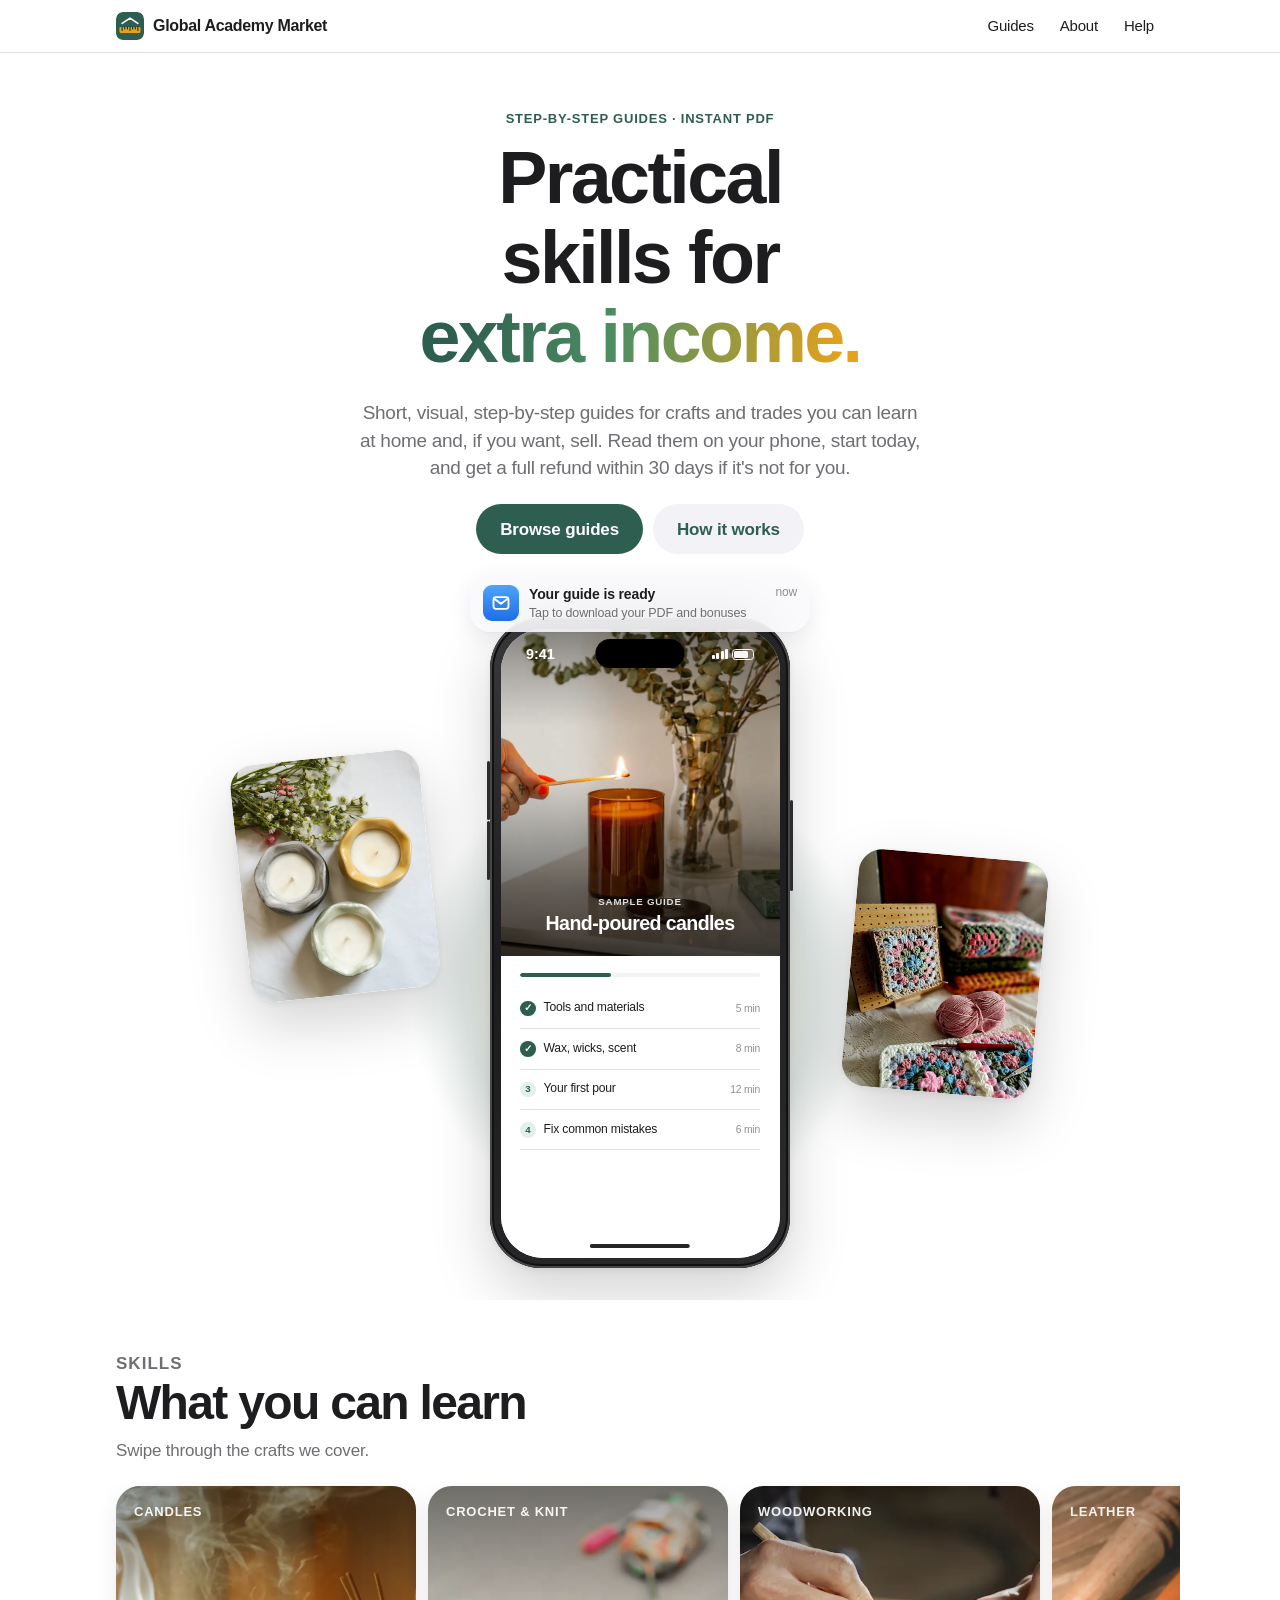
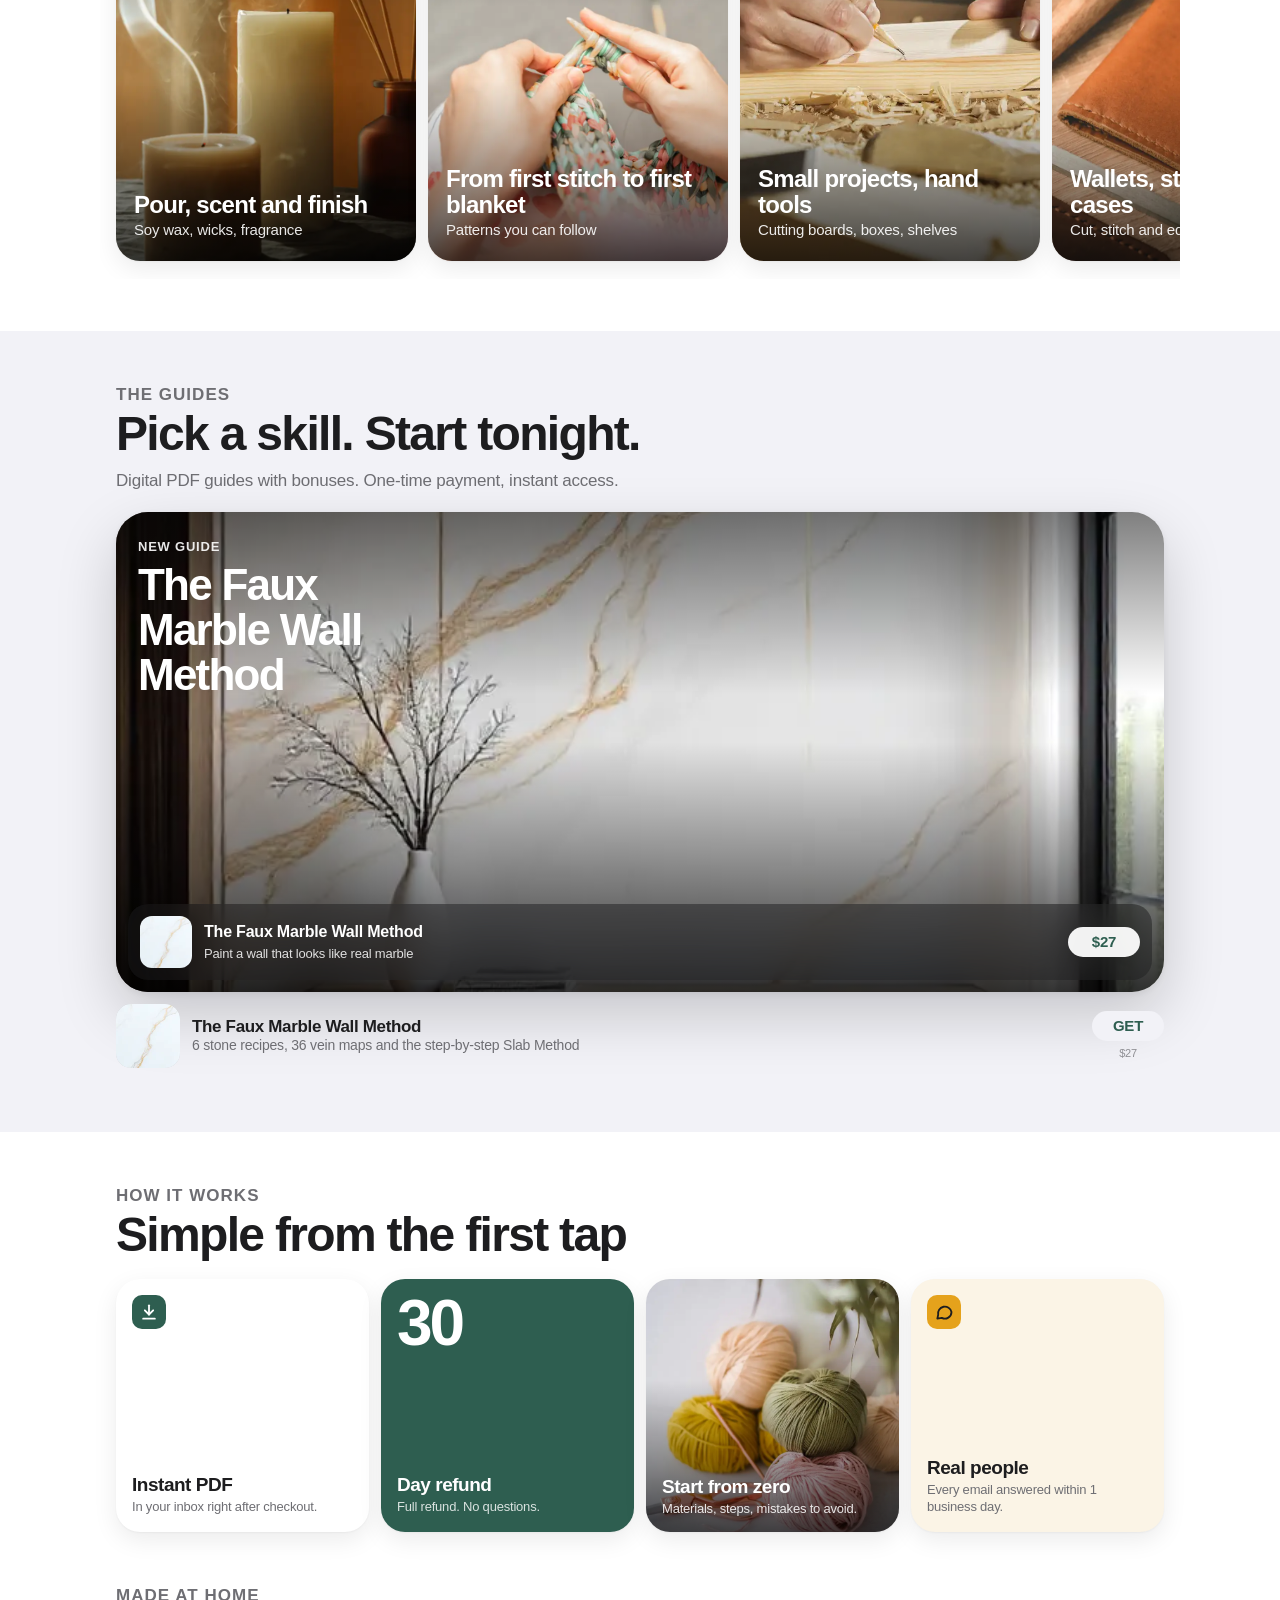
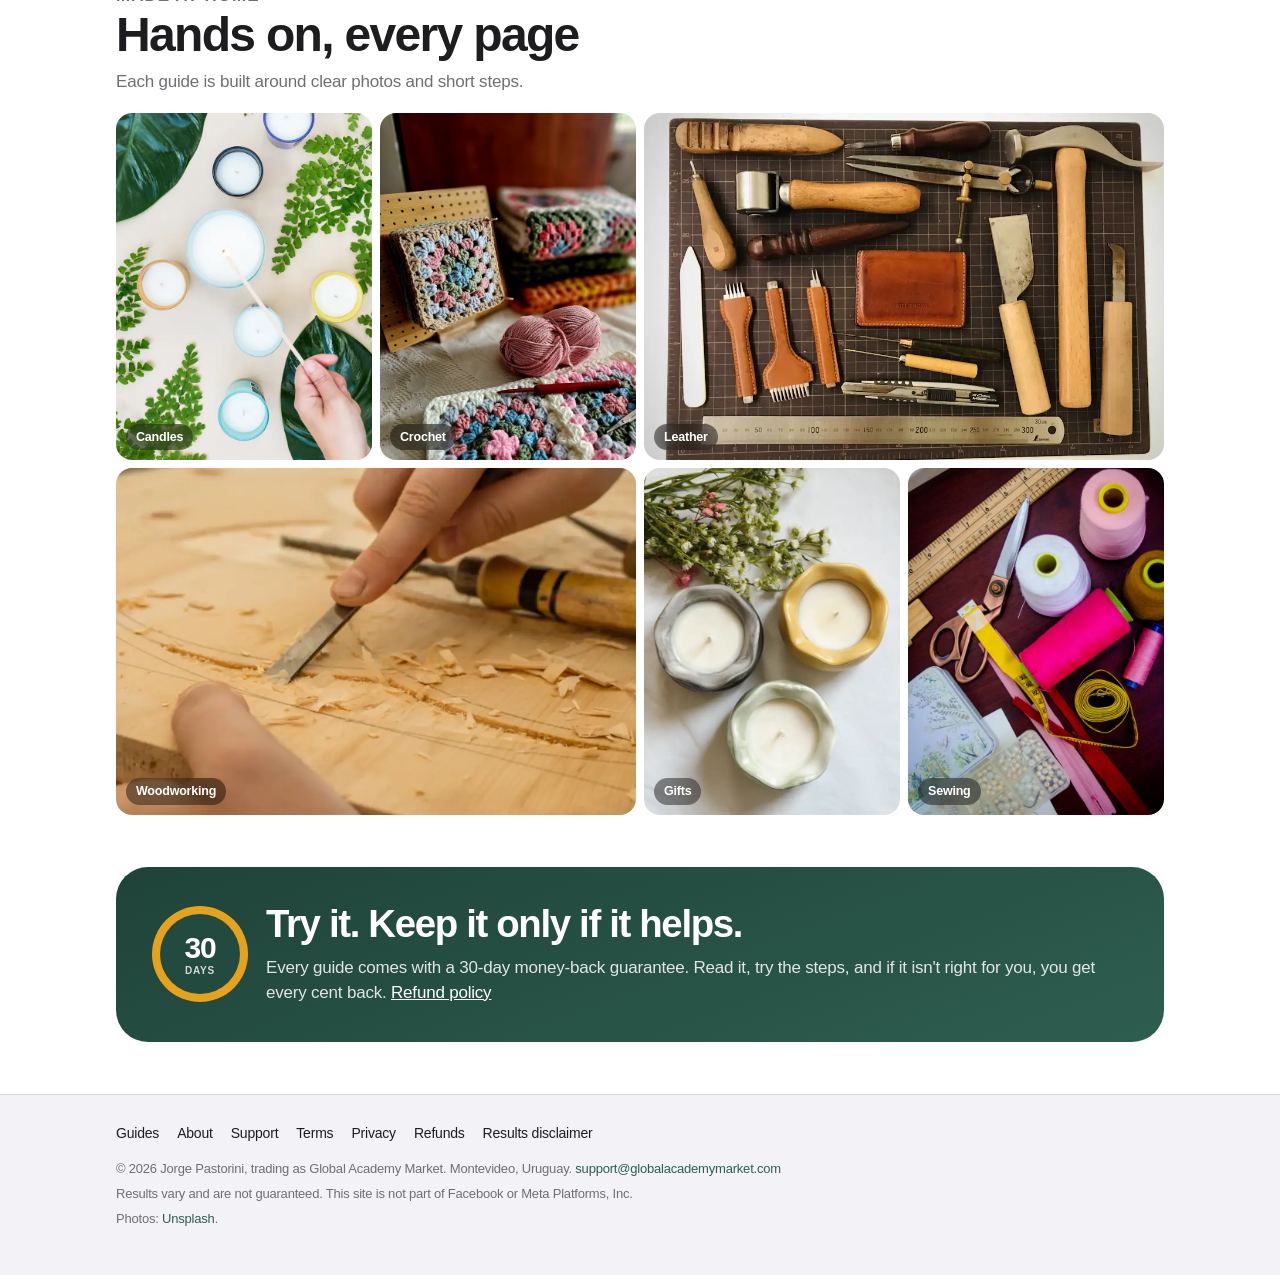
<file: index.html>
<!doctype html>
<html lang="en">
<head>
  <meta charset="utf-8">
  <meta name="viewport" content="width=device-width, initial-scale=1, viewport-fit=cover">
  <title>Global Academy Market — practical skills for extra income</title>
  <meta name="description" content="Short, visual, step-by-step PDF guides for crafts you can learn at home. Instant access and a 30-day money-back guarantee.">
  <link rel="canonical" href="https://globalacademymarket.com/">
  <meta property="og:title" content="Global Academy Market — practical skills for extra income">
  <meta property="og:description" content="Short, visual, step-by-step PDF guides for crafts you can learn at home. Instant access and a 30-day money-back guarantee.">
  <meta property="og:type" content="website">
  <meta property="og:url" content="https://globalacademymarket.com/">
  <meta property="og:image" content="https://globalacademymarket.com/assets/img/craft-table.webp">
  <meta name="theme-color" content="#FFFFFF">
  <link rel="icon" href="/assets/mark.svg" type="image/svg+xml">
  <link rel="apple-touch-icon" href="/assets/mark.svg">
  <link rel="stylesheet" href="/assets/site.css">
  <!-- Meta Pixel (GAM Pixel 2196998741214080): PageView on every page. Hotmart fires InitiateCheckout and Purchase. -->
  <script>
  !function(f,b,e,v,n,t,s){if(f.fbq)return;n=f.fbq=function(){n.callMethod?
  n.callMethod.apply(n,arguments):n.queue.push(arguments)};if(!f._fbq)f._fbq=n;
  n.push=n;n.loaded=!0;n.version='2.0';n.queue=[];t=b.createElement(e);t.async=!0;
  t.src=v;s=b.getElementsByTagName(e)[0];s.parentNode.insertBefore(t,s)}(window,
  document,'script','https://connect.facebook.net/en_US/fbevents.js');
  fbq('init', '2196998741214080');
  fbq('track', 'PageView');
  </script>
  <noscript><img height="1" width="1" style="display:none" alt=""
  src="https://www.facebook.com/tr?id=2196998741214080&ev=PageView&noscript=1"></noscript>
  <!-- End Meta Pixel -->
</head>
<body>
  <a class="skip" href="#main">Skip to content</a>
  <header class="nav">
    <div class="wrap">
      <a class="brand" href="/"><img src="/assets/mark.svg" alt="" width="28" height="28">Global Academy Market</a>
      <nav class="nav-links" aria-label="Main">
        <a class="hide-sm" href="/#guides">Guides</a>
        <a href="/about/">About</a>
        <a href="/support/">Help</a>
      </nav>
    </div>
  </header>

  <main id="main">
    <section class="hero">
      <div class="wrap">
        <p class="eyebrow">Step-by-step guides · Instant PDF</p>
        <h1>Practical skills for <span class="grad">extra income.</span></h1>
        <p class="lede">Short, visual, step-by-step guides for crafts and trades you can learn at home and, if you want, sell. Read them on your phone, start today, and get a full refund within 30 days if it's not for you.</p>
        <div class="ctas">
          <a class="btn btn-tint" href="#guides">Browse guides</a>
          <a class="btn btn-soft" href="#how">How it works</a>
        </div>
        <div class="hero-stage">
          <div class="notif" aria-hidden="true">
            <span class="ico"><svg viewBox="0 0 24 24" fill="none" stroke="currentColor" stroke-width="2.2" stroke-linecap="round" stroke-linejoin="round"><rect x="3" y="5" width="18" height="14" rx="3"/><path d="m4 7 8 6 8-6"/></svg></span>
            <span><strong>Your guide is ready</strong><small>Tap to download your PDF and bonuses</small></span>
            <span class="when">now</span>
          </div>
          <div class="side-photo l"><img src="/assets/img/candle-trio.webp" alt="" width="720" height="900"></div>
          <div class="side-photo r"><img src="/assets/img/crochet-squares.webp" alt="" width="720" height="900"></div>
          <div class="iphone" role="img" aria-label="Example of a guide open on an iPhone">
            <div class="screen">
              <span class="island"></span>
              <div class="status"><span>9:41</span><span class="icons"><span class="bars"><i></i><i></i><i></i><i></i></span><span class="batt"></span></span></div>
              <div class="reader">
                <div class="reader-cover">
                  <img src="/assets/img/candle-light.webp" alt="" width="720" height="900" fetchpriority="high">
                  <div class="meta"><span>Sample guide</span><strong>Hand-poured candles</strong></div>
                </div>
                <div class="reader-body">
                  <div class="reader-progress"><i></i></div>
                  <div class="reader-row done"><b>✓</b>Tools and materials<em>5 min</em></div>
                  <div class="reader-row done"><b>✓</b>Wax, wicks, scent<em>8 min</em></div>
                  <div class="reader-row"><b>3</b>Your first pour<em>12 min</em></div>
                  <div class="reader-row"><b>4</b>Fix common mistakes<em>6 min</em></div>
                </div>
              </div>
              <span class="home-indicator"></span>
            </div>
          </div>
        </div>
      </div>
    </section>

    <section class="section" id="skills">
      <div class="wrap">
        <div class="section-head">
          <p class="eyebrow">Skills</p>
          <h2>What you can learn</h2>
          <p>Swipe through the crafts we cover.</p>
        </div>
        <div class="rail">
          <a class="story" href="#guides"><img src="/assets/img/candle-pillar.webp" alt="" loading="lazy" width="720" height="900"><span class="top">Candles</span><span class="bottom"><strong>Pour, scent and finish</strong><span>Soy wax, wicks, fragrance</span></span></a>
          <a class="story" href="#guides"><img src="/assets/img/crochet-hands.webp" alt="" loading="lazy" width="720" height="900"><span class="top">Crochet & knit</span><span class="bottom"><strong>From first stitch to first blanket</strong><span>Patterns you can follow</span></span></a>
          <a class="story" href="#guides"><img src="/assets/img/wood-plane.webp" alt="" loading="lazy" width="720" height="900"><span class="top">Woodworking</span><span class="bottom"><strong>Small projects, hand tools</strong><span>Cutting boards, boxes, shelves</span></span></a>
          <a class="story" href="#guides"><img src="/assets/img/leather-wallet.webp" alt="" loading="lazy" width="720" height="900"><span class="top">Leather</span><span class="bottom"><strong>Wallets, straps and cases</strong><span>Cut, stitch and edge</span></span></a>
          <a class="story" href="#guides"><img src="/assets/img/sew-threads.webp" alt="" loading="lazy" width="720" height="900"><span class="top">Sewing</span><span class="bottom"><strong>Mend, alter and make</strong><span>Machine and hand sewing</span></span></a>
          <a class="story" href="#guides"><img src="/assets/img/soap-bars.webp" alt="" loading="lazy" width="720" height="900"><span class="top">Soap</span><span class="bottom"><strong>Bars you can gift or sell</strong><span>Melt-and-pour to cold process</span></span></a>
        </div>
      </div>
    </section>

    <section class="section section-gray" id="guides">
      <div class="wrap">
        <div class="section-head">
          <p class="eyebrow">The guides</p>
          <h2>Pick a skill. Start tonight.</h2>
          <p>Digital PDF guides with bonuses. One-time payment, instant access.</p>
        </div>

        <!--
        FEATURED GUIDE (newest). Copy, fill and delete the "coming soon" card below:
        <a class="today" href="/guides/[slug]/">
          <img src="/guides/[slug]/hero.webp" alt="" width="720" height="900">
          <div class="top"><span>New guide</span><strong>[Guide title]</strong></div>
          <div class="glass-bar">
            <img src="/guides/[slug]/icon.webp" alt="">
            <div><b>[Guide title]</b><small>[One line: the result]</small></div>
            <span class="pill-get">$27</span>
          </div>
        </a>

        CATALOG LIST (one row per guide):
        <ul class="app-list">
          <li class="app-row">
            <img class="icon" src="/guides/[slug]/icon.webp" alt="" width="64" height="64">
            <div><h3><a href="/guides/[slug]/">[Guide title]</a></h3><p>[One line: the result]</p></div>
            <div><a class="pill-get" href="/guides/[slug]/">GET</a><span class="price-tag">$27</span></div>
          </li>
        </ul>
        -->

        <a class="today" href="/guides/faux-marble-walls/">
          <img src="/guides/faux-marble-walls/hero.webp" alt="Illustration of a marble-look accent wall" loading="lazy" width="720" height="900">
          <div class="top"><span>New guide</span><strong>The Faux Marble Wall Method</strong></div>
          <div class="glass-bar">
            <img src="/guides/faux-marble-walls/icon.webp" alt="">
            <div><b>The Faux Marble Wall Method</b><small>Paint a wall that looks like real marble</small></div>
            <span class="pill-get">$27</span>
          </div>
        </a>

        <ul class="app-list">
          <li class="app-row">
            <img class="icon" src="/guides/faux-marble-walls/icon.webp" alt="" width="64" height="64">
            <div><h3><a href="/guides/faux-marble-walls/">The Faux Marble Wall Method</a></h3><p>6 stone recipes, 36 vein maps and the step-by-step Slab Method</p></div>
            <div><a class="pill-get" href="/guides/faux-marble-walls/">GET</a><span class="price-tag">$27</span></div>
          </li>
        </ul>
      </div>
    </section>

    <section class="section" id="how">
      <div class="wrap">
        <div class="section-head">
          <p class="eyebrow">How it works</p>
          <h2>Simple from the first tap</h2>
        </div>
        <div class="widgets">
          <div class="widget">
            <span class="w-icon"><svg viewBox="0 0 24 24" fill="none" stroke="currentColor" stroke-width="2.2" stroke-linecap="round" stroke-linejoin="round"><path d="M12 4v11"/><path d="m7 10 5 5 5-5"/><path d="M5 20h14"/></svg></span>
            <div><strong>Instant PDF</strong><small>In your inbox right after checkout.</small></div>
          </div>
          <div class="widget big-num">
            <span class="num">30</span>
            <div><strong>Day refund</strong><small>Full refund. No questions.</small></div>
          </div>
          <div class="widget photo">
            <img src="/assets/img/crochet-yarn.webp" alt="" loading="lazy" width="720" height="900">
            <div class="cap"><strong>Start from zero</strong><small>Materials, steps, mistakes to avoid.</small></div>
          </div>
          <div class="widget cream">
            <span class="w-icon"><svg viewBox="0 0 24 24" fill="none" stroke="currentColor" stroke-width="2.2" stroke-linecap="round" stroke-linejoin="round"><path d="M21 12a8 8 0 0 1-11.6 7.1L4 20l1-4.6A8 8 0 1 1 21 12Z"/></svg></span>
            <div><strong>Real people</strong><small>Every email answered within 1 business day.</small></div>
          </div>
        </div>
      </div>
    </section>

    <section class="section" style="padding-top:0">
      <div class="wrap">
        <div class="section-head">
          <p class="eyebrow">Made at home</p>
          <h2>Hands on, every page</h2>
          <p>Each guide is built around clear photos and short steps.</p>
        </div>
        <div class="mosaic">
          <figure><img src="/assets/img/candle-flatlay.webp" alt="Candles in jars on a table" loading="lazy" width="720" height="900"><figcaption>Candles</figcaption></figure>
          <figure><img src="/assets/img/crochet-squares.webp" alt="Crochet squares and yarn" loading="lazy" width="720" height="900"><figcaption>Crochet</figcaption></figure>
          <figure class="wide"><img src="/assets/img/leather-tools.webp" alt="Leather working tools laid out" loading="lazy" width="900" height="600"><figcaption>Leather</figcaption></figure>
          <figure class="wide"><img src="/assets/img/wood-chisel.webp" alt="Carving wood with a chisel" loading="lazy" width="900" height="600"><figcaption>Woodworking</figcaption></figure>
          <figure><img src="/assets/img/candle-trio.webp" alt="Three candles in ceramic holders" loading="lazy" width="720" height="900"><figcaption>Gifts</figcaption></figure>
          <figure><img src="/assets/img/sew-threads.webp" alt="Sewing threads, scissors and tape" loading="lazy" width="720" height="900"><figcaption>Sewing</figcaption></figure>
        </div>
      </div>
    </section>

    <section class="section" style="padding-top:0">
      <div class="wrap">
        <div class="promise">
          <div class="ring"><div><span><b>30</b><small>days</small></span></div></div>
          <div>
            <h2>Try it. Keep it only if it helps.</h2>
            <p>Every guide comes with a 30-day money-back guarantee. Read it, try the steps, and if it isn't right for you, you get every cent back. <a href="/refunds/">Refund policy</a></p>
          </div>
        </div>
      </div>
    </section>
  </main>

  <footer class="footer">
    <div class="wrap">
      <ul class="links">
        <li><a href="/#guides">Guides</a></li>
        <li><a href="/about/">About</a></li>
        <li><a href="/support/">Support</a></li>
        <li><a href="/terms/">Terms</a></li>
        <li><a href="/privacy/">Privacy</a></li>
        <li><a href="/refunds/">Refunds</a></li>
        <li><a href="/disclaimer/">Results disclaimer</a></li>
      </ul>
      <p>© 2026 Jorge Pastorini, trading as Global Academy Market. Montevideo, Uruguay. <a href="mailto:support@globalacademymarket.com">support@globalacademymarket.com</a></p>
      <p>Results vary and are not guaranteed. This site is not part of Facebook or Meta Platforms, Inc.</p>
      <p>Photos: <a href="https://unsplash.com/license">Unsplash</a>.</p>
    </div>
  </footer>
</body>
</html>
</file>
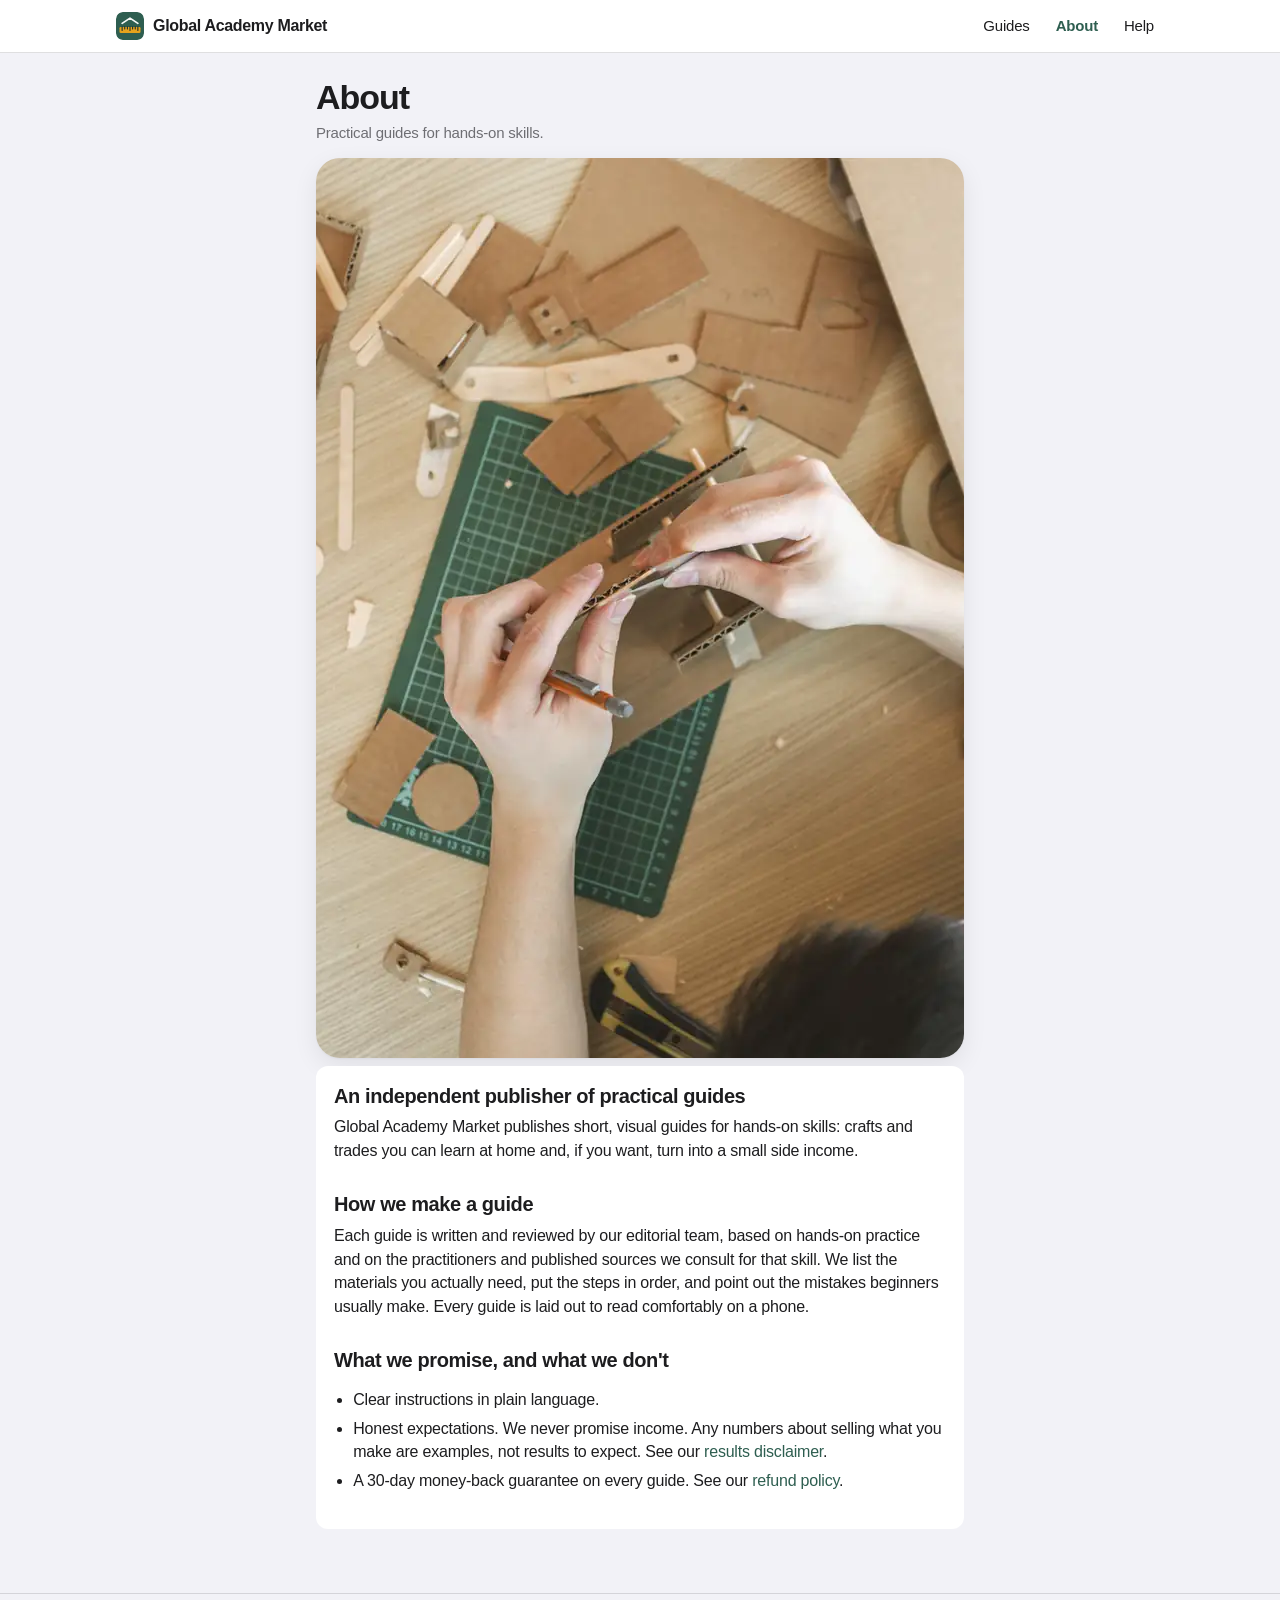
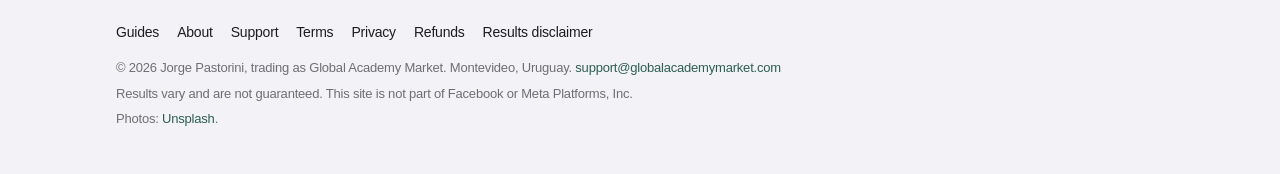
<file: about/index.html>
<!doctype html>
<html lang="en">
<head>
  <meta charset="utf-8">
  <meta name="viewport" content="width=device-width, initial-scale=1, viewport-fit=cover">
  <title>About — Global Academy Market</title>
  <meta name="description" content="Global Academy Market is an independent publisher of practical guides for hands-on skills.">
  <link rel="canonical" href="https://globalacademymarket.com/about/">
  <meta property="og:title" content="About — Global Academy Market">
  <meta property="og:description" content="Global Academy Market is an independent publisher of practical guides for hands-on skills.">
  <meta property="og:type" content="website">
  <meta property="og:url" content="https://globalacademymarket.com/about/">
  <meta property="og:image" content="https://globalacademymarket.com/assets/img/craft-table.webp">
  <meta name="theme-color" content="#FFFFFF">
  <link rel="icon" href="/assets/mark.svg" type="image/svg+xml">
  <link rel="apple-touch-icon" href="/assets/mark.svg">
  <link rel="stylesheet" href="/assets/site.css">
  <!-- Meta Pixel (GAM Pixel 2196998741214080): PageView on every page. Hotmart fires InitiateCheckout and Purchase. -->
  <script>
  !function(f,b,e,v,n,t,s){if(f.fbq)return;n=f.fbq=function(){n.callMethod?
  n.callMethod.apply(n,arguments):n.queue.push(arguments)};if(!f._fbq)f._fbq=n;
  n.push=n;n.loaded=!0;n.version='2.0';n.queue=[];t=b.createElement(e);t.async=!0;
  t.src=v;s=b.getElementsByTagName(e)[0];s.parentNode.insertBefore(t,s)}(window,
  document,'script','https://connect.facebook.net/en_US/fbevents.js');
  fbq('init', '2196998741214080');
  fbq('track', 'PageView');
  </script>
  <noscript><img height="1" width="1" style="display:none" alt=""
  src="https://www.facebook.com/tr?id=2196998741214080&ev=PageView&noscript=1"></noscript>
  <!-- End Meta Pixel -->
</head>
<body>
  <a class="skip" href="#main">Skip to content</a>
  <header class="nav">
    <div class="wrap">
      <a class="brand" href="/"><img src="/assets/mark.svg" alt="" width="28" height="28">Global Academy Market</a>
      <nav class="nav-links" aria-label="Main">
        <a class="hide-sm" href="/#guides">Guides</a>
        <a href="/about/" aria-current="page">About</a>
        <a href="/support/">Help</a>
      </nav>
    </div>
  </header>

  <main class="page" id="main">
    <div class="narrow">
      <div class="large-title"><h1>About</h1><p>Practical guides for hands-on skills.</p></div>

      <div class="page-hero-img"><img src="/assets/img/craft-table.webp" alt="" width="720" height="900" style="aspect-ratio:4/3"></div>
      <article class="doc">
        <h2>An independent publisher of practical guides</h2>
        <p>Global Academy Market publishes short, visual guides for hands-on skills: crafts and trades you can learn at home and, if you want, turn into a small side income.</p>
        <h2>How we make a guide</h2>
        <p>Each guide is written and reviewed by our editorial team, based on hands-on practice and on the practitioners and published sources we consult for that skill. We list the materials you actually need, put the steps in order, and point out the mistakes beginners usually make. Every guide is laid out to read comfortably on a phone.</p>
        <h2>What we promise, and what we don't</h2>
        <ul>
          <li>Clear instructions in plain language.</li>
          <li>Honest expectations. We never promise income. Any numbers about selling what you make are examples, not results to expect. See our <a href="/disclaimer/">results disclaimer</a>.</li>
          <li>A 30-day money-back guarantee on every guide. See our <a href="/refunds/">refund policy</a>.</li>
        </ul>
      </article>

    </div>
  </main>

  <footer class="footer">
    <div class="wrap">
      <ul class="links">
        <li><a href="/#guides">Guides</a></li>
        <li><a href="/about/">About</a></li>
        <li><a href="/support/">Support</a></li>
        <li><a href="/terms/">Terms</a></li>
        <li><a href="/privacy/">Privacy</a></li>
        <li><a href="/refunds/">Refunds</a></li>
        <li><a href="/disclaimer/">Results disclaimer</a></li>
      </ul>
      <p>© 2026 Jorge Pastorini, trading as Global Academy Market. Montevideo, Uruguay. <a href="mailto:support@globalacademymarket.com">support@globalacademymarket.com</a></p>
      <p>Results vary and are not guaranteed. This site is not part of Facebook or Meta Platforms, Inc.</p>
      <p>Photos: <a href="https://unsplash.com/license">Unsplash</a>.</p>
    </div>
  </footer>
</body>
</html>
</file>
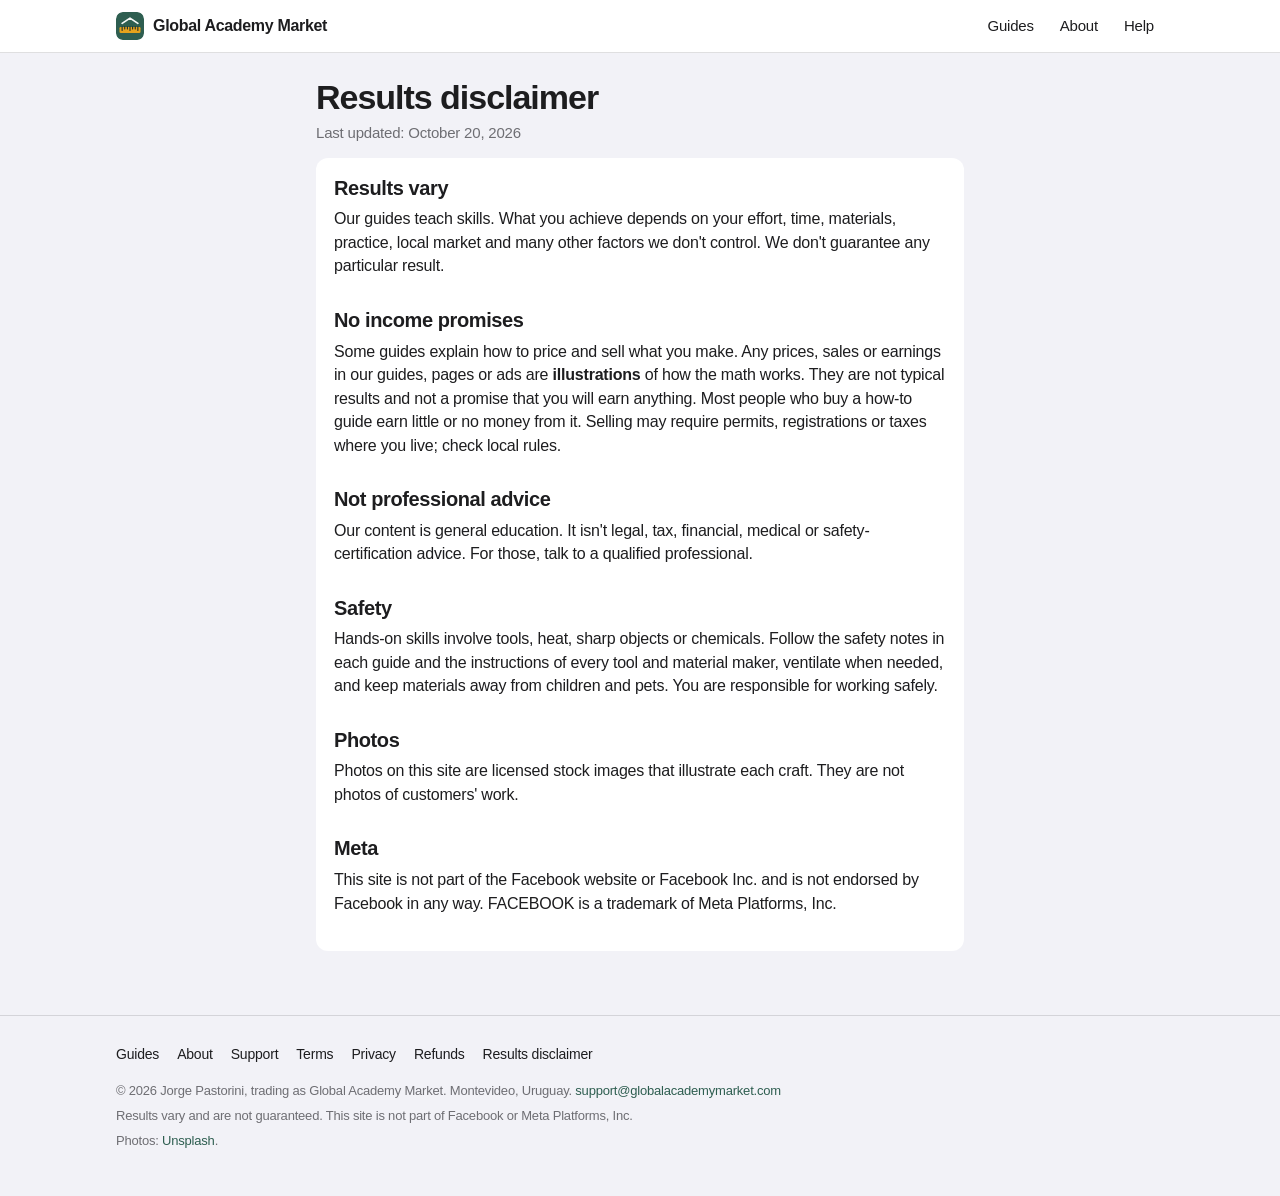
<file: disclaimer/index.html>
<!doctype html>
<html lang="en">
<head>
  <meta charset="utf-8">
  <meta name="viewport" content="width=device-width, initial-scale=1, viewport-fit=cover">
  <title>Results disclaimer — Global Academy Market</title>
  <meta name="description" content="Results vary. Income examples are illustrations, not promises.">
  <link rel="canonical" href="https://globalacademymarket.com/disclaimer/">
  <meta property="og:title" content="Results disclaimer — Global Academy Market">
  <meta property="og:description" content="Results vary. Income examples are illustrations, not promises.">
  <meta property="og:type" content="website">
  <meta property="og:url" content="https://globalacademymarket.com/disclaimer/">
  <meta property="og:image" content="https://globalacademymarket.com/assets/img/craft-table.webp">
  <meta name="theme-color" content="#FFFFFF">
  <link rel="icon" href="/assets/mark.svg" type="image/svg+xml">
  <link rel="apple-touch-icon" href="/assets/mark.svg">
  <link rel="stylesheet" href="/assets/site.css">
  <!-- Meta Pixel (GAM Pixel 2196998741214080): PageView on every page. Hotmart fires InitiateCheckout and Purchase. -->
  <script>
  !function(f,b,e,v,n,t,s){if(f.fbq)return;n=f.fbq=function(){n.callMethod?
  n.callMethod.apply(n,arguments):n.queue.push(arguments)};if(!f._fbq)f._fbq=n;
  n.push=n;n.loaded=!0;n.version='2.0';n.queue=[];t=b.createElement(e);t.async=!0;
  t.src=v;s=b.getElementsByTagName(e)[0];s.parentNode.insertBefore(t,s)}(window,
  document,'script','https://connect.facebook.net/en_US/fbevents.js');
  fbq('init', '2196998741214080');
  fbq('track', 'PageView');
  </script>
  <noscript><img height="1" width="1" style="display:none" alt=""
  src="https://www.facebook.com/tr?id=2196998741214080&ev=PageView&noscript=1"></noscript>
  <!-- End Meta Pixel -->
</head>
<body>
  <a class="skip" href="#main">Skip to content</a>
  <header class="nav">
    <div class="wrap">
      <a class="brand" href="/"><img src="/assets/mark.svg" alt="" width="28" height="28">Global Academy Market</a>
      <nav class="nav-links" aria-label="Main">
        <a class="hide-sm" href="/#guides">Guides</a>
        <a href="/about/">About</a>
        <a href="/support/">Help</a>
      </nav>
    </div>
  </header>

  <main class="page" id="main">
    <div class="narrow">
      <div class="large-title"><h1>Results disclaimer</h1><p>Last updated: October 20, 2026</p></div>
      
      <article class="doc">

        <h2>Results vary</h2>
        <p>Our guides teach skills. What you achieve depends on your effort, time, materials, practice, local market and many other factors we don't control. We don't guarantee any particular result.</p>
        <h2>No income promises</h2>
        <p>Some guides explain how to price and sell what you make. Any prices, sales or earnings in our guides, pages or ads are <strong>illustrations</strong> of how the math works. They are not typical results and not a promise that you will earn anything. Most people who buy a how-to guide earn little or no money from it. Selling may require permits, registrations or taxes where you live; check local rules.</p>
        <h2>Not professional advice</h2>
        <p>Our content is general education. It isn't legal, tax, financial, medical or safety-certification advice. For those, talk to a qualified professional.</p>
        <h2>Safety</h2>
        <p>Hands-on skills involve tools, heat, sharp objects or chemicals. Follow the safety notes in each guide and the instructions of every tool and material maker, ventilate when needed, and keep materials away from children and pets. You are responsible for working safely.</p>
        <h2>Photos</h2>
        <p>Photos on this site are licensed stock images that illustrate each craft. They are not photos of customers' work.</p>
        <h2>Meta</h2>
        <p>This site is not part of the Facebook website or Facebook Inc. and is not endorsed by Facebook in any way. FACEBOOK is a trademark of Meta Platforms, Inc.</p>
      </article>
    </div>
  </main>

  <footer class="footer">
    <div class="wrap">
      <ul class="links">
        <li><a href="/#guides">Guides</a></li>
        <li><a href="/about/">About</a></li>
        <li><a href="/support/">Support</a></li>
        <li><a href="/terms/">Terms</a></li>
        <li><a href="/privacy/">Privacy</a></li>
        <li><a href="/refunds/">Refunds</a></li>
        <li><a href="/disclaimer/">Results disclaimer</a></li>
      </ul>
      <p>© 2026 Jorge Pastorini, trading as Global Academy Market. Montevideo, Uruguay. <a href="mailto:support@globalacademymarket.com">support@globalacademymarket.com</a></p>
      <p>Results vary and are not guaranteed. This site is not part of Facebook or Meta Platforms, Inc.</p>
      <p>Photos: <a href="https://unsplash.com/license">Unsplash</a>.</p>
    </div>
  </footer>
</body>
</html>
</file>
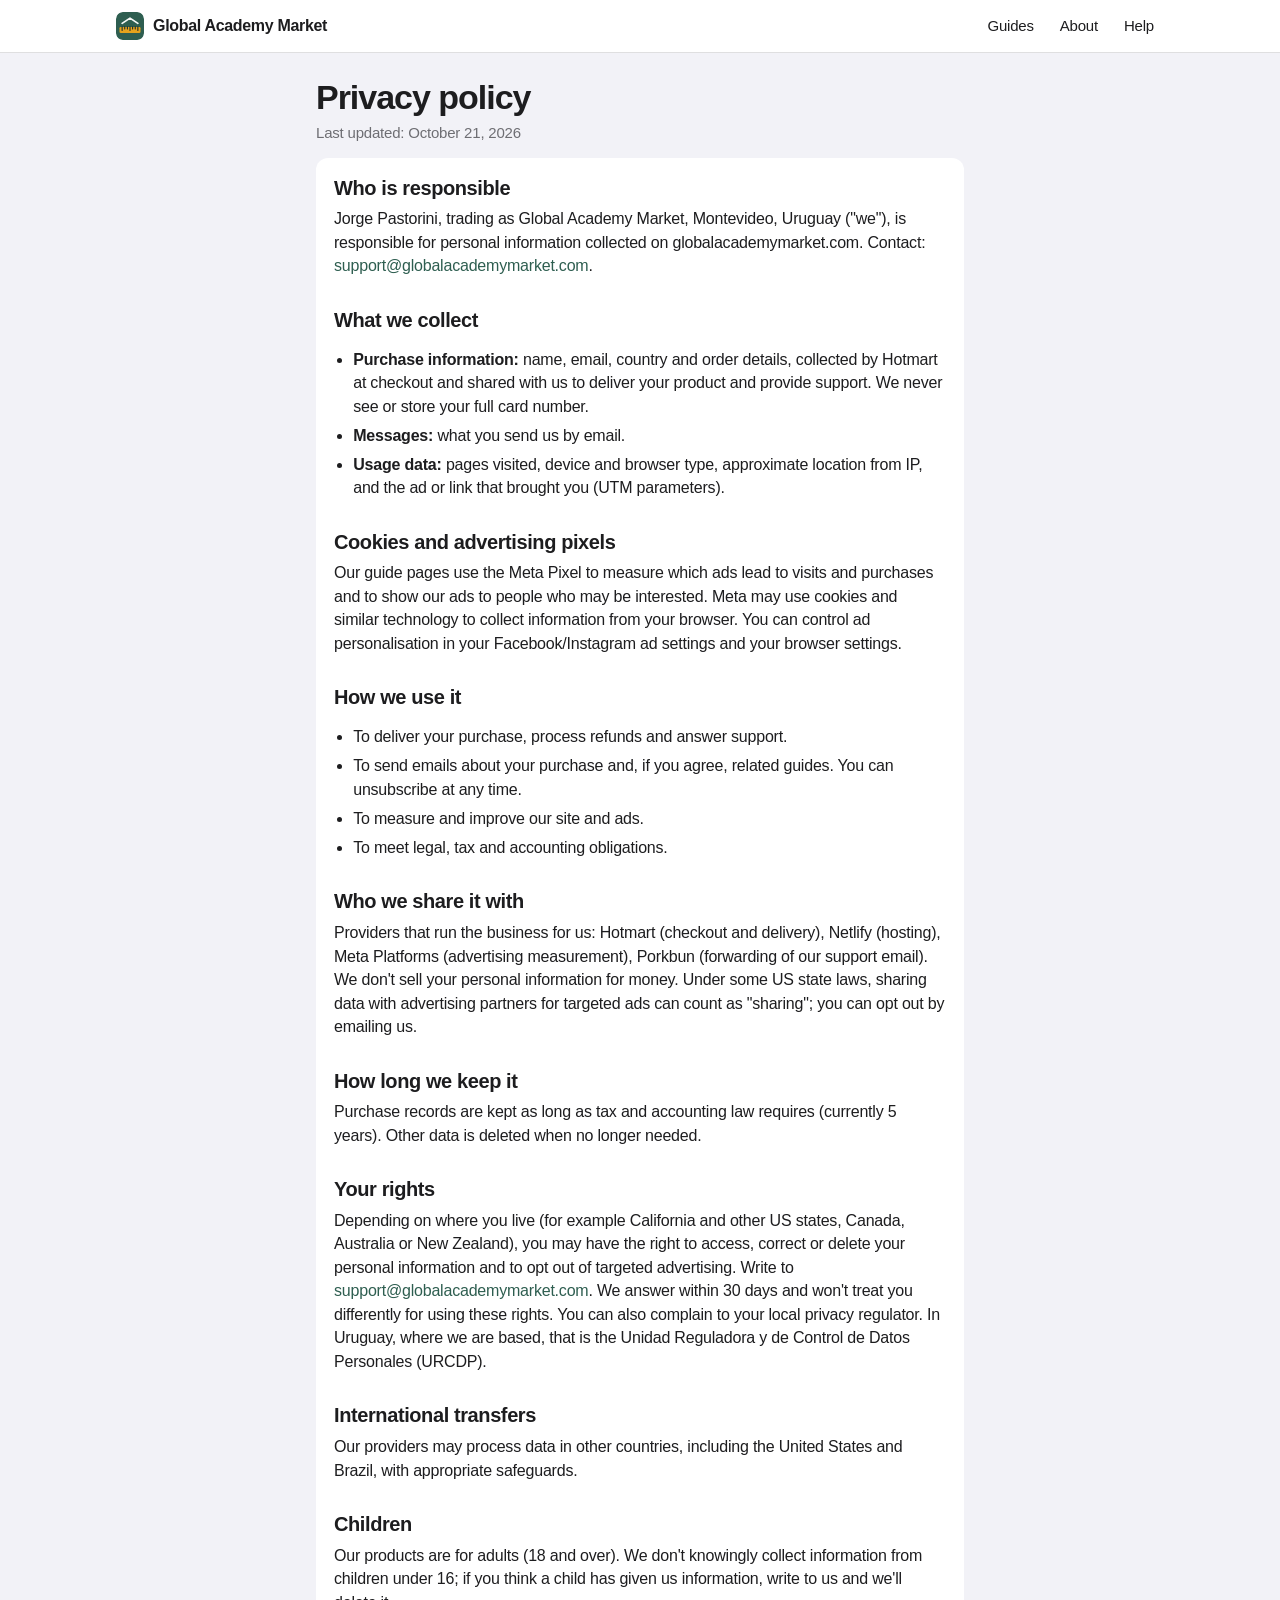
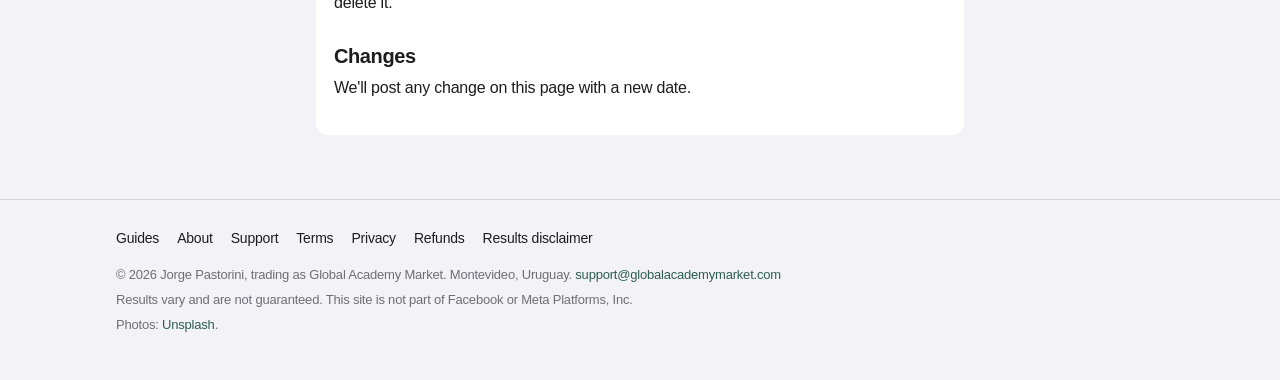
<file: privacy/index.html>
<!doctype html>
<html lang="en">
<head>
  <meta charset="utf-8">
  <meta name="viewport" content="width=device-width, initial-scale=1, viewport-fit=cover">
  <title>Privacy policy — Global Academy Market</title>
  <meta name="description" content="How Global Academy Market collects and uses personal information.">
  <link rel="canonical" href="https://globalacademymarket.com/privacy/">
  <meta property="og:title" content="Privacy policy — Global Academy Market">
  <meta property="og:description" content="How Global Academy Market collects and uses personal information.">
  <meta property="og:type" content="website">
  <meta property="og:url" content="https://globalacademymarket.com/privacy/">
  <meta property="og:image" content="https://globalacademymarket.com/assets/img/craft-table.webp">
  <meta name="theme-color" content="#FFFFFF">
  <link rel="icon" href="/assets/mark.svg" type="image/svg+xml">
  <link rel="apple-touch-icon" href="/assets/mark.svg">
  <link rel="stylesheet" href="/assets/site.css">
  <!-- Meta Pixel (GAM Pixel 2196998741214080): PageView on every page. Hotmart fires InitiateCheckout and Purchase. -->
  <script>
  !function(f,b,e,v,n,t,s){if(f.fbq)return;n=f.fbq=function(){n.callMethod?
  n.callMethod.apply(n,arguments):n.queue.push(arguments)};if(!f._fbq)f._fbq=n;
  n.push=n;n.loaded=!0;n.version='2.0';n.queue=[];t=b.createElement(e);t.async=!0;
  t.src=v;s=b.getElementsByTagName(e)[0];s.parentNode.insertBefore(t,s)}(window,
  document,'script','https://connect.facebook.net/en_US/fbevents.js');
  fbq('init', '2196998741214080');
  fbq('track', 'PageView');
  </script>
  <noscript><img height="1" width="1" style="display:none" alt=""
  src="https://www.facebook.com/tr?id=2196998741214080&ev=PageView&noscript=1"></noscript>
  <!-- End Meta Pixel -->
</head>
<body>
  <a class="skip" href="#main">Skip to content</a>
  <header class="nav">
    <div class="wrap">
      <a class="brand" href="/"><img src="/assets/mark.svg" alt="" width="28" height="28">Global Academy Market</a>
      <nav class="nav-links" aria-label="Main">
        <a class="hide-sm" href="/#guides">Guides</a>
        <a href="/about/">About</a>
        <a href="/support/">Help</a>
      </nav>
    </div>
  </header>

  <main class="page" id="main">
    <div class="narrow">
      <div class="large-title"><h1>Privacy policy</h1><p>Last updated: October 21, 2026</p></div>
      <article class="doc">

        <h2>Who is responsible</h2>
        <p>Jorge Pastorini, trading as Global Academy Market, Montevideo, Uruguay ("we"), is responsible for personal information collected on globalacademymarket.com. Contact: <a href="mailto:support@globalacademymarket.com">support@globalacademymarket.com</a>.</p>
        <h2>What we collect</h2>
        <ul>
          <li><strong>Purchase information:</strong> name, email, country and order details, collected by Hotmart at checkout and shared with us to deliver your product and provide support. We never see or store your full card number.</li>
          <li><strong>Messages:</strong> what you send us by email.</li>
          <li><strong>Usage data:</strong> pages visited, device and browser type, approximate location from IP, and the ad or link that brought you (UTM parameters).</li>
        </ul>
        <h2>Cookies and advertising pixels</h2>
        <p>Our guide pages use the Meta Pixel to measure which ads lead to visits and purchases and to show our ads to people who may be interested. Meta may use cookies and similar technology to collect information from your browser. You can control ad personalisation in your Facebook/Instagram ad settings and your browser settings.</p>
        <h2>How we use it</h2>
        <ul>
          <li>To deliver your purchase, process refunds and answer support.</li>
          <li>To send emails about your purchase and, if you agree, related guides. You can unsubscribe at any time.</li>
          <li>To measure and improve our site and ads.</li>
          <li>To meet legal, tax and accounting obligations.</li>
        </ul>
        <h2>Who we share it with</h2>
        <p>Providers that run the business for us: Hotmart (checkout and delivery), Netlify (hosting), Meta Platforms (advertising measurement), Porkbun (forwarding of our support email). We don't sell your personal information for money. Under some US state laws, sharing data with advertising partners for targeted ads can count as "sharing"; you can opt out by emailing us.</p>
        <h2>How long we keep it</h2>
        <p>Purchase records are kept as long as tax and accounting law requires (currently 5 years). Other data is deleted when no longer needed.</p>
        <h2>Your rights</h2>
        <p>Depending on where you live (for example California and other US states, Canada, Australia or New Zealand), you may have the right to access, correct or delete your personal information and to opt out of targeted advertising. Write to <a href="mailto:support@globalacademymarket.com">support@globalacademymarket.com</a>. We answer within 30 days and won't treat you differently for using these rights. You can also complain to your local privacy regulator. In Uruguay, where we are based, that is the Unidad Reguladora y de Control de Datos Personales (URCDP).</p>
        <h2>International transfers</h2>
        <p>Our providers may process data in other countries, including the United States and Brazil, with appropriate safeguards.</p>
        <h2>Children</h2>
        <p>Our products are for adults (18 and over). We don't knowingly collect information from children under 16; if you think a child has given us information, write to us and we'll delete it.</p>
        <h2>Changes</h2>
        <p>We'll post any change on this page with a new date.</p>
      </article>
    </div>
  </main>

  <footer class="footer">
    <div class="wrap">
      <ul class="links">
        <li><a href="/#guides">Guides</a></li>
        <li><a href="/about/">About</a></li>
        <li><a href="/support/">Support</a></li>
        <li><a href="/terms/">Terms</a></li>
        <li><a href="/privacy/">Privacy</a></li>
        <li><a href="/refunds/">Refunds</a></li>
        <li><a href="/disclaimer/">Results disclaimer</a></li>
      </ul>
      <p>© 2026 Jorge Pastorini, trading as Global Academy Market. Montevideo, Uruguay. <a href="mailto:support@globalacademymarket.com">support@globalacademymarket.com</a></p>
      <p>Results vary and are not guaranteed. This site is not part of Facebook or Meta Platforms, Inc.</p>
      <p>Photos: <a href="https://unsplash.com/license">Unsplash</a>.</p>
    </div>
  </footer>
</body>
</html>
</file>
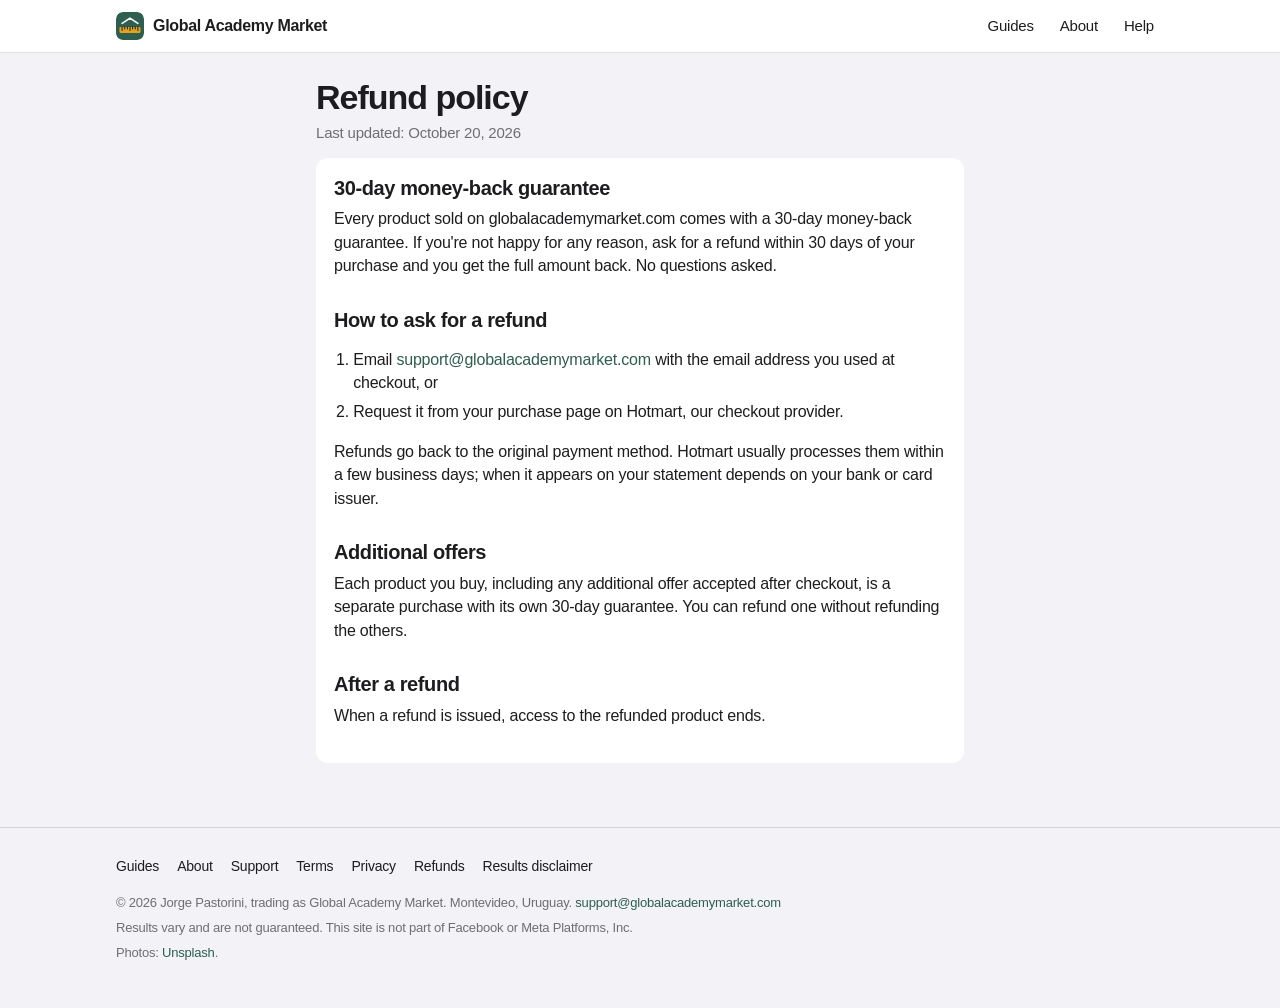
<file: refunds/index.html>
<!doctype html>
<html lang="en">
<head>
  <meta charset="utf-8">
  <meta name="viewport" content="width=device-width, initial-scale=1, viewport-fit=cover">
  <title>Refund policy — Global Academy Market</title>
  <meta name="description" content="30-day money-back guarantee on every guide.">
  <link rel="canonical" href="https://globalacademymarket.com/refunds/">
  <meta property="og:title" content="Refund policy — Global Academy Market">
  <meta property="og:description" content="30-day money-back guarantee on every guide.">
  <meta property="og:type" content="website">
  <meta property="og:url" content="https://globalacademymarket.com/refunds/">
  <meta property="og:image" content="https://globalacademymarket.com/assets/img/craft-table.webp">
  <meta name="theme-color" content="#FFFFFF">
  <link rel="icon" href="/assets/mark.svg" type="image/svg+xml">
  <link rel="apple-touch-icon" href="/assets/mark.svg">
  <link rel="stylesheet" href="/assets/site.css">
  <!-- Meta Pixel (GAM Pixel 2196998741214080): PageView on every page. Hotmart fires InitiateCheckout and Purchase. -->
  <script>
  !function(f,b,e,v,n,t,s){if(f.fbq)return;n=f.fbq=function(){n.callMethod?
  n.callMethod.apply(n,arguments):n.queue.push(arguments)};if(!f._fbq)f._fbq=n;
  n.push=n;n.loaded=!0;n.version='2.0';n.queue=[];t=b.createElement(e);t.async=!0;
  t.src=v;s=b.getElementsByTagName(e)[0];s.parentNode.insertBefore(t,s)}(window,
  document,'script','https://connect.facebook.net/en_US/fbevents.js');
  fbq('init', '2196998741214080');
  fbq('track', 'PageView');
  </script>
  <noscript><img height="1" width="1" style="display:none" alt=""
  src="https://www.facebook.com/tr?id=2196998741214080&ev=PageView&noscript=1"></noscript>
  <!-- End Meta Pixel -->
</head>
<body>
  <a class="skip" href="#main">Skip to content</a>
  <header class="nav">
    <div class="wrap">
      <a class="brand" href="/"><img src="/assets/mark.svg" alt="" width="28" height="28">Global Academy Market</a>
      <nav class="nav-links" aria-label="Main">
        <a class="hide-sm" href="/#guides">Guides</a>
        <a href="/about/">About</a>
        <a href="/support/">Help</a>
      </nav>
    </div>
  </header>

  <main class="page" id="main">
    <div class="narrow">
      <div class="large-title"><h1>Refund policy</h1><p>Last updated: October 20, 2026</p></div>
      
      <article class="doc">

        <h2>30-day money-back guarantee</h2>
        <p>Every product sold on globalacademymarket.com comes with a 30-day money-back guarantee. If you're not happy for any reason, ask for a refund within 30 days of your purchase and you get the full amount back. No questions asked.</p>
        <h2>How to ask for a refund</h2>
        <ol>
          <li>Email <a href="mailto:support@globalacademymarket.com">support@globalacademymarket.com</a> with the email address you used at checkout, or</li>
          <li>Request it from your purchase page on Hotmart, our checkout provider.</li>
        </ol>
        <p>Refunds go back to the original payment method. Hotmart usually processes them within a few business days; when it appears on your statement depends on your bank or card issuer.</p>
        <h2>Additional offers</h2>
        <p>Each product you buy, including any additional offer accepted after checkout, is a separate purchase with its own 30-day guarantee. You can refund one without refunding the others.</p>
        <h2>After a refund</h2>
        <p>When a refund is issued, access to the refunded product ends.</p>
      </article>
    </div>
  </main>

  <footer class="footer">
    <div class="wrap">
      <ul class="links">
        <li><a href="/#guides">Guides</a></li>
        <li><a href="/about/">About</a></li>
        <li><a href="/support/">Support</a></li>
        <li><a href="/terms/">Terms</a></li>
        <li><a href="/privacy/">Privacy</a></li>
        <li><a href="/refunds/">Refunds</a></li>
        <li><a href="/disclaimer/">Results disclaimer</a></li>
      </ul>
      <p>© 2026 Jorge Pastorini, trading as Global Academy Market. Montevideo, Uruguay. <a href="mailto:support@globalacademymarket.com">support@globalacademymarket.com</a></p>
      <p>Results vary and are not guaranteed. This site is not part of Facebook or Meta Platforms, Inc.</p>
      <p>Photos: <a href="https://unsplash.com/license">Unsplash</a>.</p>
    </div>
  </footer>
</body>
</html>
</file>
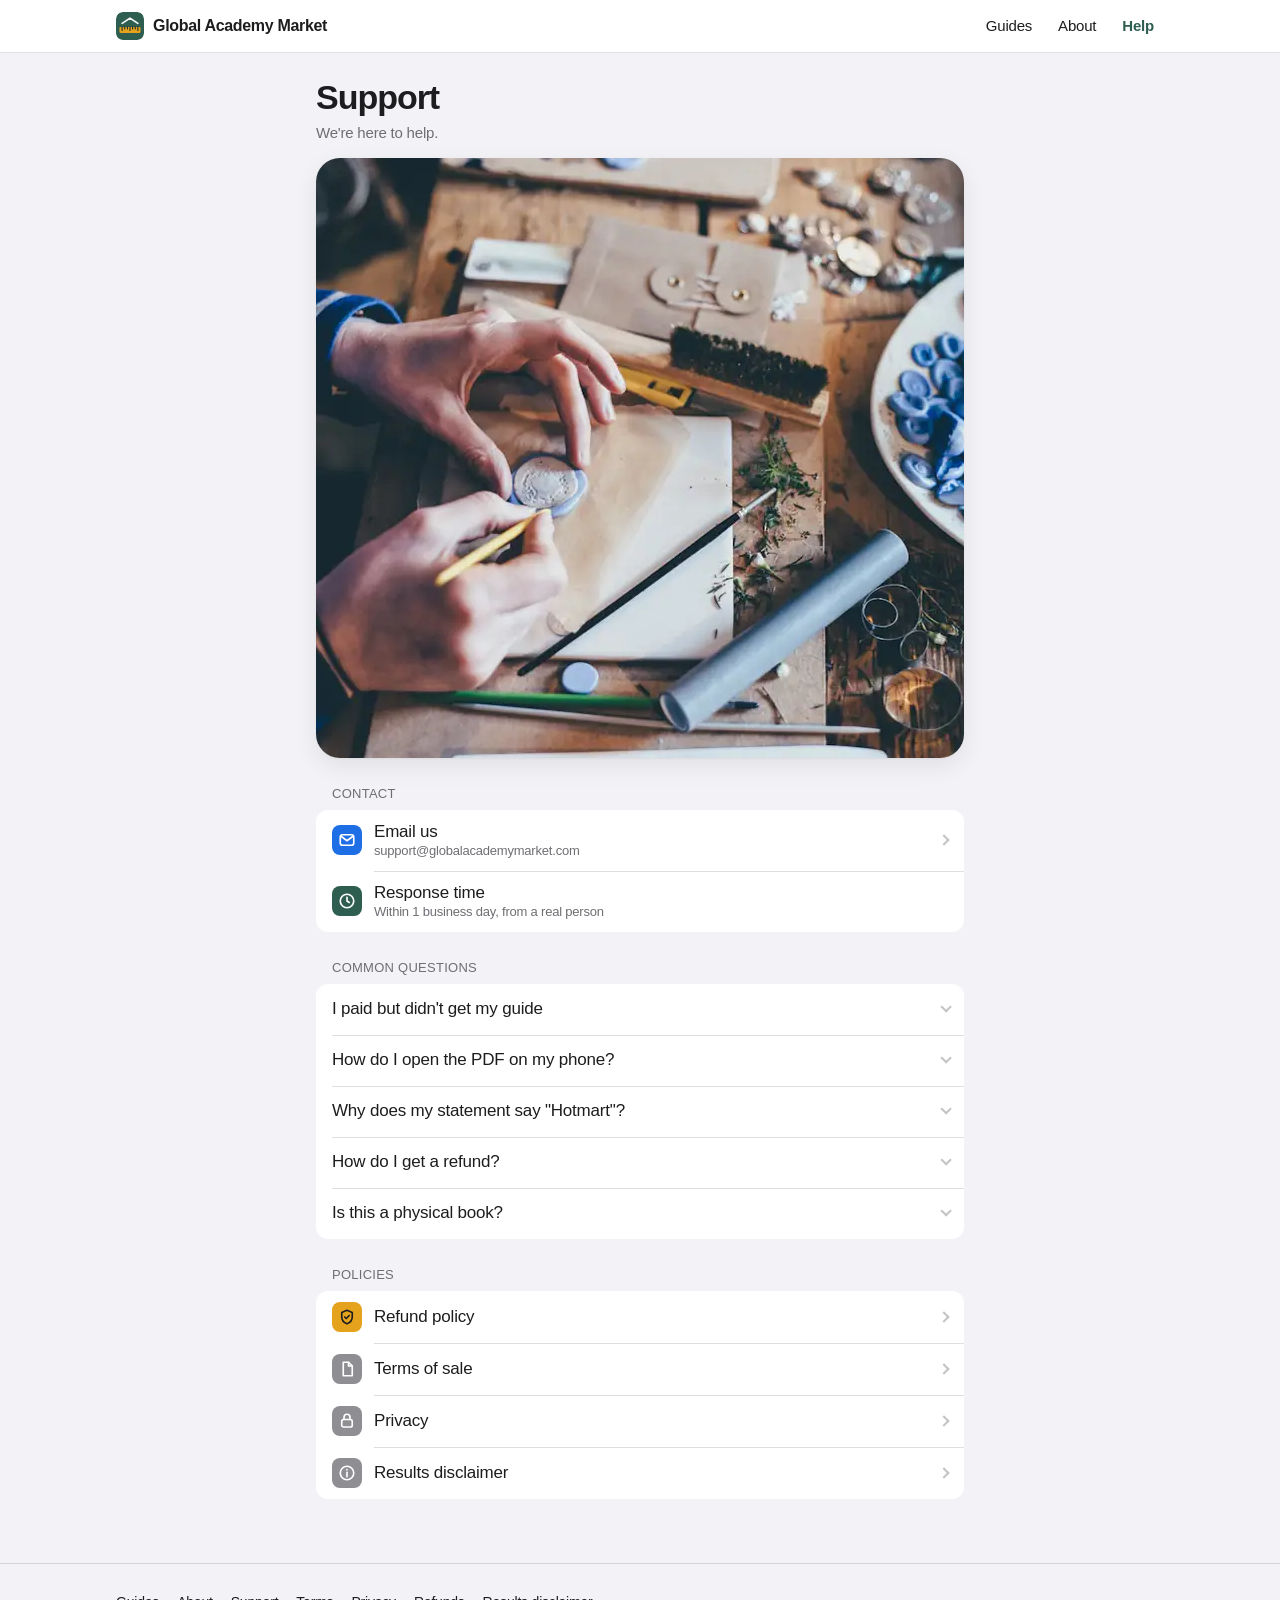
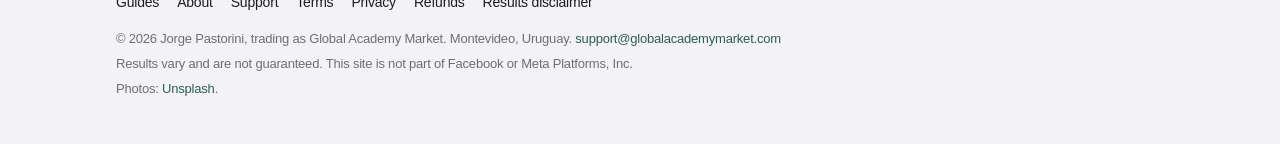
<file: support/index.html>
<!doctype html>
<html lang="en">
<head>
  <meta charset="utf-8">
  <meta name="viewport" content="width=device-width, initial-scale=1, viewport-fit=cover">
  <title>Support — Global Academy Market</title>
  <meta name="description" content="Help with your guide: access, downloads, refunds and contact.">
  <link rel="canonical" href="https://globalacademymarket.com/support/">
  <meta property="og:title" content="Support — Global Academy Market">
  <meta property="og:description" content="Help with your guide: access, downloads, refunds and contact.">
  <meta property="og:type" content="website">
  <meta property="og:url" content="https://globalacademymarket.com/support/">
  <meta property="og:image" content="https://globalacademymarket.com/assets/img/craft-table.webp">
  <meta name="theme-color" content="#FFFFFF">
  <link rel="icon" href="/assets/mark.svg" type="image/svg+xml">
  <link rel="apple-touch-icon" href="/assets/mark.svg">
  <link rel="stylesheet" href="/assets/site.css">
  <!-- Meta Pixel (GAM Pixel 2196998741214080): PageView on every page. Hotmart fires InitiateCheckout and Purchase. -->
  <script>
  !function(f,b,e,v,n,t,s){if(f.fbq)return;n=f.fbq=function(){n.callMethod?
  n.callMethod.apply(n,arguments):n.queue.push(arguments)};if(!f._fbq)f._fbq=n;
  n.push=n;n.loaded=!0;n.version='2.0';n.queue=[];t=b.createElement(e);t.async=!0;
  t.src=v;s=b.getElementsByTagName(e)[0];s.parentNode.insertBefore(t,s)}(window,
  document,'script','https://connect.facebook.net/en_US/fbevents.js');
  fbq('init', '2196998741214080');
  fbq('track', 'PageView');
  </script>
  <noscript><img height="1" width="1" style="display:none" alt=""
  src="https://www.facebook.com/tr?id=2196998741214080&ev=PageView&noscript=1"></noscript>
  <!-- End Meta Pixel -->
</head>
<body>
  <a class="skip" href="#main">Skip to content</a>
  <header class="nav">
    <div class="wrap">
      <a class="brand" href="/"><img src="/assets/mark.svg" alt="" width="28" height="28">Global Academy Market</a>
      <nav class="nav-links" aria-label="Main">
        <a class="hide-sm" href="/#guides">Guides</a>
        <a href="/about/">About</a>
        <a href="/support/" aria-current="page">Help</a>
      </nav>
    </div>
  </header>

  <main class="page" id="main">
    <div class="narrow">
      <div class="large-title"><h1>Support</h1><p>We're here to help.</p></div>

      <div class="page-hero-img"><img src="/assets/img/craft-studio.webp" alt="" width="900" height="600"></div>
      <p class="group-label">Contact</p>
      <div class="group">
        <a class="cell" href="mailto:support@globalacademymarket.com"><span class="ico blue"><svg viewBox="0 0 24 24" fill="none" stroke="currentColor" stroke-width="2.2" stroke-linecap="round" stroke-linejoin="round"><rect x="3" y="5" width="18" height="14" rx="3"/><path d="m4 7 8 6 8-6"/></svg></span><span class="txt">Email us<small>support@globalacademymarket.com</small></span></a>
        <div class="cell"><span class="ico"><svg viewBox="0 0 24 24" fill="none" stroke="currentColor" stroke-width="2.2" stroke-linecap="round"><circle cx="12" cy="12" r="9"/><path d="M12 7v5l3 2"/></svg></span><span class="txt">Response time<small>Within 1 business day, from a real person</small></span></div>
      </div>
      <p class="group-label">Common questions</p>
      <div class="group plain">
        <details><summary>I paid but didn't get my guide</summary><div><p>Your access email is sent by Hotmart, our checkout provider, right after payment. Check spam or promotions and search for "Hotmart". Not there after 15 minutes? Email us with the address you used at checkout and we'll send your access.</p></div></details>
        <details><summary>How do I open the PDF on my phone?</summary><div><p>Tap the download link in the email. On iPhone it opens in Safari; tap Share → Save to Files or Books to keep it. On Android it opens in your PDF viewer. You can also print it.</p></div></details>
        <details><summary>Why does my statement say "Hotmart"?</summary><div><p>Payments are processed by Hotmart, so your card statement may show "Hotmart" instead of our name.</p></div></details>
        <details><summary>How do I get a refund?</summary><div><p>Ask within 30 days of purchase, by email or from your Hotmart purchase page. You get the full amount back. See the <a href="/refunds/">refund policy</a>.</p></div></details>
        <details><summary>Is this a physical book?</summary><div><p>No. Our guides are digital PDFs with digital bonuses. Nothing is shipped.</p></div></details>
      </div>
      <p class="group-label">Policies</p>
      <div class="group">
        <a class="cell" href="/refunds/"><span class="ico orange"><svg viewBox="0 0 24 24" fill="none" stroke="currentColor" stroke-width="2.2" stroke-linecap="round" stroke-linejoin="round"><path d="M12 3 5 6v6c0 4.5 3 7.5 7 9 4-1.5 7-4.5 7-9V6z"/><path d="m9 12 2 2 4-4"/></svg></span><span class="txt">Refund policy</span></a>
        <a class="cell" href="/terms/"><span class="ico gray"><svg viewBox="0 0 24 24" fill="none" stroke="currentColor" stroke-width="2.2" stroke-linecap="round" stroke-linejoin="round"><path d="M7 3h7l5 5v13H7z"/><path d="M14 3v5h5"/></svg></span><span class="txt">Terms of sale</span></a>
        <a class="cell" href="/privacy/"><span class="ico gray"><svg viewBox="0 0 24 24" fill="none" stroke="currentColor" stroke-width="2.2" stroke-linecap="round"><rect x="5" y="10" width="14" height="10" rx="2.5"/><path d="M8 10V7a4 4 0 0 1 8 0v3"/></svg></span><span class="txt">Privacy</span></a>
        <a class="cell" href="/disclaimer/"><span class="ico gray"><svg viewBox="0 0 24 24" fill="none" stroke="currentColor" stroke-width="2.2" stroke-linecap="round"><circle cx="12" cy="12" r="9"/><path d="M12 11v6M12 7.5v.5"/></svg></span><span class="txt">Results disclaimer</span></a>
      </div>

    </div>
  </main>

  <footer class="footer">
    <div class="wrap">
      <ul class="links">
        <li><a href="/#guides">Guides</a></li>
        <li><a href="/about/">About</a></li>
        <li><a href="/support/">Support</a></li>
        <li><a href="/terms/">Terms</a></li>
        <li><a href="/privacy/">Privacy</a></li>
        <li><a href="/refunds/">Refunds</a></li>
        <li><a href="/disclaimer/">Results disclaimer</a></li>
      </ul>
      <p>© 2026 Jorge Pastorini, trading as Global Academy Market. Montevideo, Uruguay. <a href="mailto:support@globalacademymarket.com">support@globalacademymarket.com</a></p>
      <p>Results vary and are not guaranteed. This site is not part of Facebook or Meta Platforms, Inc.</p>
      <p>Photos: <a href="https://unsplash.com/license">Unsplash</a>.</p>
    </div>
  </footer>
</body>
</html>
</file>
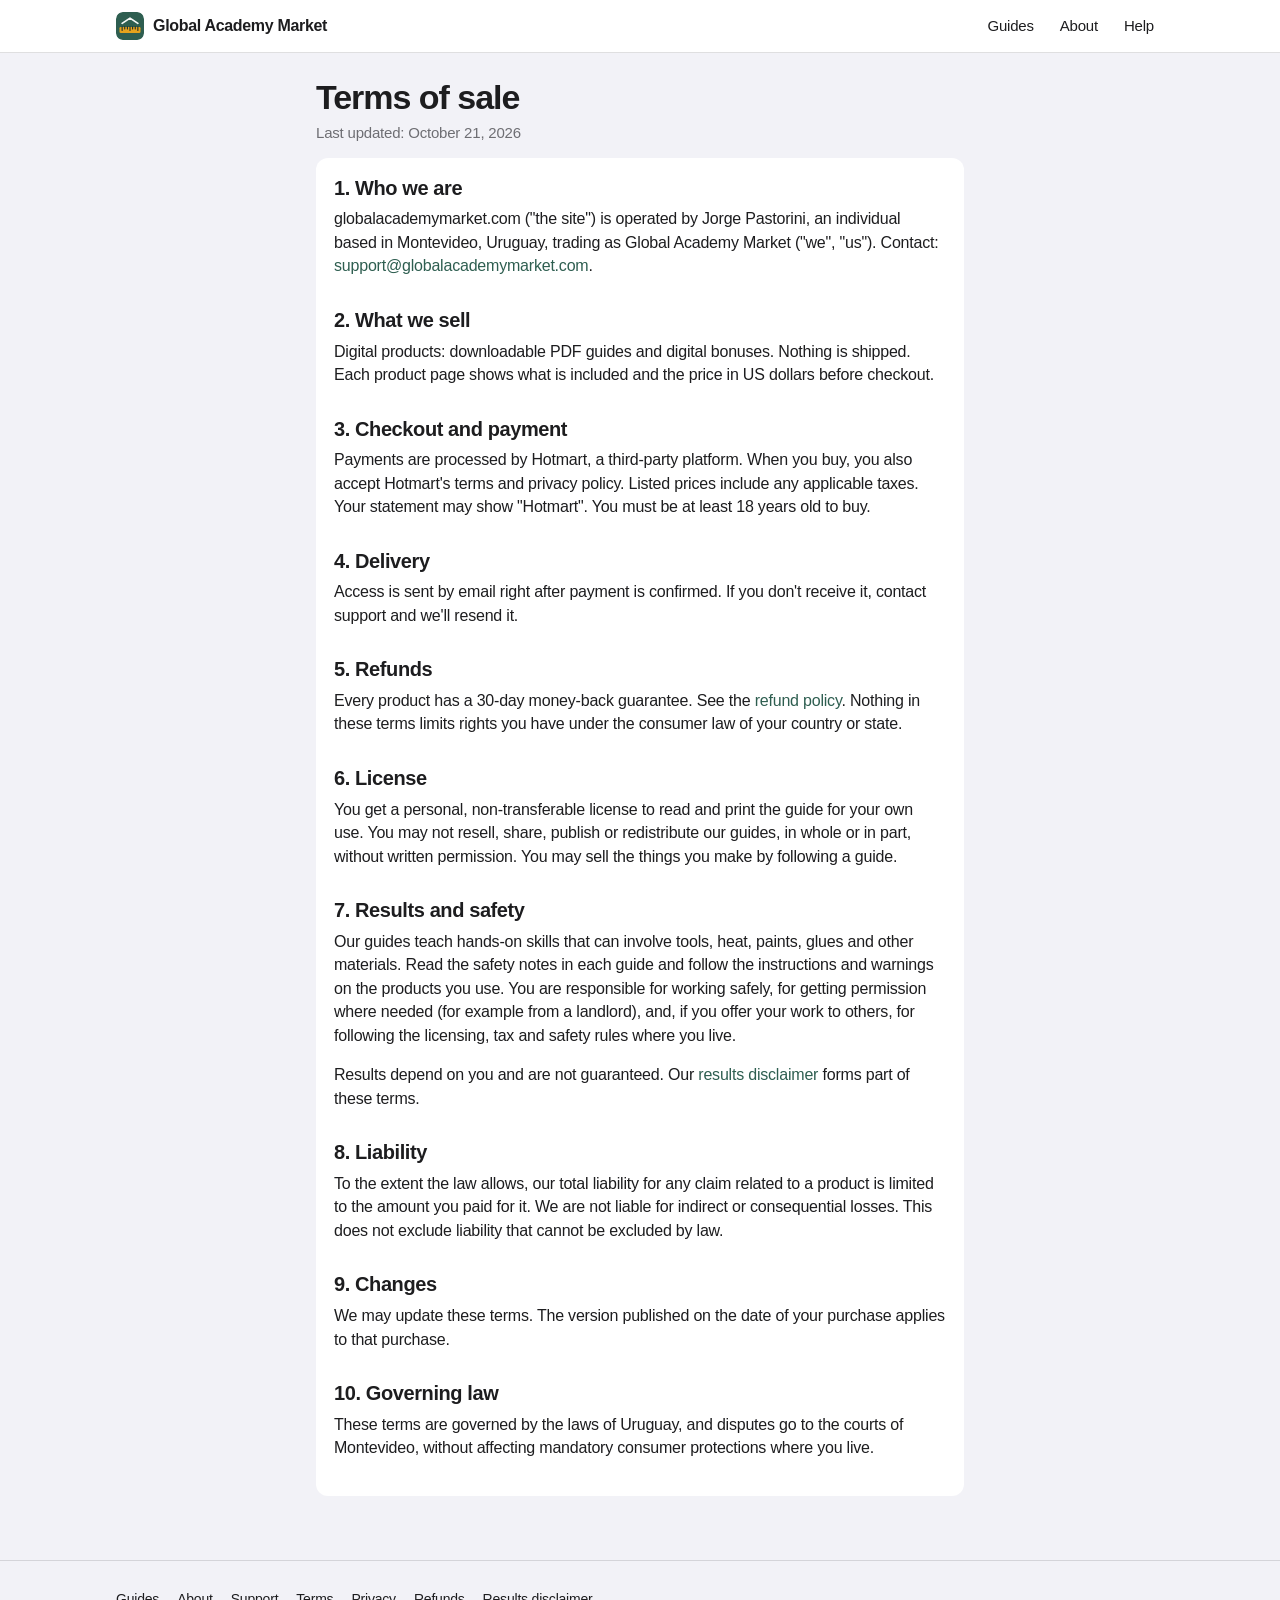
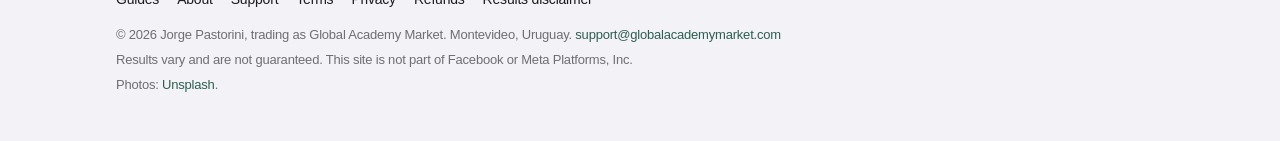
<file: terms/index.html>
<!doctype html>
<html lang="en">
<head>
  <meta charset="utf-8">
  <meta name="viewport" content="width=device-width, initial-scale=1, viewport-fit=cover">
  <title>Terms of sale — Global Academy Market</title>
  <meta name="description" content="Terms for using globalacademymarket.com and buying our digital guides.">
  <link rel="canonical" href="https://globalacademymarket.com/terms/">
  <meta property="og:title" content="Terms of sale — Global Academy Market">
  <meta property="og:description" content="Terms for using globalacademymarket.com and buying our digital guides.">
  <meta property="og:type" content="website">
  <meta property="og:url" content="https://globalacademymarket.com/terms/">
  <meta property="og:image" content="https://globalacademymarket.com/assets/img/craft-table.webp">
  <meta name="theme-color" content="#FFFFFF">
  <link rel="icon" href="/assets/mark.svg" type="image/svg+xml">
  <link rel="apple-touch-icon" href="/assets/mark.svg">
  <link rel="stylesheet" href="/assets/site.css">
  <!-- Meta Pixel (GAM Pixel 2196998741214080): PageView on every page. Hotmart fires InitiateCheckout and Purchase. -->
  <script>
  !function(f,b,e,v,n,t,s){if(f.fbq)return;n=f.fbq=function(){n.callMethod?
  n.callMethod.apply(n,arguments):n.queue.push(arguments)};if(!f._fbq)f._fbq=n;
  n.push=n;n.loaded=!0;n.version='2.0';n.queue=[];t=b.createElement(e);t.async=!0;
  t.src=v;s=b.getElementsByTagName(e)[0];s.parentNode.insertBefore(t,s)}(window,
  document,'script','https://connect.facebook.net/en_US/fbevents.js');
  fbq('init', '2196998741214080');
  fbq('track', 'PageView');
  </script>
  <noscript><img height="1" width="1" style="display:none" alt=""
  src="https://www.facebook.com/tr?id=2196998741214080&ev=PageView&noscript=1"></noscript>
  <!-- End Meta Pixel -->
</head>
<body>
  <a class="skip" href="#main">Skip to content</a>
  <header class="nav">
    <div class="wrap">
      <a class="brand" href="/"><img src="/assets/mark.svg" alt="" width="28" height="28">Global Academy Market</a>
      <nav class="nav-links" aria-label="Main">
        <a class="hide-sm" href="/#guides">Guides</a>
        <a href="/about/">About</a>
        <a href="/support/">Help</a>
      </nav>
    </div>
  </header>

  <main class="page" id="main">
    <div class="narrow">
      <div class="large-title"><h1>Terms of sale</h1><p>Last updated: October 21, 2026</p></div>
      <article class="doc">

        <h2>1. Who we are</h2>
        <p>globalacademymarket.com ("the site") is operated by Jorge Pastorini, an individual based in Montevideo, Uruguay, trading as Global Academy Market ("we", "us"). Contact: <a href="mailto:support@globalacademymarket.com">support@globalacademymarket.com</a>.</p>
        <h2>2. What we sell</h2>
        <p>Digital products: downloadable PDF guides and digital bonuses. Nothing is shipped. Each product page shows what is included and the price in US dollars before checkout.</p>
        <h2>3. Checkout and payment</h2>
        <p>Payments are processed by Hotmart, a third-party platform. When you buy, you also accept Hotmart's terms and privacy policy. Listed prices include any applicable taxes. Your statement may show "Hotmart". You must be at least 18 years old to buy.</p>
        <h2>4. Delivery</h2>
        <p>Access is sent by email right after payment is confirmed. If you don't receive it, contact support and we'll resend it.</p>
        <h2>5. Refunds</h2>
        <p>Every product has a 30-day money-back guarantee. See the <a href="/refunds/">refund policy</a>. Nothing in these terms limits rights you have under the consumer law of your country or state.</p>
        <h2>6. License</h2>
        <p>You get a personal, non-transferable license to read and print the guide for your own use. You may not resell, share, publish or redistribute our guides, in whole or in part, without written permission. You may sell the things you make by following a guide.</p>
        <h2>7. Results and safety</h2>
        <p>Our guides teach hands-on skills that can involve tools, heat, paints, glues and other materials. Read the safety notes in each guide and follow the instructions and warnings on the products you use. You are responsible for working safely, for getting permission where needed (for example from a landlord), and, if you offer your work to others, for following the licensing, tax and safety rules where you live.</p>
        <p>Results depend on you and are not guaranteed. Our <a href="/disclaimer/">results disclaimer</a> forms part of these terms.</p>
        <h2>8. Liability</h2>
        <p>To the extent the law allows, our total liability for any claim related to a product is limited to the amount you paid for it. We are not liable for indirect or consequential losses. This does not exclude liability that cannot be excluded by law.</p>
        <h2>9. Changes</h2>
        <p>We may update these terms. The version published on the date of your purchase applies to that purchase.</p>
        <h2>10. Governing law</h2>
        <p>These terms are governed by the laws of Uruguay, and disputes go to the courts of Montevideo, without affecting mandatory consumer protections where you live.</p>
      </article>
    </div>
  </main>

  <footer class="footer">
    <div class="wrap">
      <ul class="links">
        <li><a href="/#guides">Guides</a></li>
        <li><a href="/about/">About</a></li>
        <li><a href="/support/">Support</a></li>
        <li><a href="/terms/">Terms</a></li>
        <li><a href="/privacy/">Privacy</a></li>
        <li><a href="/refunds/">Refunds</a></li>
        <li><a href="/disclaimer/">Results disclaimer</a></li>
      </ul>
      <p>© 2026 Jorge Pastorini, trading as Global Academy Market. Montevideo, Uruguay. <a href="mailto:support@globalacademymarket.com">support@globalacademymarket.com</a></p>
      <p>Results vary and are not guaranteed. This site is not part of Facebook or Meta Platforms, Inc.</p>
      <p>Photos: <a href="https://unsplash.com/license">Unsplash</a>.</p>
    </div>
  </footer>
</body>
</html>
</file>
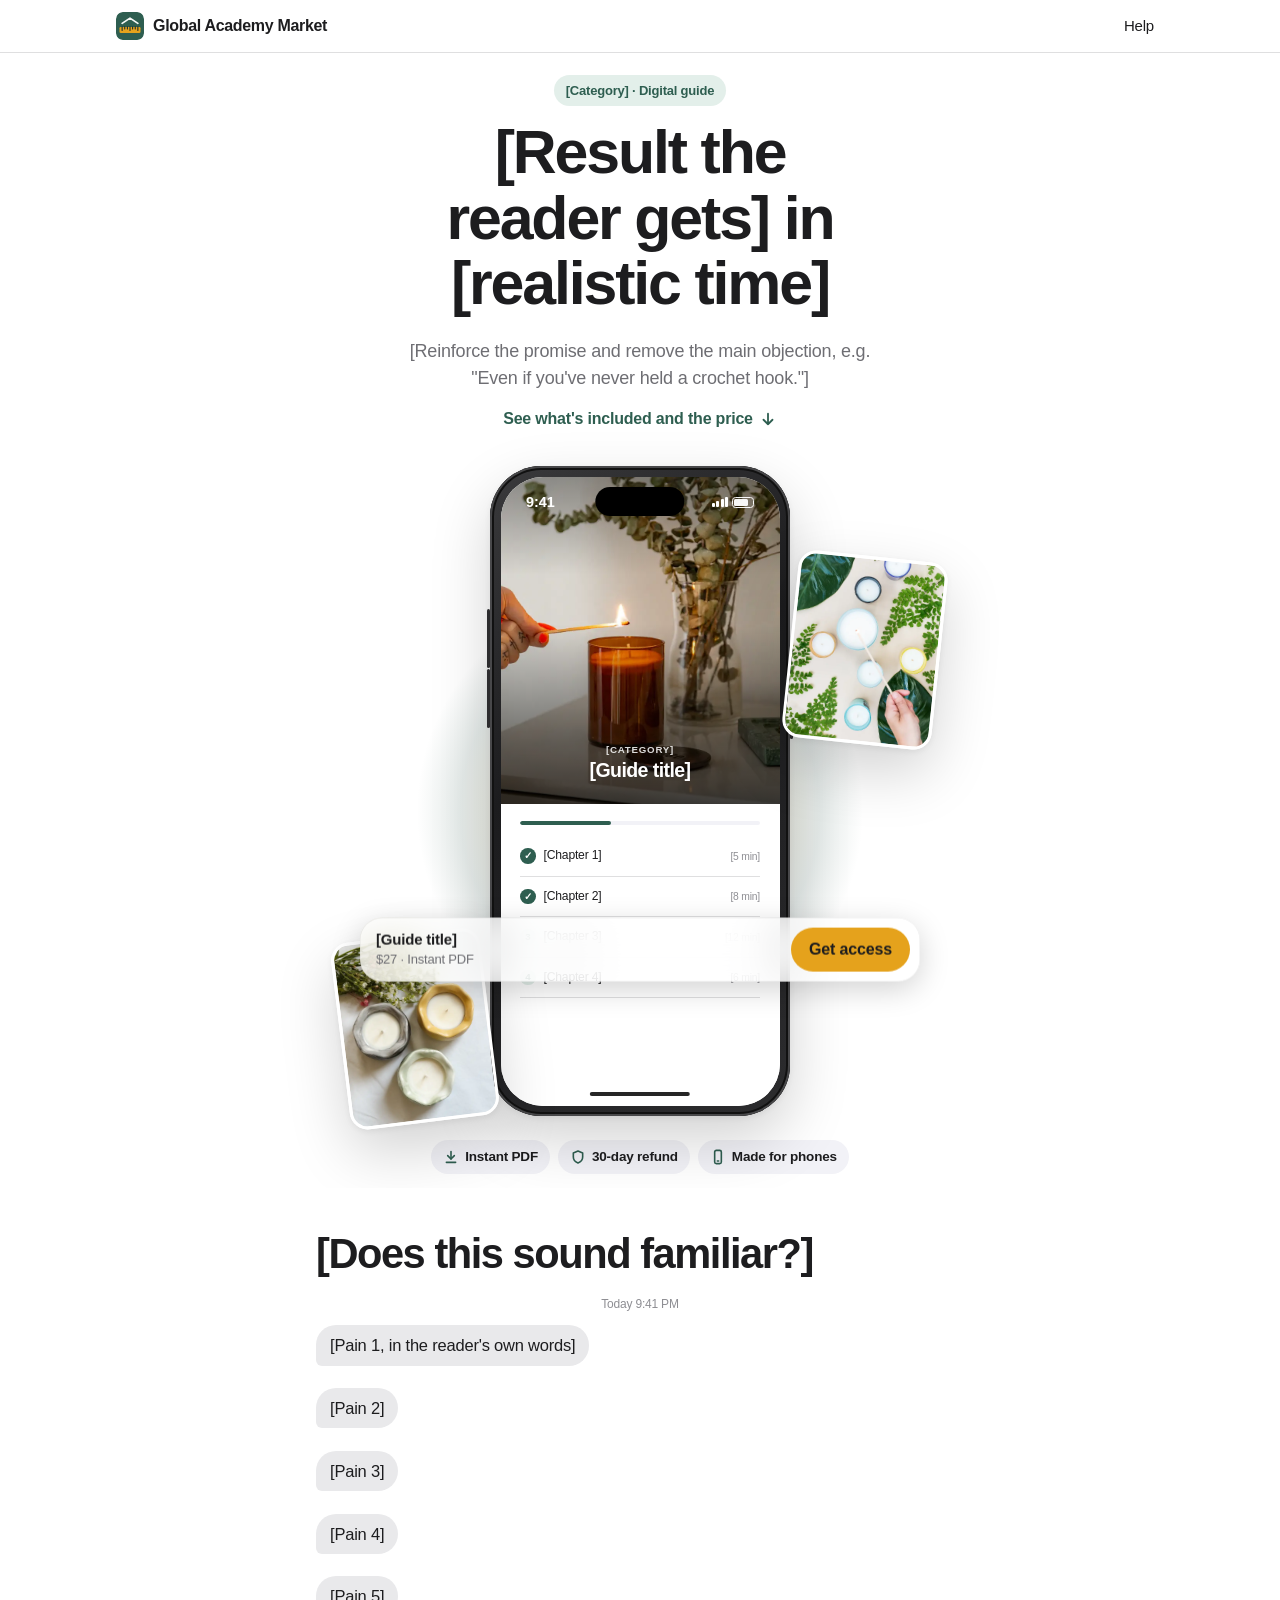
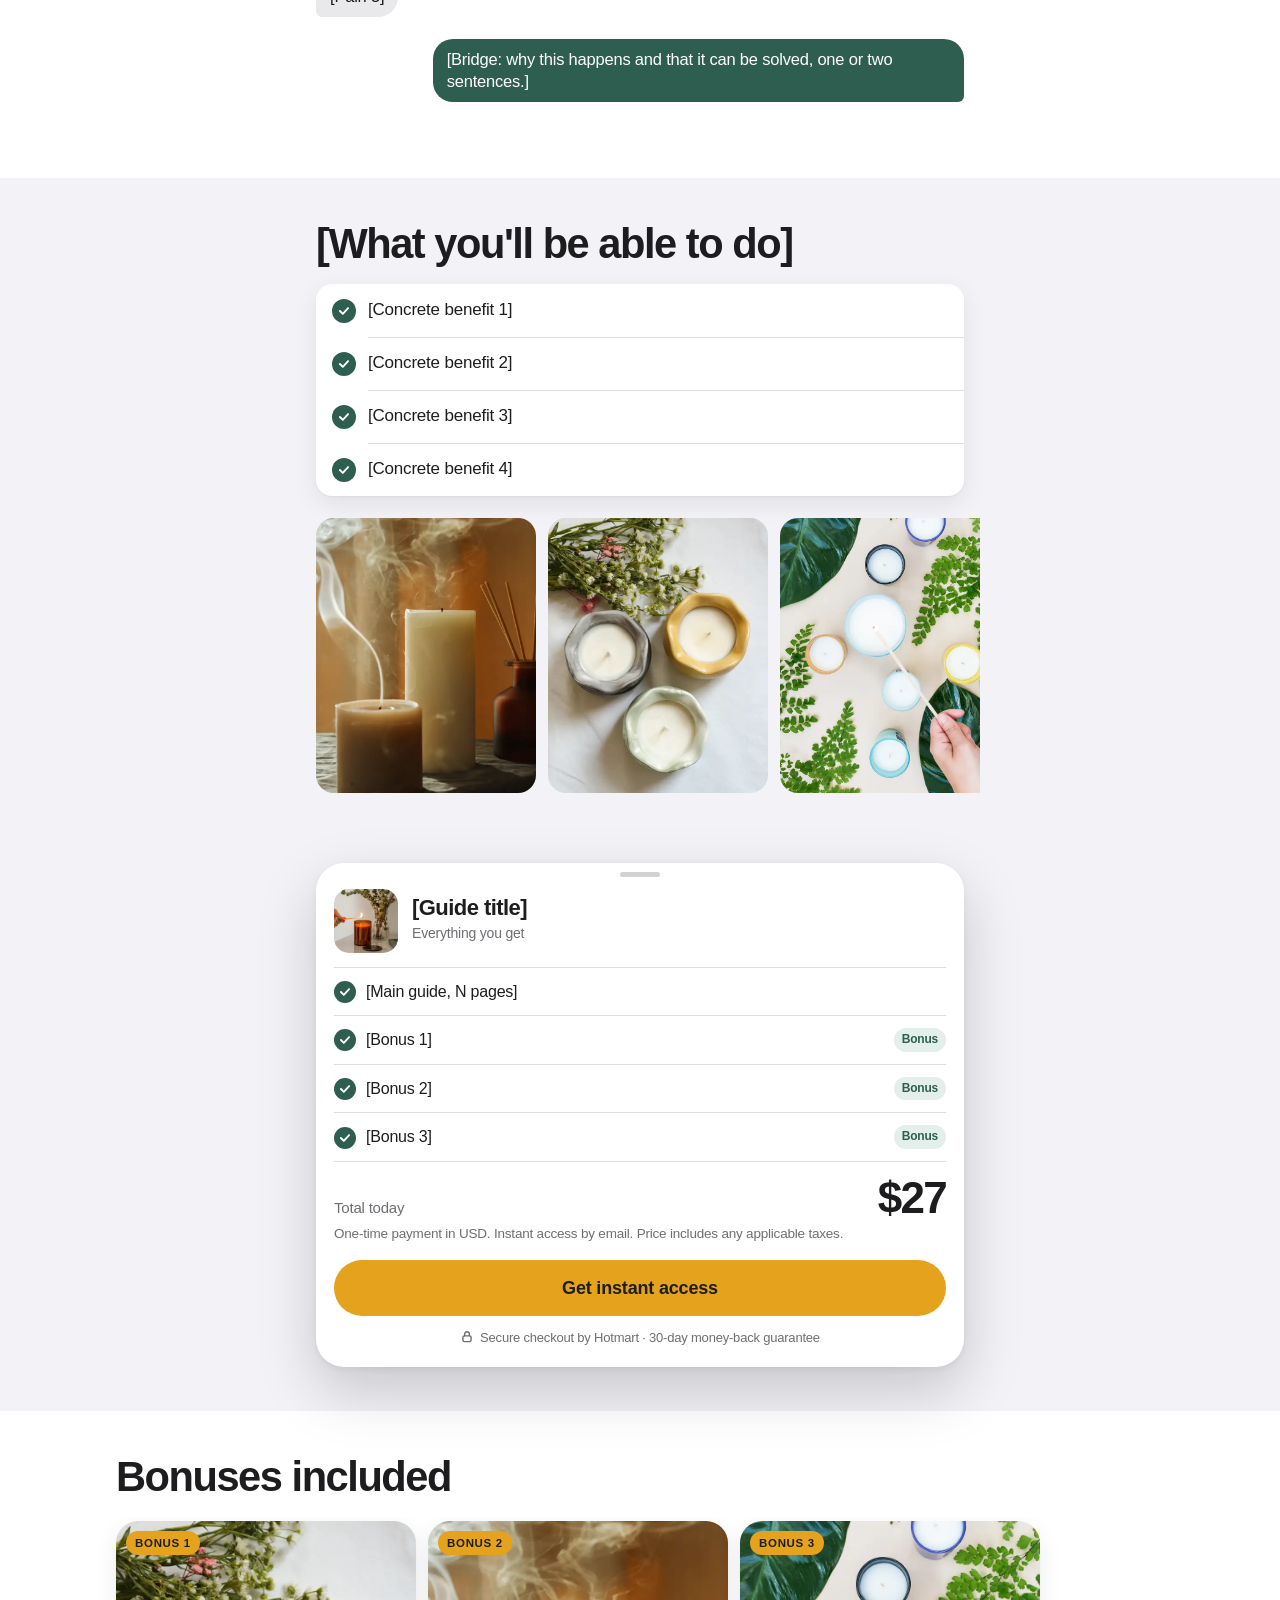
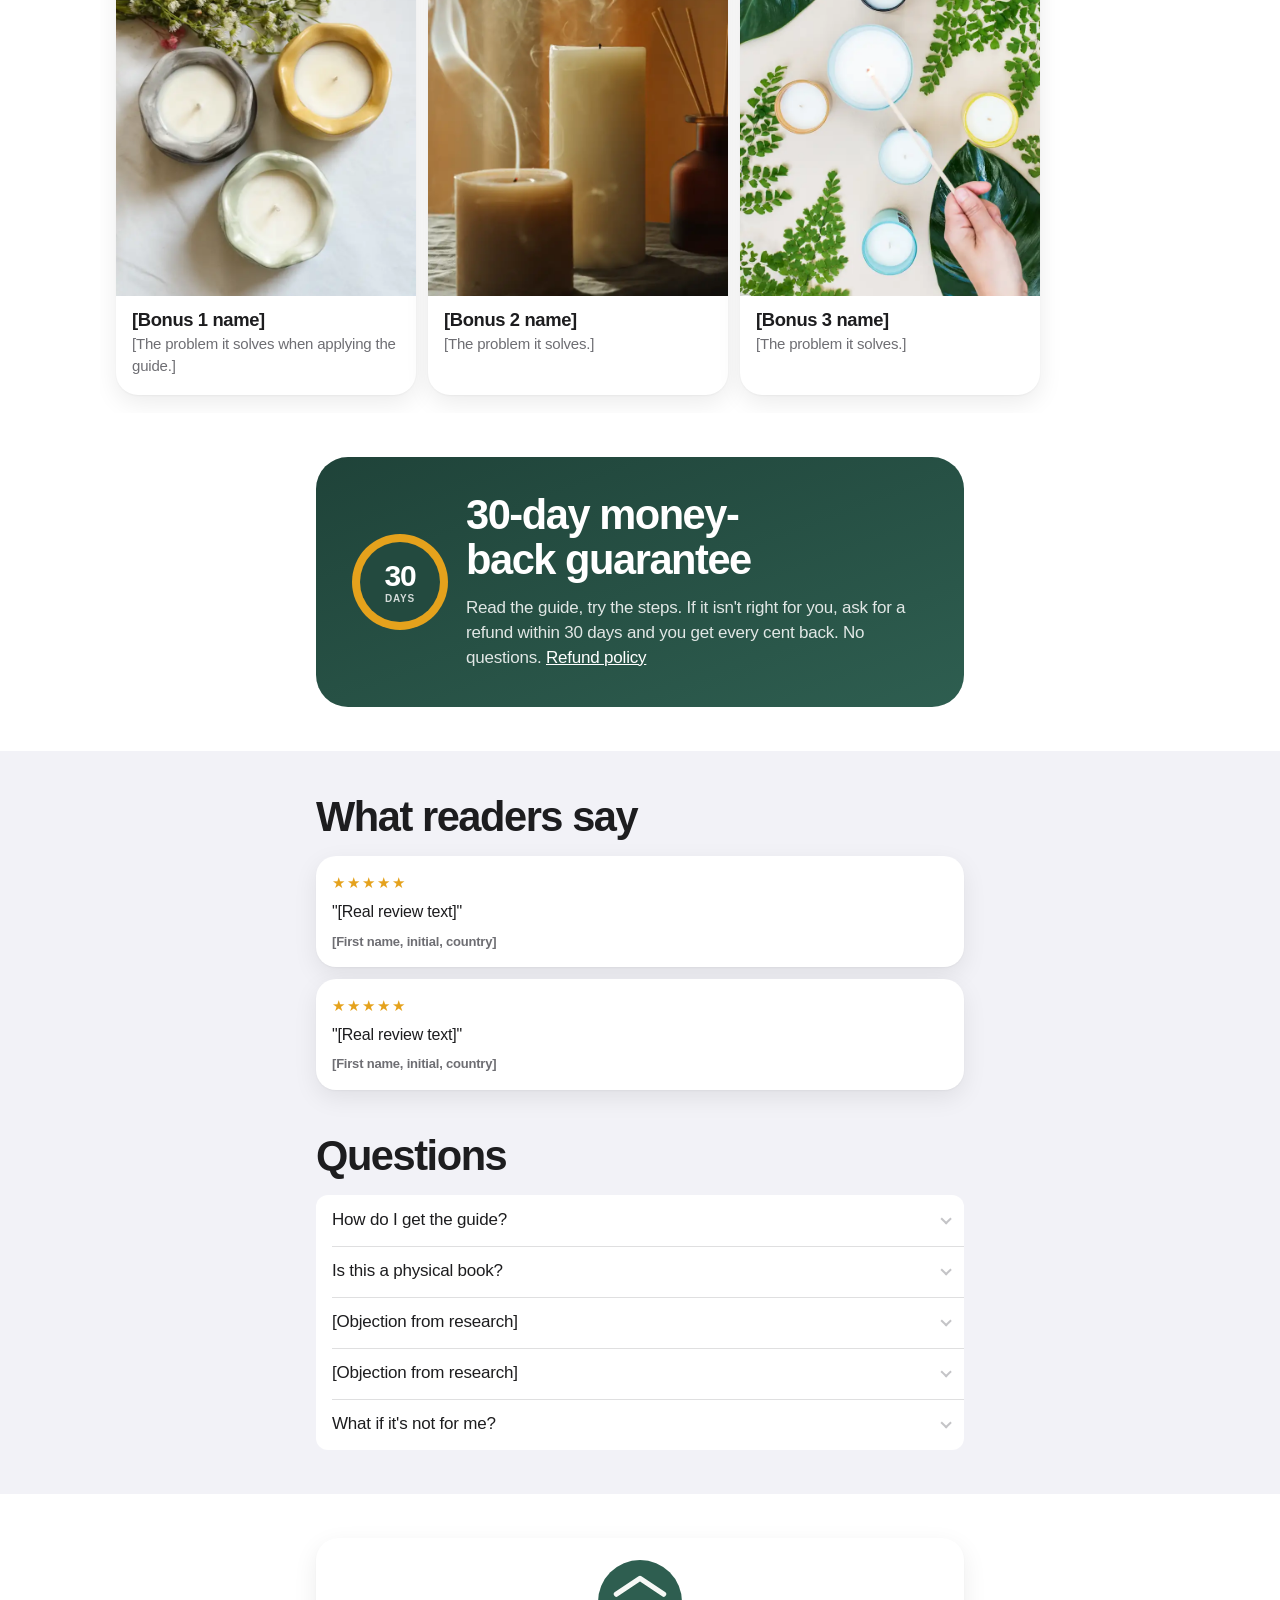
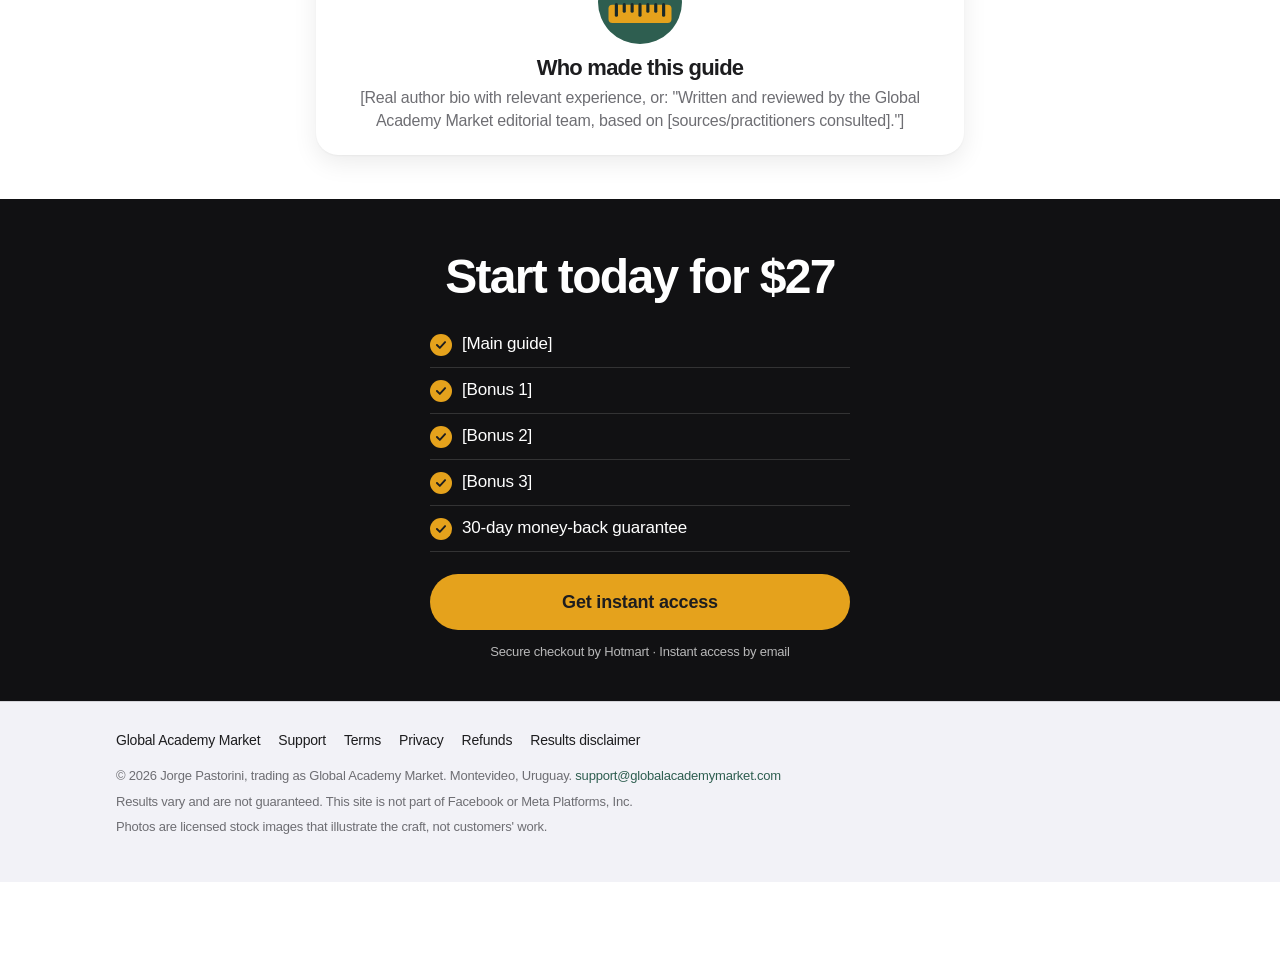
<file: guides/example-guide/index.html>
<!doctype html>
<html lang="en">
<head>
  <meta charset="utf-8">
  <meta name="viewport" content="width=device-width, initial-scale=1, viewport-fit=cover">
  <title>[Guide title] — Global Academy Market</title>
  <meta name="description" content="[One sentence: the result the reader gets, and how fast.]">
  <meta name="robots" content="noindex, nofollow">
  <!-- Remove the robots line above on real guide pages. -->
  <meta property="og:title" content="[Guide title]">
  <meta property="og:description" content="[One sentence: the result the reader gets.]">
  <meta property="og:image" content="https://globalacademymarket.com/assets/img/candle-light.webp">
  <meta name="theme-color" content="#FFFFFF">
  <link rel="icon" href="/assets/mark.svg" type="image/svg+xml">
  <link rel="stylesheet" href="/assets/site.css">
  <link rel="stylesheet" href="/assets/landing.css">

  <!-- Meta Pixel (GAM Pixel 2196998741214080): PageView on every page. Hotmart fires InitiateCheckout and Purchase. -->
  <script>
  !function(f,b,e,v,n,t,s){if(f.fbq)return;n=f.fbq=function(){n.callMethod?
  n.callMethod.apply(n,arguments):n.queue.push(arguments)};if(!f._fbq)f._fbq=n;
  n.push=n;n.loaded=!0;n.version='2.0';n.queue=[];t=b.createElement(e);t.async=!0;
  t.src=v;s=b.getElementsByTagName(e)[0];s.parentNode.insertBefore(t,s)}(window,
  document,'script','https://connect.facebook.net/en_US/fbevents.js');
  fbq('init', '2196998741214080');
  fbq('track', 'PageView');
  </script>
  <noscript><img height="1" width="1" style="display:none" alt=""
  src="https://www.facebook.com/tr?id=2196998741214080&ev=PageView&noscript=1"></noscript>
  <!-- End Meta Pixel -->
</head>
<body class="lp no-js">
  <!--
  LANDING TEMPLATE v2 (12 blocks, iPhone style, mobile first)
  How to make a new guide page:
  1. Copy this folder to /guides/<guide-slug>/.
  2. Replace every [bracketed] text following template 12. Keep the order of the blocks.
  3. Put this guide's images in its folder (WebP, 720×900 portrait or 900×600 landscape, under ~90 KB)
     and swap the /assets/img/ examples. Never use a competitor's images.
  4. Set CHECKOUT_URL at the bottom to the Hotmart checkout link. Set the price in the 3 places it appears.
  5. The GAM Pixel is already in <head> (keep it). Remove the robots noindex line, add the guide to the home page and sitemap.xml.
  Rules: no checkout button above the offer block (the bottom bar only jumps to the offer until the
  offer has been seen); show the price; only real reviews; believable promises; no fake countdowns or "only X left".
  -->

  <header class="nav">
    <div class="wrap">
      <a class="brand" href="/"><img src="/assets/mark.svg" alt="" width="28" height="28">Global Academy Market</a>
      <nav class="nav-links" aria-label="Main"><a href="/support/">Help</a></nav>
    </div>
  </header>

  <main id="main">

    <!-- 1–3. Headline (A to B), subheadline, mockup on a phone -->
    <section class="lp-hero">
      <div class="wrap">
        <span class="chip">[Category] · Digital guide</span>
        <h1>[Result the reader gets] in [realistic time]</h1>
        <p class="sub">[Reinforce the promise and remove the main objection, e.g. "Even if you've never held a crochet hook."]</p>
        <a class="jump" href="#offer">See what's included and the price
          <svg viewBox="0 0 24 24" width="18" height="18" fill="none" stroke="currentColor" stroke-width="2.4" stroke-linecap="round" stroke-linejoin="round"><path d="M12 5v14M6 13l6 6 6-6"/></svg></a>

        <div class="stage">
          <div class="float-card l"><img src="/assets/img/candle-trio.webp" alt="" width="720" height="900"></div>
          <div class="float-card r"><img src="/assets/img/candle-flatlay.webp" alt="" width="720" height="900"></div>
          <div class="iphone" role="img" aria-label="[Guide title] PDF open on a phone">
            <div class="screen">
              <span class="island"></span>
              <div class="status"><span>9:41</span><span class="icons"><span class="bars"><i></i><i></i><i></i><i></i></span><span class="batt"></span></span></div>
              <div class="reader">
                <div class="reader-cover">
                  <img src="/assets/img/candle-light.webp" alt="" width="720" height="900" fetchpriority="high">
                  <div class="meta"><span>[Category]</span><strong>[Guide title]</strong></div>
                </div>
                <div class="reader-body">
                  <div class="reader-progress"><i></i></div>
                  <div class="reader-row done"><b>✓</b>[Chapter 1]<em>[5 min]</em></div>
                  <div class="reader-row done"><b>✓</b>[Chapter 2]<em>[8 min]</em></div>
                  <div class="reader-row"><b>3</b>[Chapter 3]<em>[12 min]</em></div>
                  <div class="reader-row"><b>4</b>[Chapter 4]<em>[6 min]</em></div>
                </div>
              </div>
              <span class="home-indicator"></span>
            </div>
          </div>
        </div>

        <div class="trust">
          <span><svg viewBox="0 0 24 24" fill="none" stroke="currentColor" stroke-width="2.4" stroke-linecap="round" stroke-linejoin="round"><path d="M12 4v11"/><path d="m7 10 5 5 5-5"/><path d="M5 20h14"/></svg>Instant PDF</span>
          <span><svg viewBox="0 0 24 24" fill="none" stroke="currentColor" stroke-width="2.4" stroke-linecap="round" stroke-linejoin="round"><path d="M12 3 5 6v6c0 4.5 3 7.5 7 9 4-1.5 7-4.5 7-9V6z"/></svg>30-day refund</span>
          <span><svg viewBox="0 0 24 24" fill="none" stroke="currentColor" stroke-width="2.4" stroke-linecap="round"><rect x="7" y="2" width="10" height="20" rx="2.5"/><path d="M11 18h2"/></svg>Made for phones</span>
        </div>
      </div>
    </section>

    <!-- 4. Pains, as messages in the reader's own words -->
    <section class="lp-section">
      <div class="narrow">
        <h2>[Does this sound familiar?]</h2>
        <div class="thread" data-thread>
          <span class="stamp">Today 9:41 PM</span>
          <p class="bubble them">[Pain 1, in the reader's own words]</p>
          <p class="bubble them">[Pain 2]</p>
          <p class="bubble them">[Pain 3]</p>
          <p class="bubble them">[Pain 4]</p>
          <p class="bubble them">[Pain 5]</p>
          <p class="bubble me">[Bridge: why this happens and that it can be solved, one or two sentences.]</p>
        </div>
      </div>
    </section>

    <!-- 5. Benefits + photos of what they'll make -->
    <section class="lp-section gray">
      <div class="narrow">
        <h2>[What you'll be able to do]</h2>
        <ul class="checklist">
          <li><span class="check"><svg viewBox="0 0 24 24" fill="none" stroke="currentColor" stroke-width="3.2" stroke-linecap="round" stroke-linejoin="round"><path d="m5 12 5 5 9-10"/></svg></span>[Concrete benefit 1]</li>
          <li><span class="check"><svg viewBox="0 0 24 24" fill="none" stroke="currentColor" stroke-width="3.2" stroke-linecap="round" stroke-linejoin="round"><path d="m5 12 5 5 9-10"/></svg></span>[Concrete benefit 2]</li>
          <li><span class="check"><svg viewBox="0 0 24 24" fill="none" stroke="currentColor" stroke-width="3.2" stroke-linecap="round" stroke-linejoin="round"><path d="m5 12 5 5 9-10"/></svg></span>[Concrete benefit 3]</li>
          <li><span class="check"><svg viewBox="0 0 24 24" fill="none" stroke="currentColor" stroke-width="3.2" stroke-linecap="round" stroke-linejoin="round"><path d="m5 12 5 5 9-10"/></svg></span>[Concrete benefit 4]</li>
        </ul>
        <div class="strip">
          <div class="rail">
            <figure><img src="/assets/img/candle-pillar.webp" alt="[What this photo shows]" loading="lazy" width="720" height="900"></figure>
            <figure><img src="/assets/img/candle-trio.webp" alt="[What this photo shows]" loading="lazy" width="720" height="900"></figure>
            <figure><img src="/assets/img/candle-flatlay.webp" alt="[What this photo shows]" loading="lazy" width="720" height="900"></figure>
            <figure><img src="/assets/img/candle-light.webp" alt="[What this photo shows]" loading="lazy" width="720" height="900"></figure>
          </div>
        </div>
      </div>
    </section>

    <!-- 6. Offer, price and first checkout button -->
    <section class="lp-section gray" id="offer" style="padding-top:8px">
      <div class="narrow">
        <div class="sheet">
          <div class="sheet-head">
            <img src="/assets/img/candle-light.webp" alt="" width="64" height="64">
            <div><h2>[Guide title]</h2><small>Everything you get</small></div>
          </div>
          <ul class="sheet-items">
            <li><span class="check"><svg viewBox="0 0 24 24" fill="none" stroke="currentColor" stroke-width="3.2" stroke-linecap="round" stroke-linejoin="round"><path d="m5 12 5 5 9-10"/></svg></span>[Main guide, N pages]</li>
            <li><span class="check"><svg viewBox="0 0 24 24" fill="none" stroke="currentColor" stroke-width="3.2" stroke-linecap="round" stroke-linejoin="round"><path d="m5 12 5 5 9-10"/></svg></span>[Bonus 1]<em>Bonus</em></li>
            <li><span class="check"><svg viewBox="0 0 24 24" fill="none" stroke="currentColor" stroke-width="3.2" stroke-linecap="round" stroke-linejoin="round"><path d="m5 12 5 5 9-10"/></svg></span>[Bonus 2]<em>Bonus</em></li>
            <li><span class="check"><svg viewBox="0 0 24 24" fill="none" stroke="currentColor" stroke-width="3.2" stroke-linecap="round" stroke-linejoin="round"><path d="m5 12 5 5 9-10"/></svg></span>[Bonus 3]<em>Bonus</em></li>
          </ul>
          <div class="sheet-total"><span>Total today</span><span class="price-now">$27</span></div>
          <p class="price-note">One-time payment in USD. Instant access by email. Price includes any applicable taxes.</p>
          <a class="btn btn-buy btn-block" data-checkout href="#">Get instant access</a>
          <p class="secure"><svg viewBox="0 0 24 24" fill="none" stroke="currentColor" stroke-width="2.4" stroke-linecap="round"><rect x="5" y="10" width="14" height="10" rx="2.5"/><path d="M8 10V7a4 4 0 0 1 8 0v3"/></svg>Secure checkout by Hotmart · 30-day money-back guarantee</p>
        </div>
      </div>
    </section>

    <!-- 7. Bonuses: each one helps apply the main guide -->
    <section class="lp-section">
      <div class="wrap">
        <h2>Bonuses included</h2>
        <div class="rail">
          <div class="bonus-card"><div class="img"><img src="/assets/img/candle-trio.webp" alt="" loading="lazy" width="720" height="900"><span>Bonus 1</span></div><div class="body"><h3>[Bonus 1 name]</h3><p>[The problem it solves when applying the guide.]</p></div></div>
          <div class="bonus-card"><div class="img"><img src="/assets/img/candle-pillar.webp" alt="" loading="lazy" width="720" height="900"><span>Bonus 2</span></div><div class="body"><h3>[Bonus 2 name]</h3><p>[The problem it solves.]</p></div></div>
          <div class="bonus-card"><div class="img"><img src="/assets/img/candle-flatlay.webp" alt="" loading="lazy" width="720" height="900"><span>Bonus 3</span></div><div class="body"><h3>[Bonus 3 name]</h3><p>[The problem it solves.]</p></div></div>
        </div>
      </div>
    </section>

    <!-- 8. Guarantee -->
    <section class="lp-section" style="padding-top:0">
      <div class="narrow">
        <div class="promise">
          <div class="ring"><div><span><b>30</b><small>days</small></span></div></div>
          <div>
            <h2>30-day money-back guarantee</h2>
            <p>Read the guide, try the steps. If it isn't right for you, ask for a refund within 30 days and you get every cent back. No questions. <a href="/refunds/">Refund policy</a></p>
          </div>
        </div>
      </div>
    </section>

    <!-- 9. Reviews: ONLY real customer reviews, with permission. Delete this section until you have them. -->
    <section class="lp-section gray">
      <div class="narrow">
        <h2>What readers say</h2>
        <div class="reviews">
          <figure class="review"><div class="stars" aria-label="[N] out of 5">★★★★★</div><p>"[Real review text]"</p><footer>[First name, initial, country]</footer></figure>
          <figure class="review"><div class="stars" aria-label="[N] out of 5">★★★★★</div><p>"[Real review text]"</p><footer>[First name, initial, country]</footer></figure>
        </div>
      </div>
    </section>

    <!-- 10. FAQ (iOS grouped list) -->
    <section class="lp-section gray" style="padding-top:0">
      <div class="narrow">
        <h2>Questions</h2>
        <div class="group plain">
          <details><summary>How do I get the guide?</summary><div><p>Right after payment you receive an email with your download link. It works on phone, tablet and computer.</p></div></details>
          <details><summary>Is this a physical book?</summary><div><p>No. It's a digital PDF guide plus digital bonuses. Nothing is shipped.</p></div></details>
          <details><summary>[Objection from research]</summary><div><p>[Honest answer.]</p></div></details>
          <details><summary>[Objection from research]</summary><div><p>[Honest answer.]</p></div></details>
          <details><summary>What if it's not for me?</summary><div><p>Ask for a refund within 30 days and you get the full amount back.</p></div></details>
        </div>
      </div>
    </section>

    <!-- 11. Authority: a real person or the publisher. Never an invented expert. -->
    <section class="lp-section">
      <div class="narrow">
        <div class="contact">
          <div class="avatar"><img src="/assets/mark.svg" alt=""></div>
          <h2>Who made this guide</h2>
          <p>[Real author bio with relevant experience, or: "Written and reviewed by the Global Academy Market editorial team, based on [sources/practitioners consulted]."]</p>
        </div>
      </div>
    </section>

    <!-- 12. Final recap and button -->
    <section class="final">
      <div class="narrow">
        <h2>Start today for $27</h2>
        <ul class="recap">
          <li><span class="check"><svg viewBox="0 0 24 24" fill="none" stroke="currentColor" stroke-width="3.2" stroke-linecap="round" stroke-linejoin="round"><path d="m5 12 5 5 9-10"/></svg></span>[Main guide]</li>
          <li><span class="check"><svg viewBox="0 0 24 24" fill="none" stroke="currentColor" stroke-width="3.2" stroke-linecap="round" stroke-linejoin="round"><path d="m5 12 5 5 9-10"/></svg></span>[Bonus 1]</li>
          <li><span class="check"><svg viewBox="0 0 24 24" fill="none" stroke="currentColor" stroke-width="3.2" stroke-linecap="round" stroke-linejoin="round"><path d="m5 12 5 5 9-10"/></svg></span>[Bonus 2]</li>
          <li><span class="check"><svg viewBox="0 0 24 24" fill="none" stroke="currentColor" stroke-width="3.2" stroke-linecap="round" stroke-linejoin="round"><path d="m5 12 5 5 9-10"/></svg></span>[Bonus 3]</li>
          <li><span class="check"><svg viewBox="0 0 24 24" fill="none" stroke="currentColor" stroke-width="3.2" stroke-linecap="round" stroke-linejoin="round"><path d="m5 12 5 5 9-10"/></svg></span>30-day money-back guarantee</li>
        </ul>
        <a class="btn btn-buy btn-block" data-checkout href="#">Get instant access</a>
        <p class="secure">Secure checkout by Hotmart · Instant access by email</p>
      </div>
    </section>
  </main>

  <!-- Sticky bottom bar -->
  <div class="buybar" data-buybar aria-hidden="true">
    <div class="t"><b>[Guide title]</b><small>$27 · Instant PDF</small></div>
    <a class="btn btn-tint" href="#offer" data-bar-btn>See offer</a>
  </div>

  <footer class="footer">
    <div class="wrap">
      <ul class="links">
        <li><a href="/">Global Academy Market</a></li>
        <li><a href="/support/">Support</a></li>
        <li><a href="/terms/">Terms</a></li>
        <li><a href="/privacy/">Privacy</a></li>
        <li><a href="/refunds/">Refunds</a></li>
        <li><a href="/disclaimer/">Results disclaimer</a></li>
      </ul>
      <p>© 2026 Jorge Pastorini, trading as Global Academy Market. Montevideo, Uruguay. <a href="mailto:support@globalacademymarket.com">support@globalacademymarket.com</a></p>
      <p>Results vary and are not guaranteed. This site is not part of Facebook or Meta Platforms, Inc.</p>
      <p>Photos are licensed stock images that illustrate the craft, not customers' work.</p>
    </div>
  </footer>

  <script>
    // Checkout link for this guide (Hotmart). Ad UTM parameters are passed through so sales can be attributed.
    var CHECKOUT_URL = "https://pay.hotmart.com/XXXXXXXX";
    (function () {
      document.body.classList.remove("no-js");
      var params = new URLSearchParams(window.location.search);
      var checkout = (function () {
        try { var url = new URL(CHECKOUT_URL); params.forEach(function (v, k) { if (!url.searchParams.has(k)) url.searchParams.set(k, v); }); return url.toString(); }
        catch (e) { return "#offer"; }
      })();
      document.querySelectorAll("[data-checkout]").forEach(function (a) { a.href = checkout; });

      // Bottom bar: shows after the hero; jumps to the offer until the offer has been seen, then goes to checkout.
      var bar = document.querySelector("[data-buybar]"), barBtn = document.querySelector("[data-bar-btn]");
      var hero = document.querySelector(".lp-hero"), offer = document.getElementById("offer"), fin = document.querySelector(".final");
      var offerSeen = false, offerVisible = false, finalVisible = false, pastHero = false;
      function update() {
        var show = pastHero && !offerVisible && !finalVisible;
        bar.classList.toggle("show", show);
        bar.setAttribute("aria-hidden", show ? "false" : "true");
        if (offerSeen) { barBtn.href = checkout; barBtn.textContent = "Get access"; barBtn.className = "btn btn-buy"; }
      }
      var bubbles = document.querySelectorAll("[data-thread] .bubble");
      if ("IntersectionObserver" in window) {
        new IntersectionObserver(function (e) { pastHero = !e[0].isIntersecting && e[0].boundingClientRect.top < 0; update(); }).observe(hero);
        new IntersectionObserver(function (e) { offerVisible = e[0].isIntersecting; if (offerVisible) offerSeen = true; update(); }, { threshold: 0.25 }).observe(offer);
        new IntersectionObserver(function (e) { finalVisible = e[0].isIntersecting; update(); }).observe(fin);
        // Message bubbles pop in one by one
        new IntersectionObserver(function (e, obs) {
          if (!e[0].isIntersecting) return;
          bubbles.forEach(function (b, i) { setTimeout(function () { b.classList.add("in"); }, 180 * i); });
          obs.disconnect();
        }, { threshold: 0.2 }).observe(document.querySelector("[data-thread]"));
      } else {
        bubbles.forEach(function (b) { b.classList.add("in"); });
      }
    })();
  </script>
</body>
</html>
</file>
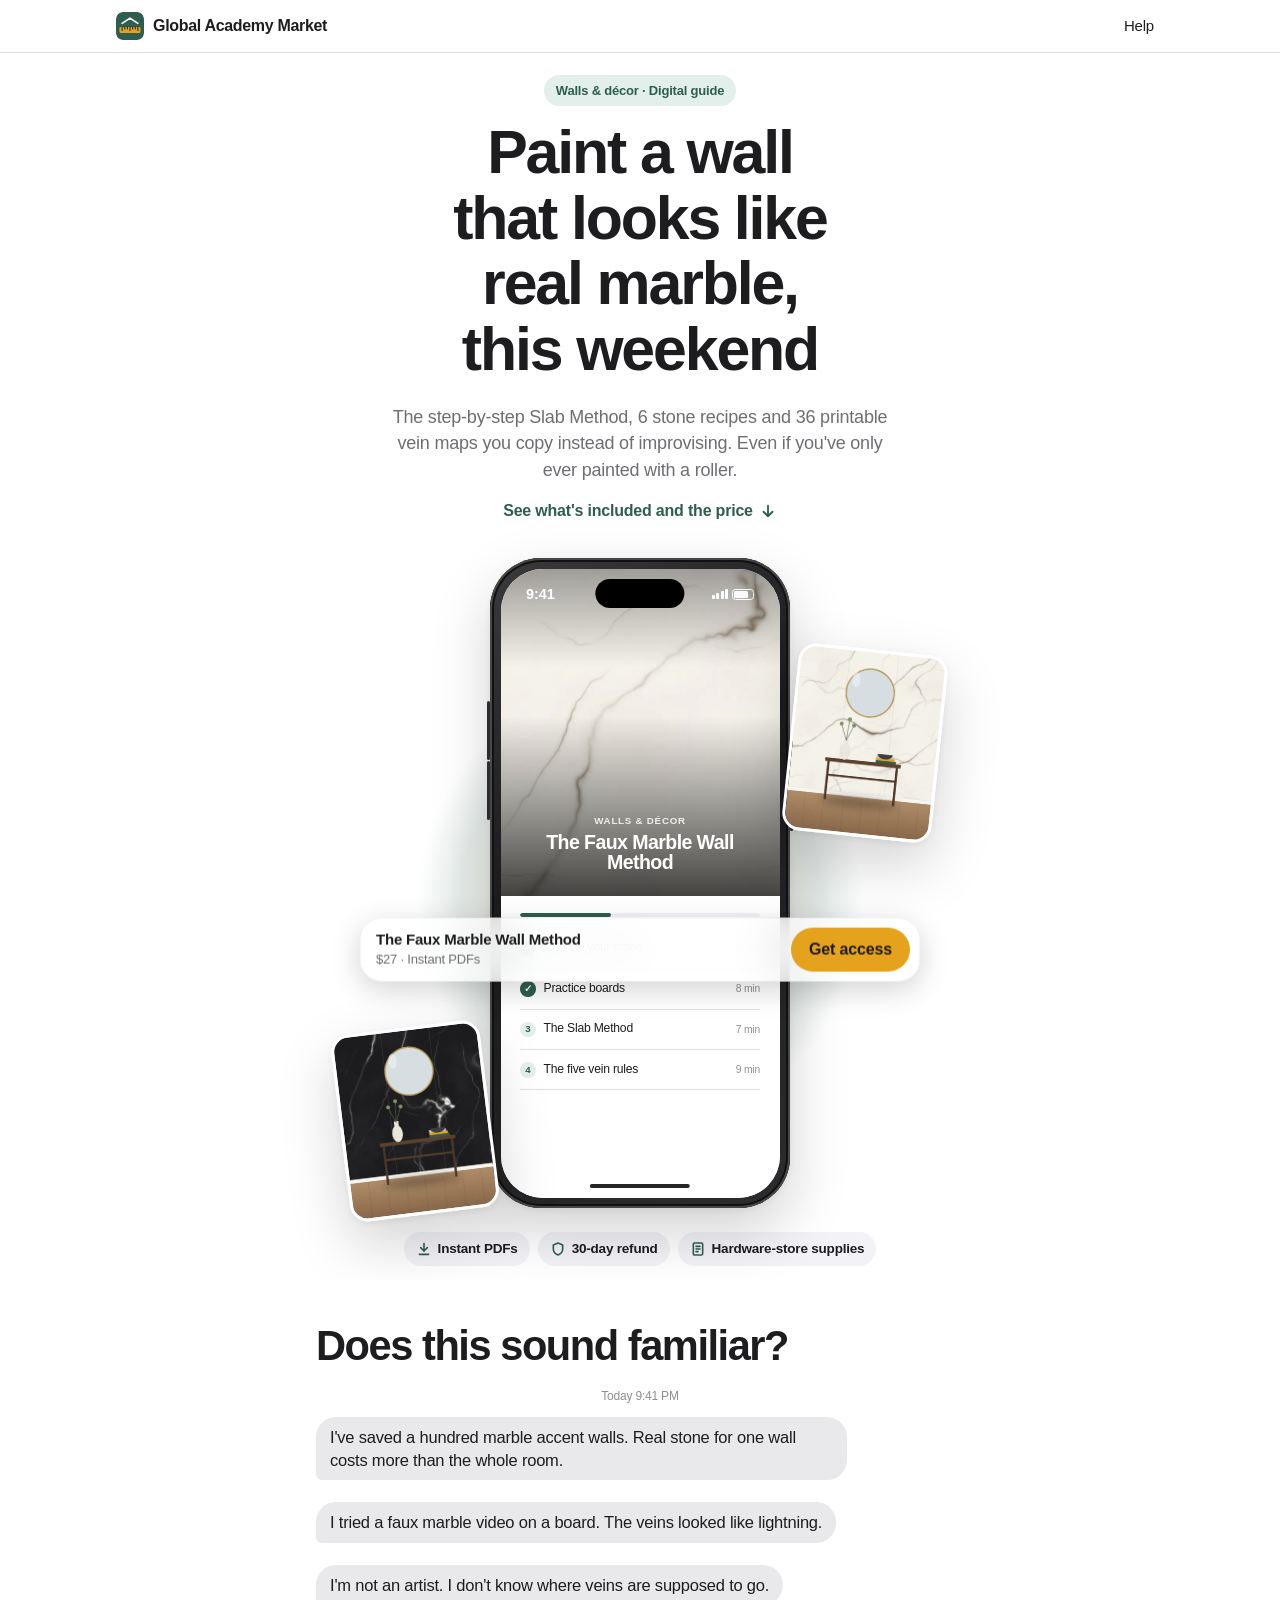
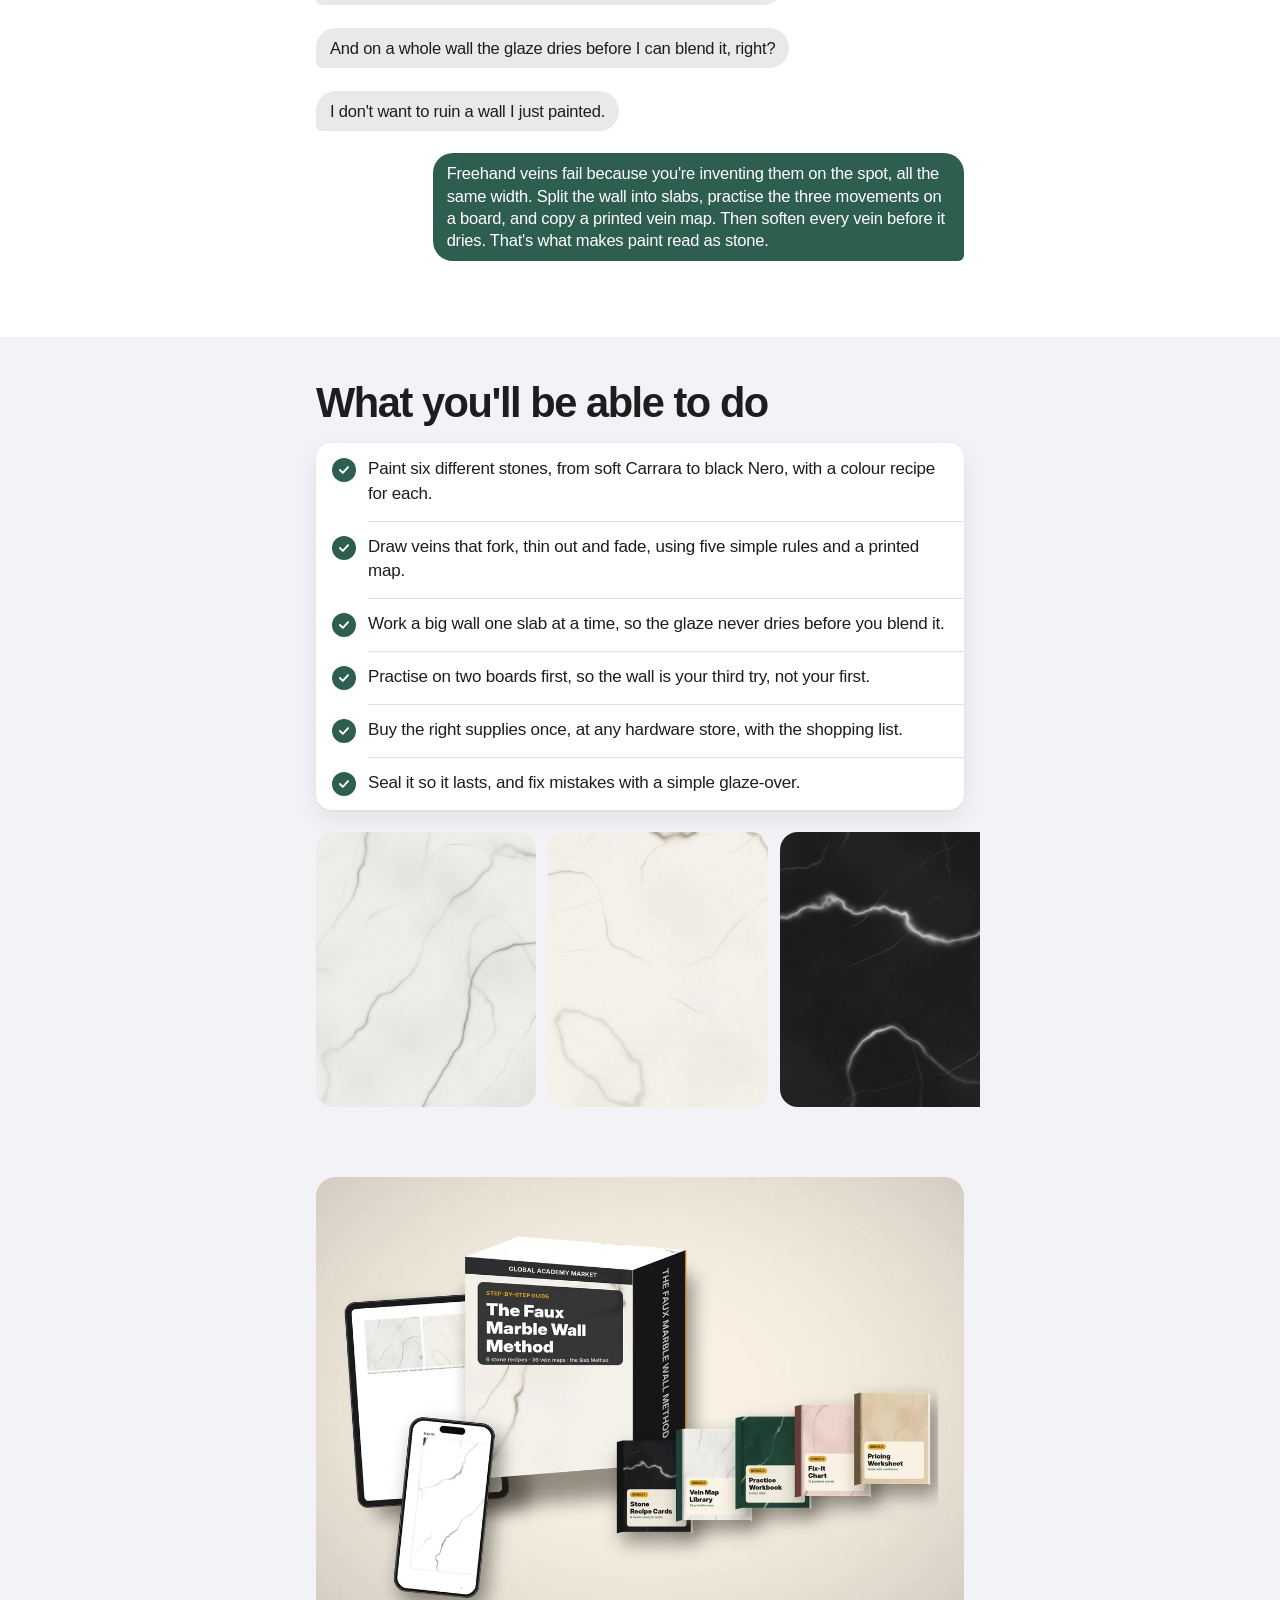
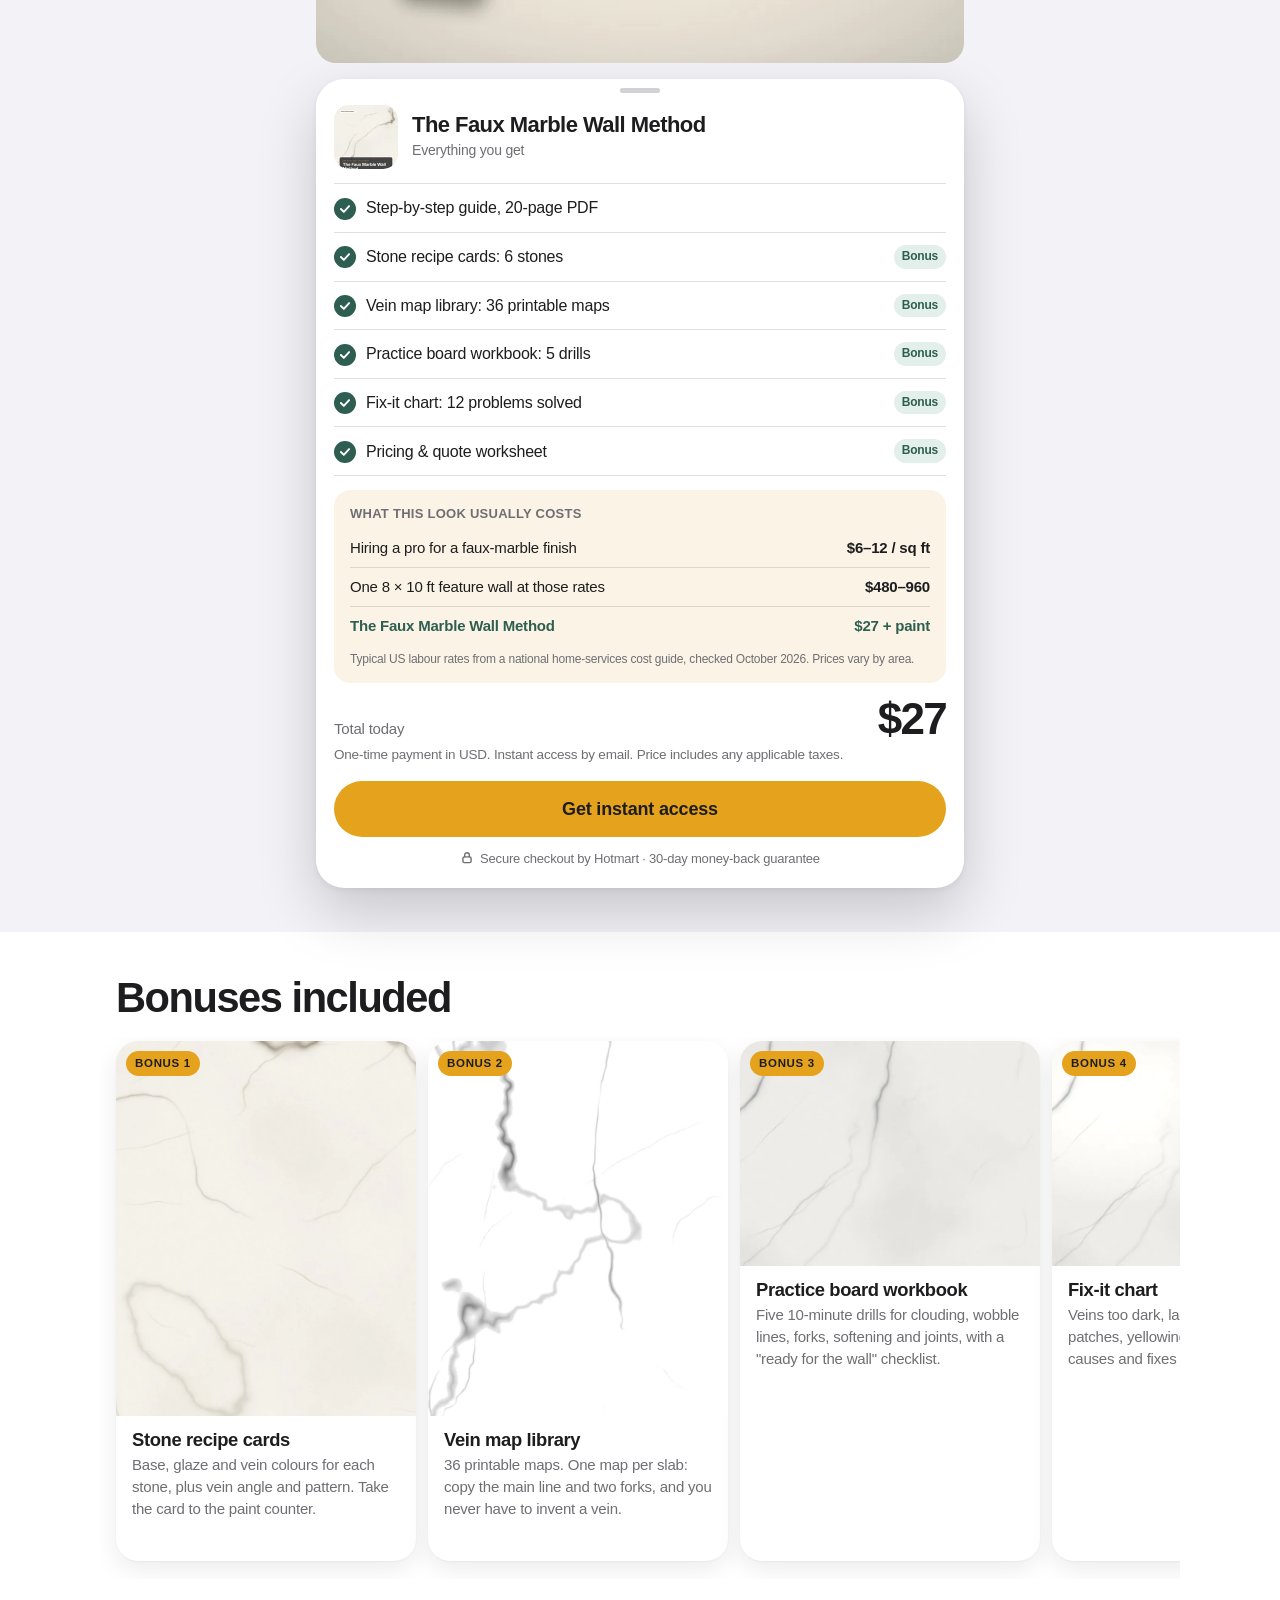
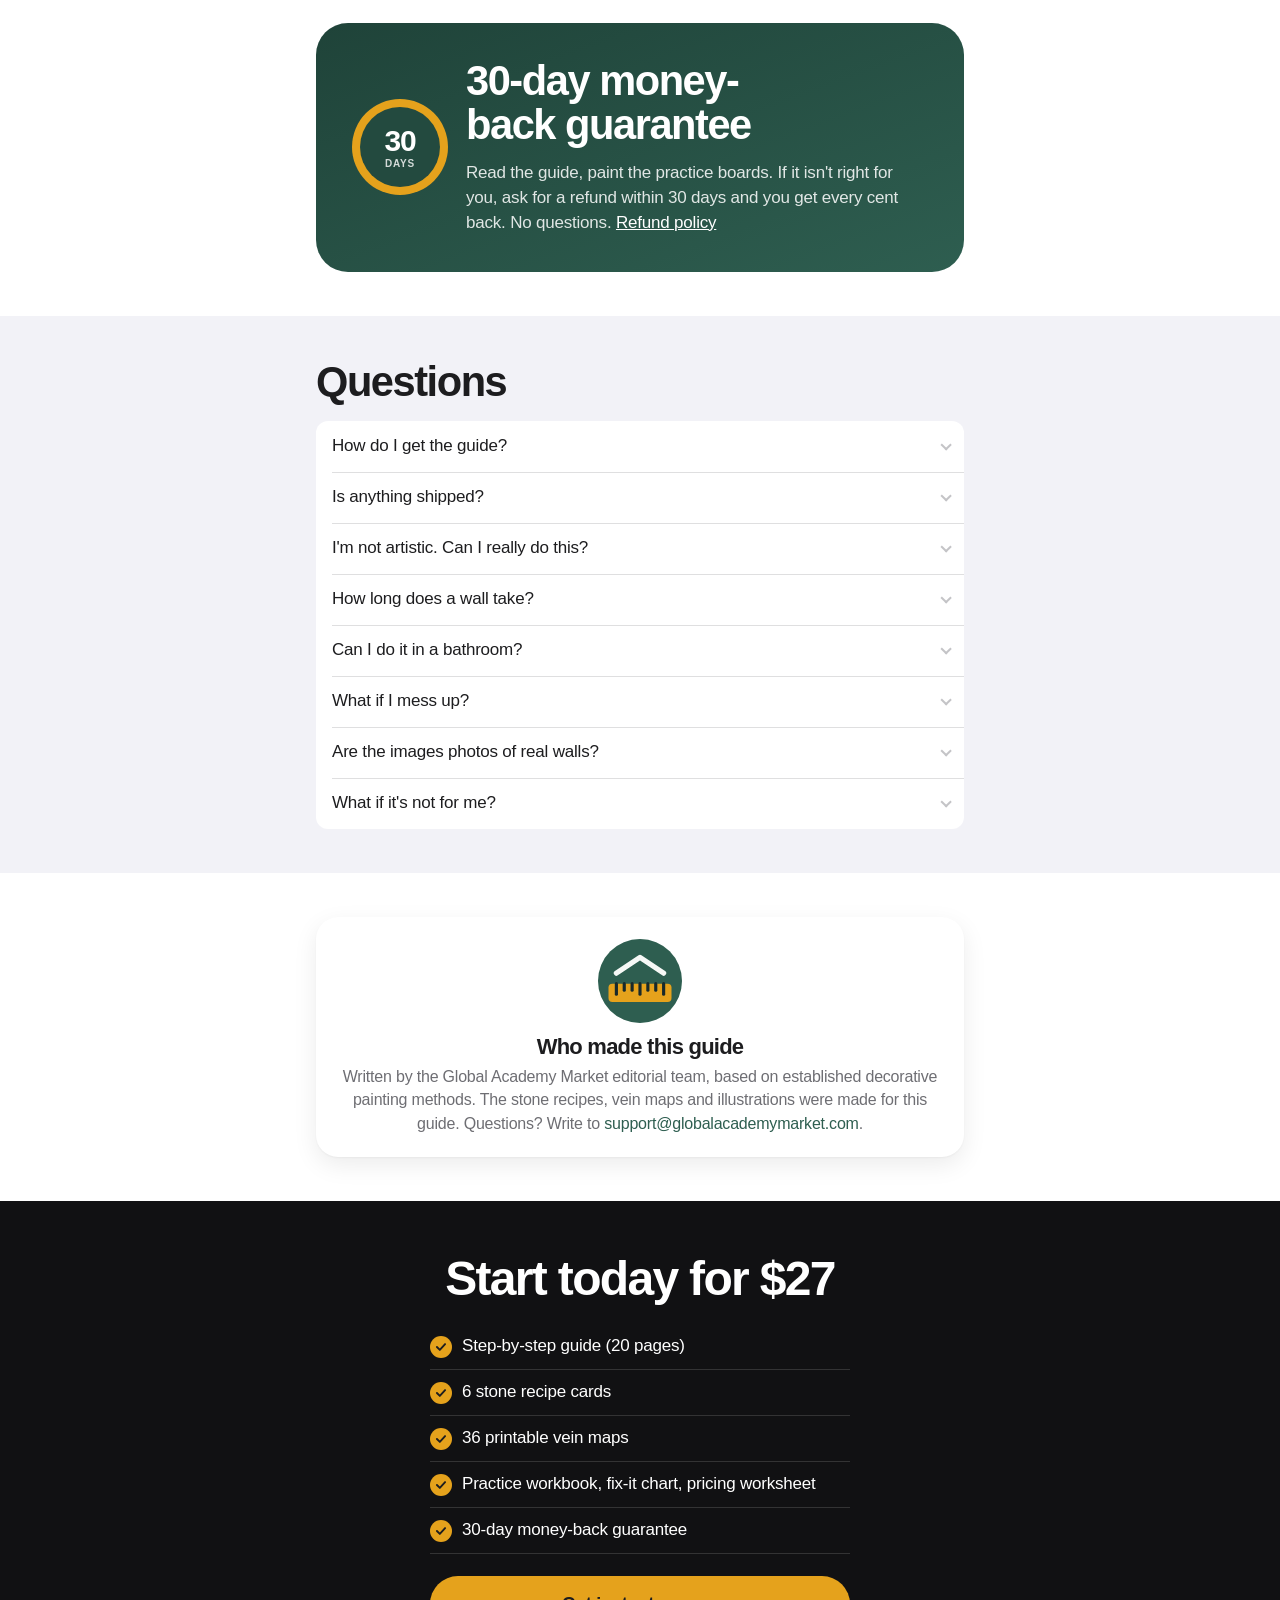
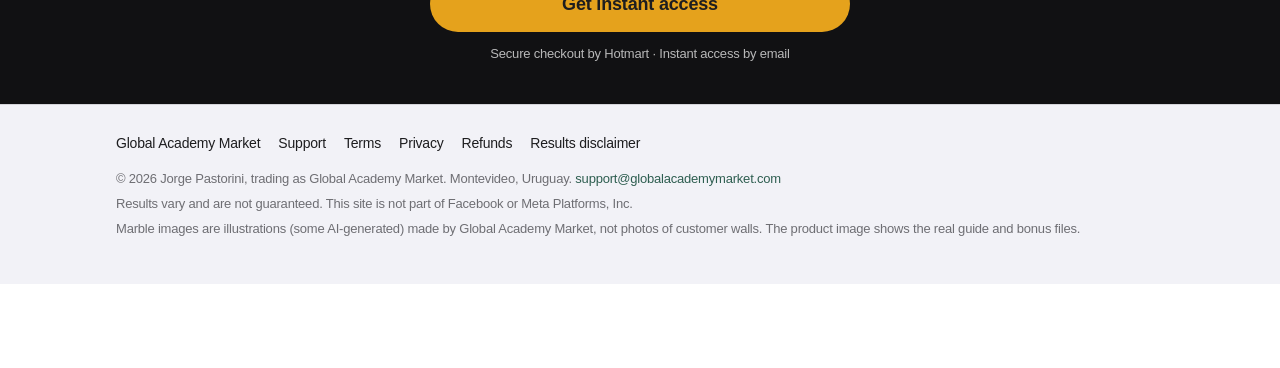
<file: guides/faux-marble-walls/index.html>
<!doctype html>
<html lang="en">
<head>
  <meta charset="utf-8">
  <meta name="viewport" content="width=device-width, initial-scale=1, viewport-fit=cover">
  <title>The Faux Marble Wall Method — Global Academy Market</title>
  <meta name="description" content="Paint a wall that looks like real marble in a weekend: the step-by-step Slab Method, 6 stone recipes and 36 printable vein maps. Even if you've only used a roller.">
  <meta property="og:title" content="The Faux Marble Wall Method">
  <meta property="og:description" content="Step-by-step guide, 6 stone recipes and 36 printable vein maps to paint a marble-look feature wall.">
  <meta property="og:image" content="https://globalacademymarket.com/guides/faux-marble-walls/img/pack.webp">
  <meta name="theme-color" content="#FFFFFF">
  <link rel="icon" href="/assets/mark.svg" type="image/svg+xml">
  <link rel="stylesheet" href="/assets/site.css">
  <link rel="stylesheet" href="/assets/landing.css">

  <!-- Meta Pixel (GAM Pixel 2196998741214080): PageView on every page. Hotmart fires InitiateCheckout and Purchase. -->
  <script>
  !function(f,b,e,v,n,t,s){if(f.fbq)return;n=f.fbq=function(){n.callMethod?
  n.callMethod.apply(n,arguments):n.queue.push(arguments)};if(!f._fbq)f._fbq=n;
  n.push=n;n.loaded=!0;n.version='2.0';n.queue=[];t=b.createElement(e);t.async=!0;
  t.src=v;s=b.getElementsByTagName(e)[0];s.parentNode.insertBefore(t,s)}(window,
  document,'script','https://connect.facebook.net/en_US/fbevents.js');
  fbq('init', '2196998741214080');
  fbq('track', 'PageView');
  </script>
  <noscript><img height="1" width="1" style="display:none" alt=""
  src="https://www.facebook.com/tr?id=2196998741214080&ev=PageView&noscript=1"></noscript>
  <!-- End Meta Pixel -->
</head>
<body class="lp no-js">

  <header class="nav">
    <div class="wrap">
      <a class="brand" href="/"><img src="/assets/mark.svg" alt="" width="28" height="28">Global Academy Market</a>
      <nav class="nav-links" aria-label="Main"><a href="/support/">Help</a></nav>
    </div>
  </header>

  <main id="main">

    <!-- 1–3. Headline, subheadline, mockup -->
    <section class="lp-hero">
      <div class="wrap">
        <span class="chip">Walls &amp; décor · Digital guide</span>
        <h1>Paint a wall that looks like real marble, this weekend</h1>
        <p class="sub">The step-by-step Slab Method, 6 stone recipes and 36 printable vein maps you copy instead of improvising. Even if you've only ever painted with a roller.</p>
        <a class="jump" href="#offer">See what's included and the price
          <svg viewBox="0 0 24 24" width="18" height="18" fill="none" stroke="currentColor" stroke-width="2.4" stroke-linecap="round" stroke-linejoin="round"><path d="M12 5v14M6 13l6 6 6-6"/></svg></a>

        <div class="stage">
          <div class="float-card l"><img src="img/room-nero.webp" alt="" width="720" height="900"></div>
          <div class="float-card r"><img src="img/room-calacatta.webp" alt="" width="720" height="900"></div>
          <div class="iphone" role="img" aria-label="The Faux Marble Wall Method PDF open on a phone">
            <div class="screen">
              <span class="island"></span>
              <div class="status"><span>9:41</span><span class="icons"><span class="bars"><i></i><i></i><i></i><i></i></span><span class="batt"></span></span></div>
              <div class="reader">
                <div class="reader-cover">
                  <img src="img/cover.webp" alt="" width="720" height="900" fetchpriority="high">
                  <div class="meta"><span>Walls &amp; décor</span><strong>The Faux Marble Wall Method</strong></div>
                </div>
                <div class="reader-body">
                  <div class="reader-progress"><i></i></div>
                  <div class="reader-row done"><b>✓</b>Choose your stone<em>6 min</em></div>
                  <div class="reader-row done"><b>✓</b>Practice boards<em>8 min</em></div>
                  <div class="reader-row"><b>3</b>The Slab Method<em>7 min</em></div>
                  <div class="reader-row"><b>4</b>The five vein rules<em>9 min</em></div>
                </div>
              </div>
              <span class="home-indicator"></span>
            </div>
          </div>
        </div>

        <div class="trust">
          <span><svg viewBox="0 0 24 24" fill="none" stroke="currentColor" stroke-width="2.4" stroke-linecap="round" stroke-linejoin="round"><path d="M12 4v11"/><path d="m7 10 5 5 5-5"/><path d="M5 20h14"/></svg>Instant PDFs</span>
          <span><svg viewBox="0 0 24 24" fill="none" stroke="currentColor" stroke-width="2.4" stroke-linecap="round" stroke-linejoin="round"><path d="M12 3 5 6v6c0 4.5 3 7.5 7 9 4-1.5 7-4.5 7-9V6z"/></svg>30-day refund</span>
          <span><svg viewBox="0 0 24 24" fill="none" stroke="currentColor" stroke-width="2.4" stroke-linecap="round"><rect x="5" y="3" width="14" height="18" rx="2"/><path d="M9 8h6M9 12h6M9 16h3"/></svg>Hardware-store supplies</span>
        </div>
      </div>
    </section>

    <!-- 4. Pains -->
    <section class="lp-section">
      <div class="narrow">
        <h2>Does this sound familiar?</h2>
        <div class="thread" data-thread>
          <span class="stamp">Today 9:41 PM</span>
          <p class="bubble them">I've saved a hundred marble accent walls. Real stone for one wall costs more than the whole room.</p>
          <p class="bubble them">I tried a faux marble video on a board. The veins looked like lightning.</p>
          <p class="bubble them">I'm not an artist. I don't know where veins are supposed to go.</p>
          <p class="bubble them">And on a whole wall the glaze dries before I can blend it, right?</p>
          <p class="bubble them">I don't want to ruin a wall I just painted.</p>
          <p class="bubble me">Freehand veins fail because you're inventing them on the spot, all the same width. Split the wall into slabs, practise the three movements on a board, and copy a printed vein map. Then soften every vein before it dries. That's what makes paint read as stone.</p>
        </div>
      </div>
    </section>

    <!-- 5. Benefits -->
    <section class="lp-section gray">
      <div class="narrow">
        <h2>What you'll be able to do</h2>
        <ul class="checklist">
          <li><span class="check"><svg viewBox="0 0 24 24" fill="none" stroke="currentColor" stroke-width="3.2" stroke-linecap="round" stroke-linejoin="round"><path d="m5 12 5 5 9-10"/></svg></span>Paint six different stones, from soft Carrara to black Nero, with a colour recipe for each.</li>
          <li><span class="check"><svg viewBox="0 0 24 24" fill="none" stroke="currentColor" stroke-width="3.2" stroke-linecap="round" stroke-linejoin="round"><path d="m5 12 5 5 9-10"/></svg></span>Draw veins that fork, thin out and fade, using five simple rules and a printed map.</li>
          <li><span class="check"><svg viewBox="0 0 24 24" fill="none" stroke="currentColor" stroke-width="3.2" stroke-linecap="round" stroke-linejoin="round"><path d="m5 12 5 5 9-10"/></svg></span>Work a big wall one slab at a time, so the glaze never dries before you blend it.</li>
          <li><span class="check"><svg viewBox="0 0 24 24" fill="none" stroke="currentColor" stroke-width="3.2" stroke-linecap="round" stroke-linejoin="round"><path d="m5 12 5 5 9-10"/></svg></span>Practise on two boards first, so the wall is your third try, not your first.</li>
          <li><span class="check"><svg viewBox="0 0 24 24" fill="none" stroke="currentColor" stroke-width="3.2" stroke-linecap="round" stroke-linejoin="round"><path d="m5 12 5 5 9-10"/></svg></span>Buy the right supplies once, at any hardware store, with the shopping list.</li>
          <li><span class="check"><svg viewBox="0 0 24 24" fill="none" stroke="currentColor" stroke-width="3.2" stroke-linecap="round" stroke-linejoin="round"><path d="m5 12 5 5 9-10"/></svg></span>Seal it so it lasts, and fix mistakes with a simple glaze-over.</li>
        </ul>
        <div class="strip">
          <div class="rail">
            <figure><img src="img/swatch-carrara.webp" alt="Carrara recipe illustration" loading="lazy" width="720" height="900"></figure>
            <figure><img src="img/swatch-calacatta.webp" alt="Calacatta recipe illustration" loading="lazy" width="720" height="900"></figure>
            <figure><img src="img/swatch-nero.webp" alt="Nero recipe illustration" loading="lazy" width="720" height="900"></figure>
            <figure><img src="img/swatch-verde.webp" alt="Verde recipe illustration" loading="lazy" width="720" height="900"></figure>
            <figure><img src="img/swatch-travertine.webp" alt="Travertine-look recipe illustration" loading="lazy" width="720" height="900"></figure>
            <figure><img src="img/swatch-rosa.webp" alt="Rosa recipe illustration" loading="lazy" width="720" height="900"></figure>
          </div>
        </div>
      </div>
    </section>

    <!-- 6. Offer -->
    <section class="lp-section gray" id="offer" style="padding-top:8px">
      <div class="narrow">
        <img src="img/pack.webp" alt="The Faux Marble Wall Method: guide, 5 bonus PDFs, shown on a tablet and phone" width="1200" height="900" loading="lazy" style="width:100%;height:auto;border-radius:20px;margin:0 0 16px;display:block">
        <div class="sheet">
          <div class="sheet-head">
            <img src="img/cover-thumb.webp" alt="" width="64" height="64">
            <div><h2>The Faux Marble Wall Method</h2><small>Everything you get</small></div>
          </div>
          <ul class="sheet-items">
            <li><span class="check"><svg viewBox="0 0 24 24" fill="none" stroke="currentColor" stroke-width="3.2" stroke-linecap="round" stroke-linejoin="round"><path d="m5 12 5 5 9-10"/></svg></span>Step-by-step guide, 20-page PDF</li>
            <li><span class="check"><svg viewBox="0 0 24 24" fill="none" stroke="currentColor" stroke-width="3.2" stroke-linecap="round" stroke-linejoin="round"><path d="m5 12 5 5 9-10"/></svg></span>Stone recipe cards: 6 stones<em>Bonus</em></li>
            <li><span class="check"><svg viewBox="0 0 24 24" fill="none" stroke="currentColor" stroke-width="3.2" stroke-linecap="round" stroke-linejoin="round"><path d="m5 12 5 5 9-10"/></svg></span>Vein map library: 36 printable maps<em>Bonus</em></li>
            <li><span class="check"><svg viewBox="0 0 24 24" fill="none" stroke="currentColor" stroke-width="3.2" stroke-linecap="round" stroke-linejoin="round"><path d="m5 12 5 5 9-10"/></svg></span>Practice board workbook: 5 drills<em>Bonus</em></li>
            <li><span class="check"><svg viewBox="0 0 24 24" fill="none" stroke="currentColor" stroke-width="3.2" stroke-linecap="round" stroke-linejoin="round"><path d="m5 12 5 5 9-10"/></svg></span>Fix-it chart: 12 problems solved<em>Bonus</em></li>
            <li><span class="check"><svg viewBox="0 0 24 24" fill="none" stroke="currentColor" stroke-width="3.2" stroke-linecap="round" stroke-linejoin="round"><path d="m5 12 5 5 9-10"/></svg></span>Pricing &amp; quote worksheet<em>Bonus</em></li>
          </ul>
          <div class="compare">
            <p class="compare-title">What this look usually costs</p>
            <ul>
              <li><span>Hiring a pro for a faux-marble finish</span><b>$6–12 / sq ft</b></li>
              <li><span>One 8 × 10 ft feature wall at those rates</span><b>$480–960</b></li>
              <li class="ours"><span>The Faux Marble Wall Method</span><b>$27 + paint</b></li>
            </ul>
            <p class="compare-note">Typical US labour rates from a national home-services cost guide, checked October 2026. Prices vary by area.</p>
          </div>
          <div class="sheet-total"><span>Total today</span><span class="price-now">$27</span></div>
          <p class="price-note">One-time payment in USD. Instant access by email. Price includes any applicable taxes.</p>
          <a class="btn btn-buy btn-block" data-checkout href="#">Get instant access</a>
          <p class="secure"><svg viewBox="0 0 24 24" fill="none" stroke="currentColor" stroke-width="2.4" stroke-linecap="round"><rect x="5" y="10" width="14" height="10" rx="2.5"/><path d="M8 10V7a4 4 0 0 1 8 0v3"/></svg>Secure checkout by Hotmart · 30-day money-back guarantee</p>
        </div>
      </div>
    </section>

    <!-- 7. Bonuses -->
    <section class="lp-section">
      <div class="wrap">
        <h2>Bonuses included</h2>
        <div class="rail">
          <div class="bonus-card"><div class="img"><img src="img/swatch-calacatta.webp" alt="" loading="lazy" width="720" height="900"><span>Bonus 1</span></div><div class="body"><h3>Stone recipe cards</h3><p>Base, glaze and vein colours for each stone, plus vein angle and pattern. Take the card to the paint counter.</p></div></div>
          <div class="bonus-card"><div class="img"><img src="img/veinmap.webp" alt="" loading="lazy" width="720" height="900"><span>Bonus 2</span></div><div class="body"><h3>Vein map library</h3><p>36 printable maps. One map per slab: copy the main line and two forks, and you never have to invent a vein.</p></div></div>
          <div class="bonus-card"><div class="img"><img src="img/stage-3.webp" alt="" loading="lazy" width="720" height="900"><span>Bonus 3</span></div><div class="body"><h3>Practice board workbook</h3><p>Five 10-minute drills for clouding, wobble lines, forks, softening and joints, with a "ready for the wall" checklist.</p></div></div>
          <div class="bonus-card"><div class="img"><img src="img/stage-4.webp" alt="" loading="lazy" width="720" height="900"><span>Bonus 4</span></div><div class="body"><h3>Fix-it chart</h3><p>Veins too dark, lap marks, muddy patches, yellowing: twelve problems, causes and fixes on one page.</p></div></div>
          <div class="bonus-card"><div class="img"><img src="img/room-carrara.webp" alt="" loading="lazy" width="720" height="900"><span>Bonus 5</span></div><div class="body"><h3>Pricing &amp; quote worksheet</h3><p>If you'd like to offer the finish to others: materials, hours and a margin you choose, plus a licensing and lead-safe checklist. A calculator, not a promise.</p></div></div>
        </div>
      </div>
    </section>

    <!-- 8. Guarantee -->
    <section class="lp-section" style="padding-top:0">
      <div class="narrow">
        <div class="promise">
          <div class="ring"><div><span><b>30</b><small>days</small></span></div></div>
          <div>
            <h2>30-day money-back guarantee</h2>
            <p>Read the guide, paint the practice boards. If it isn't right for you, ask for a refund within 30 days and you get every cent back. No questions. <a href="/refunds/">Refund policy</a></p>
          </div>
        </div>
      </div>
    </section>

    <!-- 9. Reviews: omitted until there are real customer reviews, with permission. -->

    <!-- 10. FAQ -->
    <section class="lp-section gray">
      <div class="narrow">
        <h2>Questions</h2>
        <div class="group plain">
          <details><summary>How do I get the guide?</summary><div><p>Right after payment you receive an email with your download links. The guide reads well on a phone; print the vein maps and recipe cards from any printer.</p></div></details>
          <details><summary>Is anything shipped?</summary><div><p>No. Everything is digital (PDF). You buy the paint, glaze and brushes yourself at any hardware store; the shopping list tells you what to get.</p></div></details>
          <details><summary>I'm not artistic. Can I really do this?</summary><div><p>The method is built for that. You practise three movements on boards, follow a colour recipe, and copy a printed vein map instead of inventing veins. Most people need two practice boards before the wall.</p></div></details>
          <details><summary>How long does a wall take?</summary><div><p>Plan an evening for prep and the base coat, then about one day to marble an 8 × 10 ft wall slab by slab, and a few hours over the next day to seal it.</p></div></details>
          <details><summary>Can I do it in a bathroom?</summary><div><p>Yes on walls outside the shower, with good ventilation and a water-based clear coat. Not inside showers, on floors or on countertops you cut on; the guide explains where it works and where it doesn't.</p></div></details>
          <details><summary>What if I mess up?</summary><div><p>Almost every mistake can be glazed over: let it dry, roll a thin wash of base colour mixed with glaze, and redo that slab. The fix-it chart covers the twelve most common problems.</p></div></details>
          <details><summary>Are the images photos of real walls?</summary><div><p>No. They are illustrations we made to show the colours, vein patterns and stages, so you can see what you're aiming for.</p></div></details>
          <details><summary>What if it's not for me?</summary><div><p>Ask for a refund within 30 days and you get the full amount back.</p></div></details>
        </div>
      </div>
    </section>

    <!-- 11. Who made this -->
    <section class="lp-section">
      <div class="narrow">
        <div class="contact">
          <div class="avatar"><img src="/assets/mark.svg" alt=""></div>
          <h2>Who made this guide</h2>
          <p>Written by the Global Academy Market editorial team, based on established decorative painting methods. The stone recipes, vein maps and illustrations were made for this guide. Questions? Write to <a href="mailto:support@globalacademymarket.com">support@globalacademymarket.com</a>.</p>
        </div>
      </div>
    </section>

    <!-- 12. Final recap and button -->
    <section class="final">
      <div class="narrow">
        <h2>Start today for $27</h2>
        <ul class="recap">
          <li><span class="check"><svg viewBox="0 0 24 24" fill="none" stroke="currentColor" stroke-width="3.2" stroke-linecap="round" stroke-linejoin="round"><path d="m5 12 5 5 9-10"/></svg></span>Step-by-step guide (20 pages)</li>
          <li><span class="check"><svg viewBox="0 0 24 24" fill="none" stroke="currentColor" stroke-width="3.2" stroke-linecap="round" stroke-linejoin="round"><path d="m5 12 5 5 9-10"/></svg></span>6 stone recipe cards</li>
          <li><span class="check"><svg viewBox="0 0 24 24" fill="none" stroke="currentColor" stroke-width="3.2" stroke-linecap="round" stroke-linejoin="round"><path d="m5 12 5 5 9-10"/></svg></span>36 printable vein maps</li>
          <li><span class="check"><svg viewBox="0 0 24 24" fill="none" stroke="currentColor" stroke-width="3.2" stroke-linecap="round" stroke-linejoin="round"><path d="m5 12 5 5 9-10"/></svg></span>Practice workbook, fix-it chart, pricing worksheet</li>
          <li><span class="check"><svg viewBox="0 0 24 24" fill="none" stroke="currentColor" stroke-width="3.2" stroke-linecap="round" stroke-linejoin="round"><path d="m5 12 5 5 9-10"/></svg></span>30-day money-back guarantee</li>
        </ul>
        <a class="btn btn-buy btn-block" data-checkout href="#">Get instant access</a>
        <p class="secure">Secure checkout by Hotmart · Instant access by email</p>
      </div>
    </section>
  </main>

  <!-- Sticky bottom bar -->
  <div class="buybar" data-buybar aria-hidden="true">
    <div class="t"><b>The Faux Marble Wall Method</b><small>$27 · Instant PDFs</small></div>
    <a class="btn btn-tint" href="#offer" data-bar-btn>See offer</a>
  </div>

  <footer class="footer">
    <div class="wrap">
      <ul class="links">
        <li><a href="/">Global Academy Market</a></li>
        <li><a href="/support/">Support</a></li>
        <li><a href="/terms/">Terms</a></li>
        <li><a href="/privacy/">Privacy</a></li>
        <li><a href="/refunds/">Refunds</a></li>
        <li><a href="/disclaimer/">Results disclaimer</a></li>
      </ul>
      <p>© 2026 Jorge Pastorini, trading as Global Academy Market. Montevideo, Uruguay. <a href="mailto:support@globalacademymarket.com">support@globalacademymarket.com</a></p>
      <p>Results vary and are not guaranteed. This site is not part of Facebook or Meta Platforms, Inc.</p>
      <p>Marble images are illustrations (some AI-generated) made by Global Academy Market, not photos of customer walls. The product image shows the real guide and bonus files.</p>
    </div>
  </footer>

  <script>
    // Checkout link for this guide (Hotmart). Ad UTM parameters are passed through so sales can be attributed.
    // TODO before launch: replace with the real Hotmart checkout link. Until then buttons fall back to #offer.
    var CHECKOUT_URL = "https://pay.hotmart.com/D108154529K";
    (function () {
      document.body.classList.remove("no-js");
      var params = new URLSearchParams(window.location.search);
      var checkout = (function () {
        if (/XXXXXXXX/.test(CHECKOUT_URL)) return "#offer";
        try { var url = new URL(CHECKOUT_URL); params.forEach(function (v, k) { if (!url.searchParams.has(k)) url.searchParams.set(k, v); }); return url.toString(); }
        catch (e) { return "#offer"; }
      })();
      document.querySelectorAll("[data-checkout]").forEach(function (a) { a.href = checkout; });

      var bar = document.querySelector("[data-buybar]"), barBtn = document.querySelector("[data-bar-btn]");
      var hero = document.querySelector(".lp-hero"), offer = document.getElementById("offer"), fin = document.querySelector(".final");
      var offerSeen = false, offerVisible = false, finalVisible = false, pastHero = false;
      function update() {
        var show = pastHero && !offerVisible && !finalVisible;
        bar.classList.toggle("show", show);
        bar.setAttribute("aria-hidden", show ? "false" : "true");
        if (offerSeen) { barBtn.href = checkout; barBtn.textContent = "Get access"; barBtn.className = "btn btn-buy"; }
      }
      var bubbles = document.querySelectorAll("[data-thread] .bubble");
      if ("IntersectionObserver" in window) {
        new IntersectionObserver(function (e) { pastHero = !e[0].isIntersecting && e[0].boundingClientRect.top < 0; update(); }).observe(hero);
        new IntersectionObserver(function (e) { offerVisible = e[0].isIntersecting; if (offerVisible) offerSeen = true; update(); }, { threshold: 0.25 }).observe(offer);
        new IntersectionObserver(function (e) { finalVisible = e[0].isIntersecting; update(); }).observe(fin);
        new IntersectionObserver(function (e, obs) {
          if (!e[0].isIntersecting) return;
          bubbles.forEach(function (b, i) { setTimeout(function () { b.classList.add("in"); }, 180 * i); });
          obs.disconnect();
        }, { threshold: 0.2 }).observe(document.querySelector("[data-thread]"));
      } else {
        bubbles.forEach(function (b) { b.classList.add("in"); });
      }
    })();
  </script>
</body>
</html>
</file>
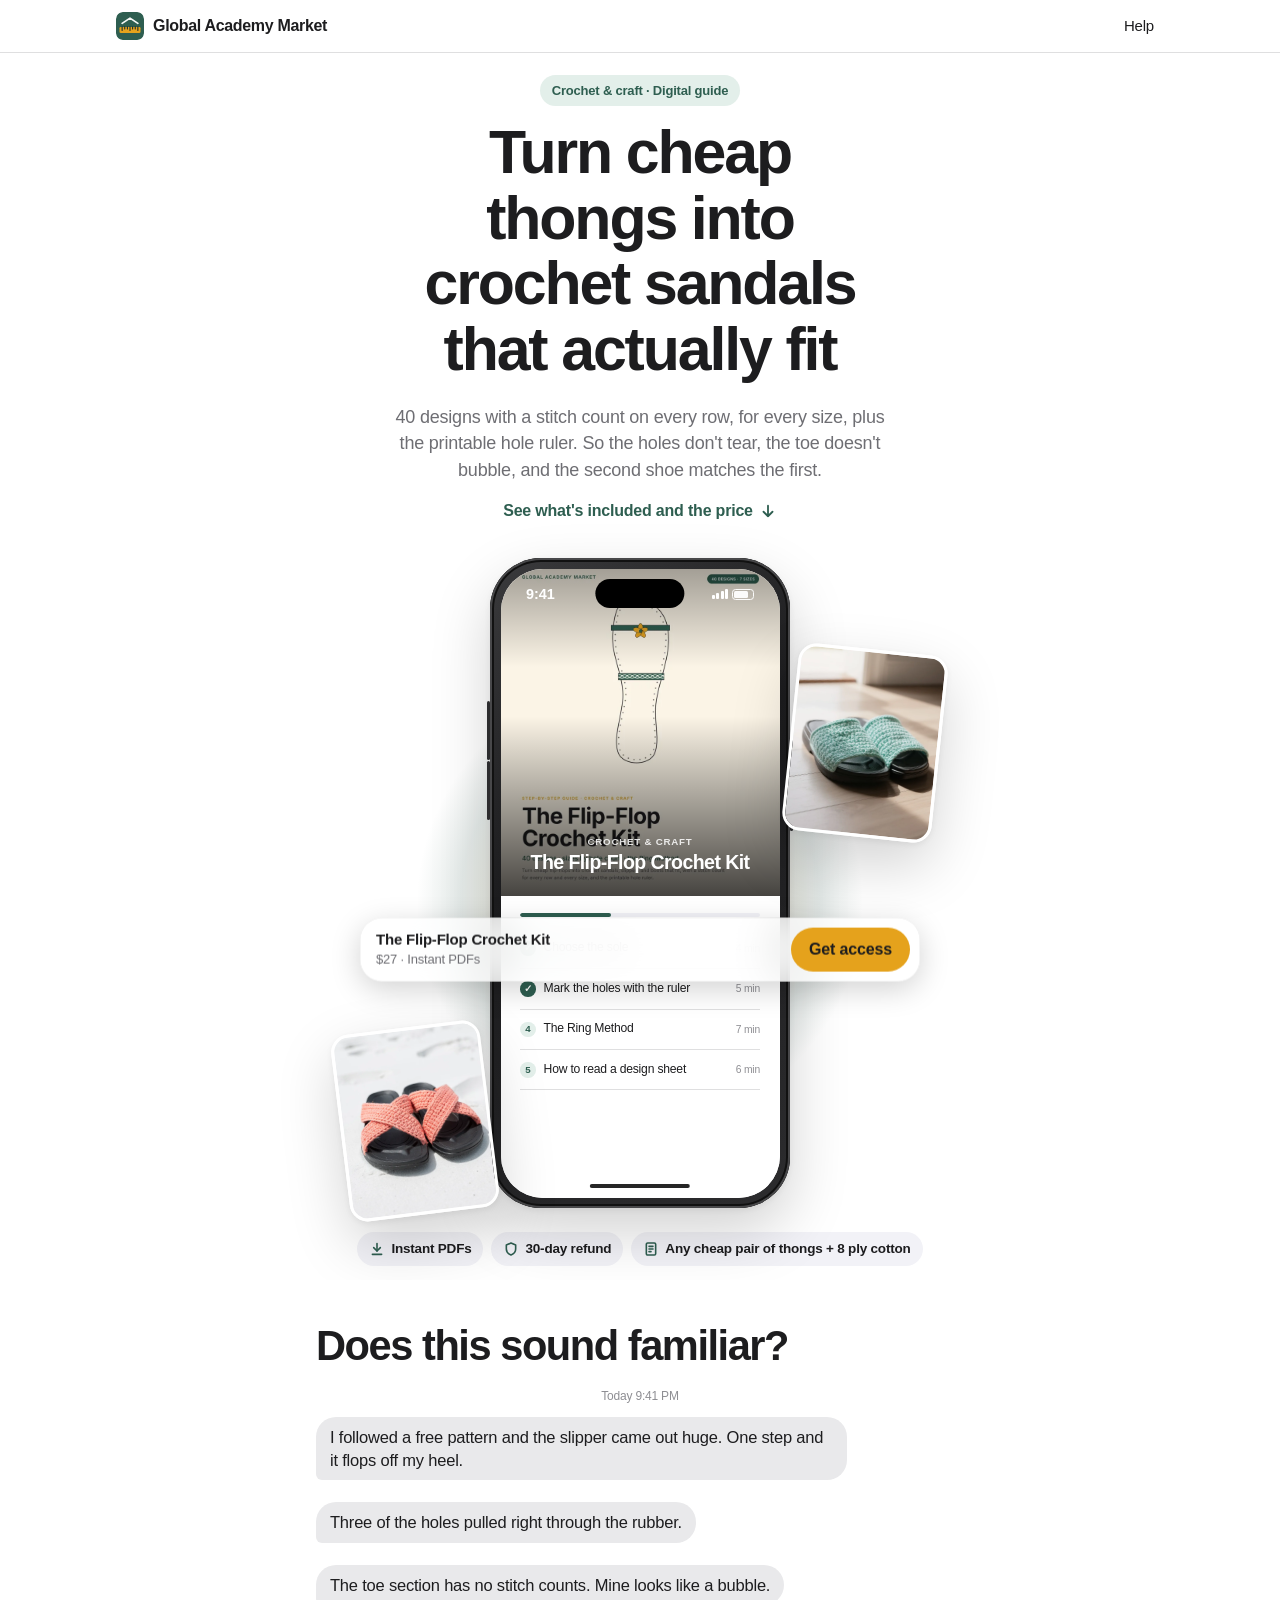
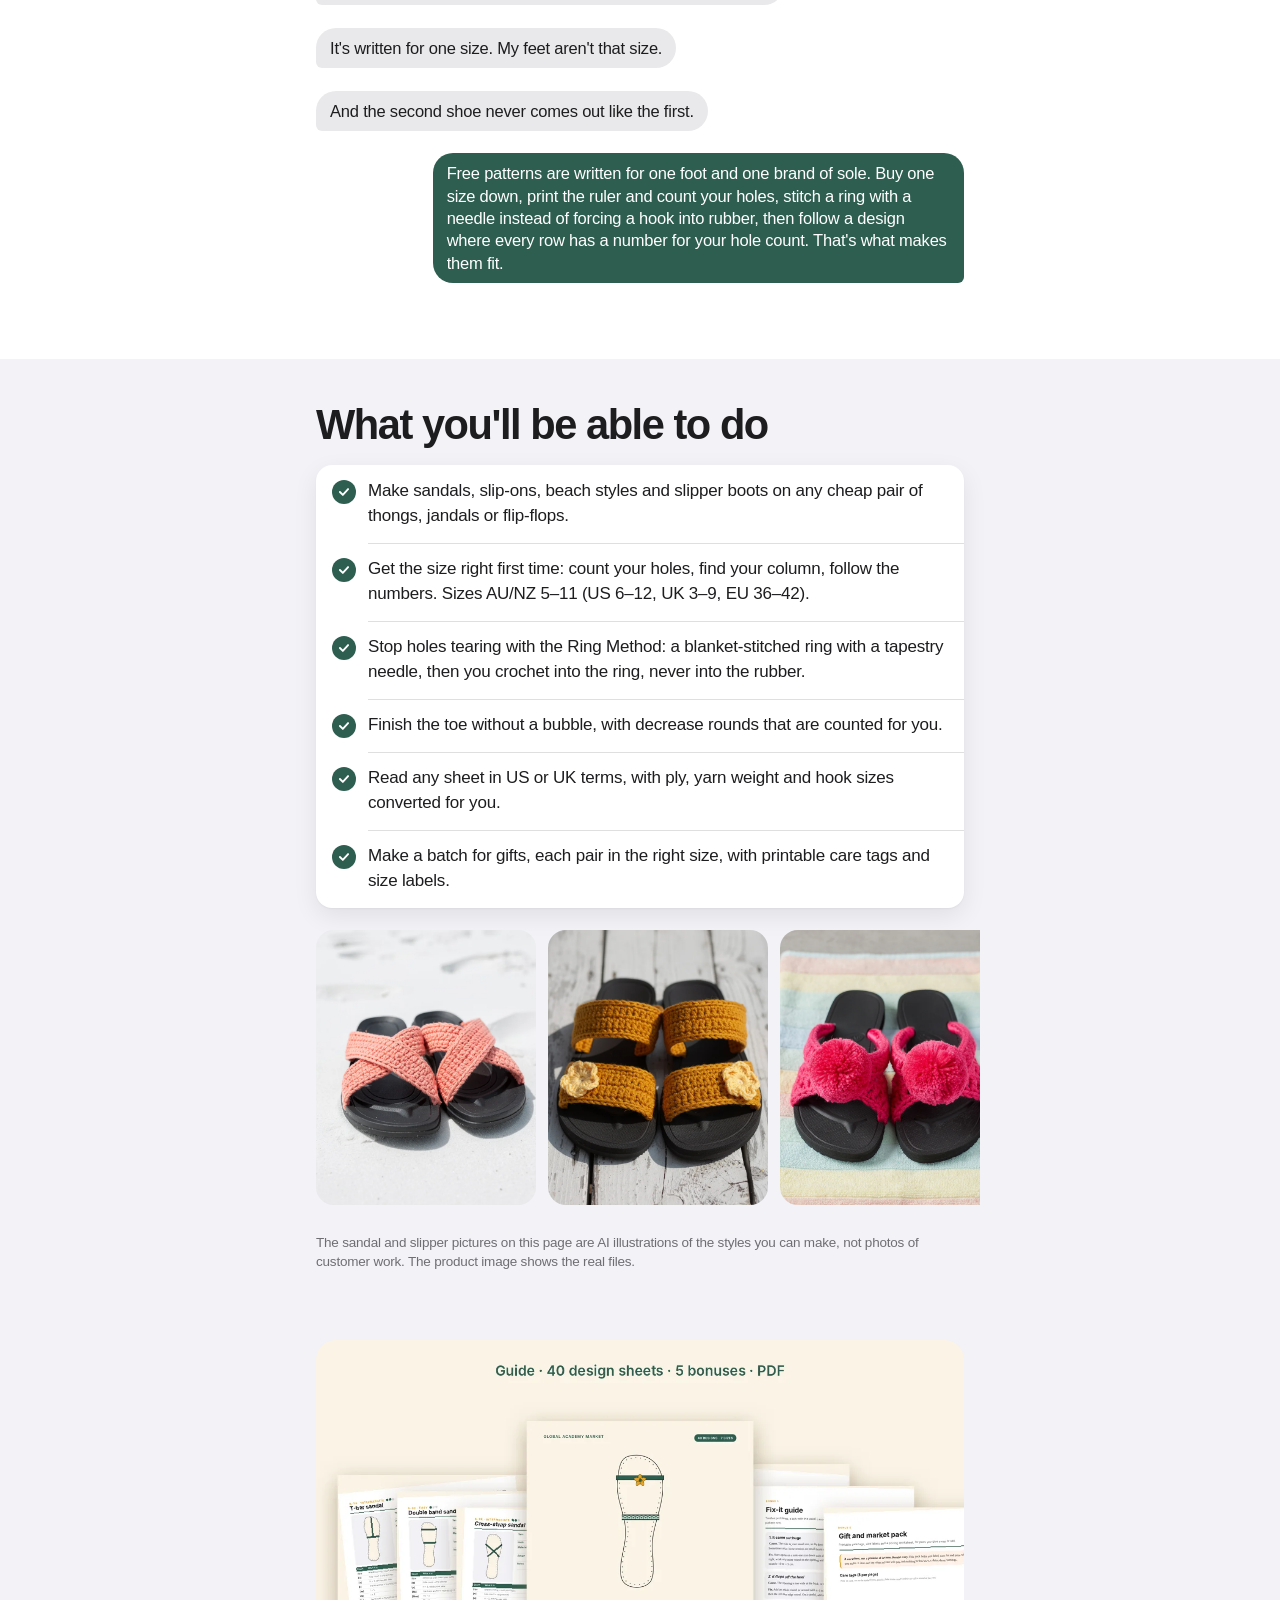
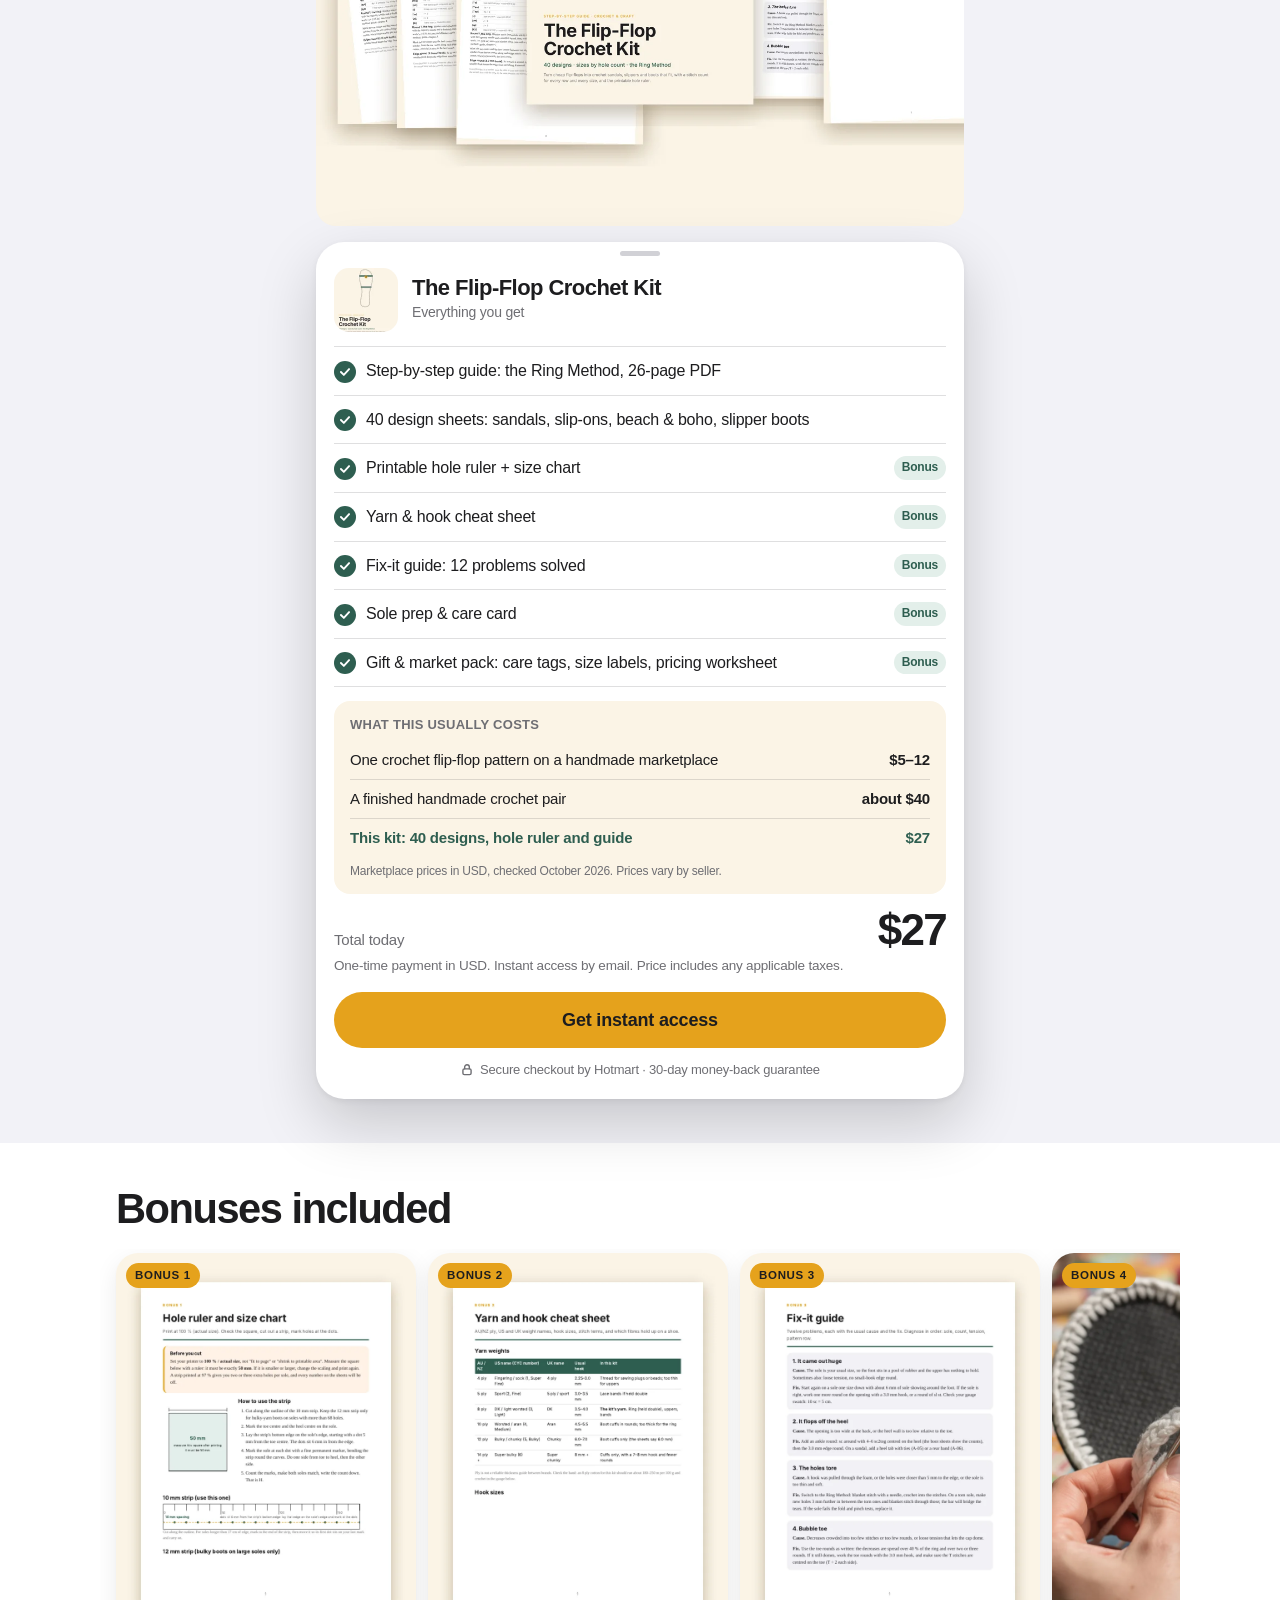
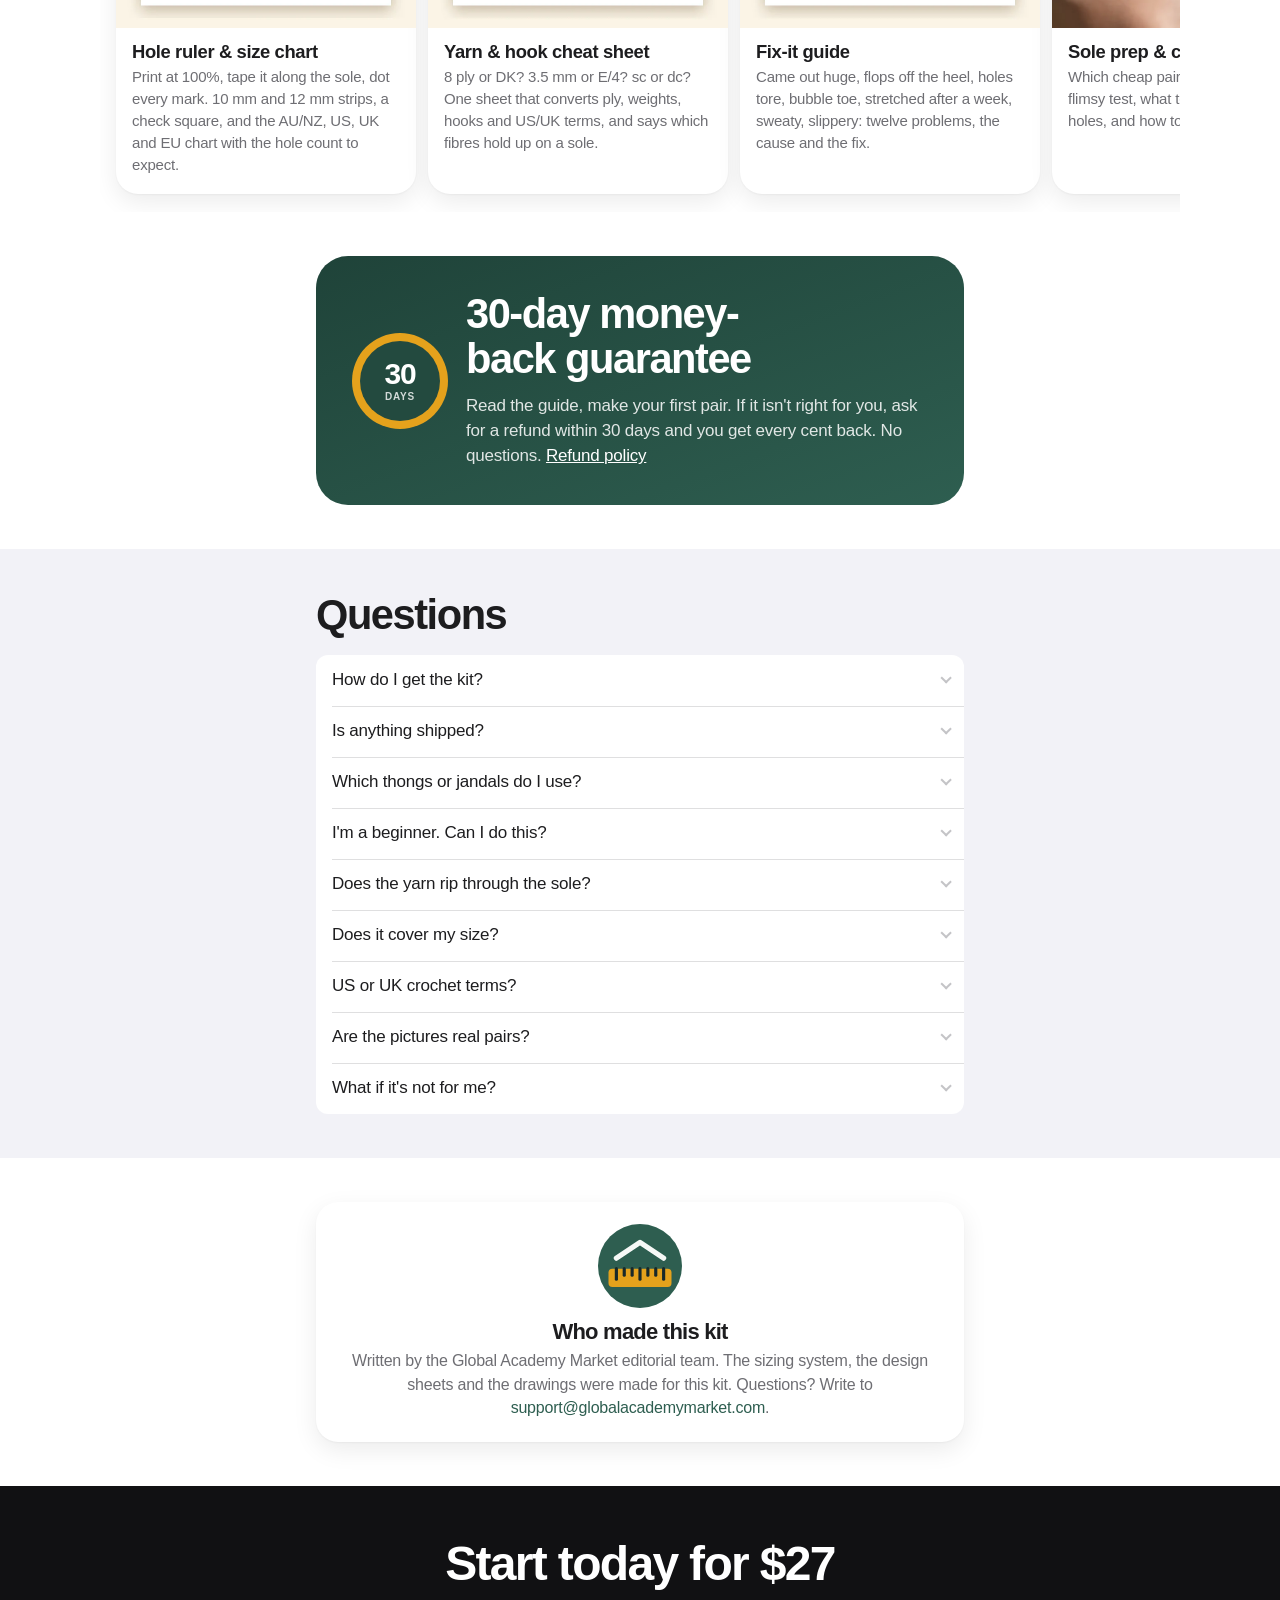
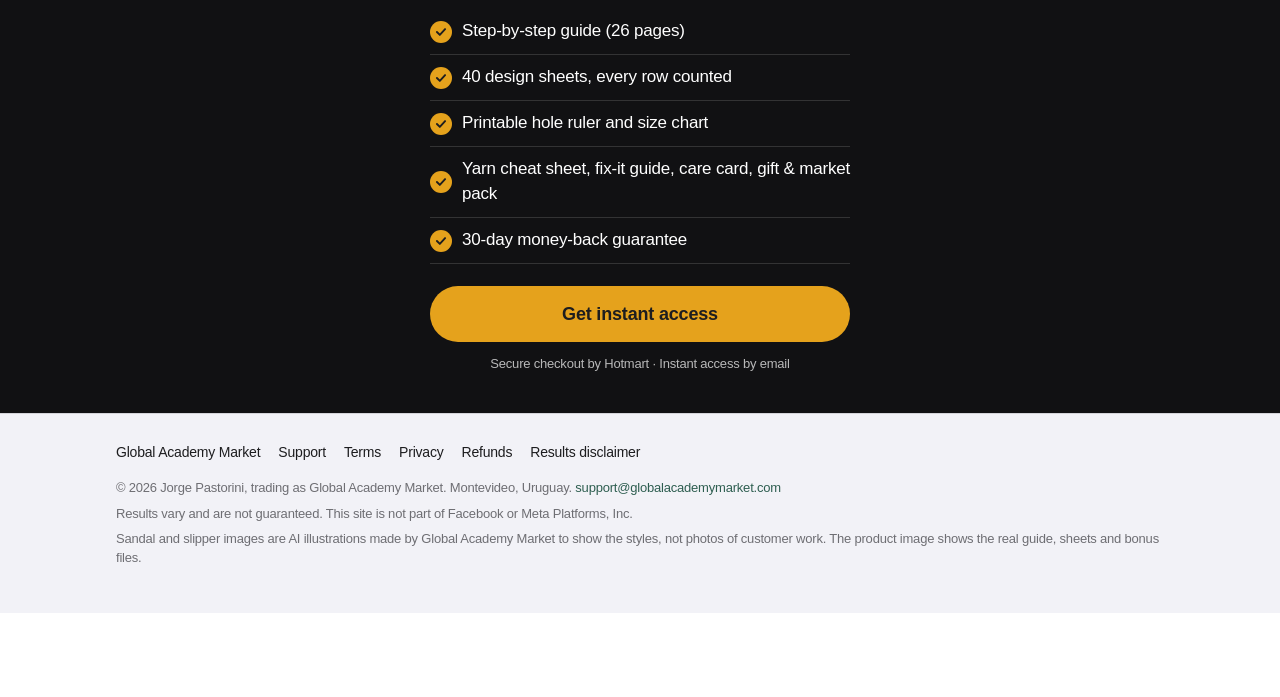
<file: guides/flip-flop-crochet/index.html>
<!doctype html>
<html lang="en">
<head>
  <meta charset="utf-8">
  <meta name="viewport" content="width=device-width, initial-scale=1, viewport-fit=cover">
  <title>The Flip-Flop Crochet Kit — Global Academy Market</title>
  <meta name="description" content="Turn cheap thongs (flip-flops) into crochet sandals, slippers and boots that actually fit: 40 designs with a stitch count on every row for every size, plus the printable hole ruler.">
  <meta property="og:title" content="The Flip-Flop Crochet Kit">
  <meta property="og:description" content="40 crochet sandal, slipper and boot designs for cheap flip-flop soles, with stitch counts for every row and every size.">
  <meta property="og:image" content="https://globalacademymarket.com/guides/flip-flop-crochet/img/pack.webp">
  <meta name="theme-color" content="#FFFFFF">
  <link rel="icon" href="/assets/mark.svg" type="image/svg+xml">
  <link rel="stylesheet" href="/assets/site.css">
  <link rel="stylesheet" href="/assets/landing.css">

  <!-- Meta Pixel (GAM Pixel 2196998741214080): PageView on every page. Hotmart fires InitiateCheckout and Purchase. -->
  <script>
  !function(f,b,e,v,n,t,s){if(f.fbq)return;n=f.fbq=function(){n.callMethod?
  n.callMethod.apply(n,arguments):n.queue.push(arguments)};if(!f._fbq)f._fbq=n;
  n.push=n;n.loaded=!0;n.version='2.0';n.queue=[];t=b.createElement(e);t.async=!0;
  t.src=v;s=b.getElementsByTagName(e)[0];s.parentNode.insertBefore(t,s)}(window,
  document,'script','https://connect.facebook.net/en_US/fbevents.js');
  fbq('init', '2196998741214080');
  fbq('track', 'PageView');
  </script>
  <noscript><img height="1" width="1" style="display:none" alt=""
  src="https://www.facebook.com/tr?id=2196998741214080&ev=PageView&noscript=1"></noscript>
  <!-- End Meta Pixel -->
</head>
<body class="lp no-js">

  <header class="nav">
    <div class="wrap">
      <a class="brand" href="/"><img src="/assets/mark.svg" alt="" width="28" height="28">Global Academy Market</a>
      <nav class="nav-links" aria-label="Main"><a href="/support/">Help</a></nav>
    </div>
  </header>

  <main id="main">

    <!-- 1–3. Headline, subheadline, mockup -->
    <section class="lp-hero">
      <div class="wrap">
        <span class="chip">Crochet &amp; craft · Digital guide</span>
        <h1>Turn cheap thongs into crochet sandals that actually fit</h1>
        <p class="sub">40 designs with a stitch count on every row, for every size, plus the printable hole ruler. So the holes don't tear, the toe doesn't bubble, and the second shoe matches the first.</p>
        <a class="jump" href="#offer">See what's included and the price
          <svg viewBox="0 0 24 24" width="18" height="18" fill="none" stroke="currentColor" stroke-width="2.4" stroke-linecap="round" stroke-linejoin="round"><path d="M12 5v14M6 13l6 6 6-6"/></svg></a>

        <div class="stage">
          <div class="float-card l"><img src="img/sandal-cross.webp" alt="" width="720" height="900"></div>
          <div class="float-card r"><img src="img/slipon.webp" alt="" width="720" height="900"></div>
          <div class="iphone" role="img" aria-label="The Flip-Flop Crochet Kit PDF open on a phone">
            <div class="screen">
              <span class="island"></span>
              <div class="status"><span>9:41</span><span class="icons"><span class="bars"><i></i><i></i><i></i><i></i></span><span class="batt"></span></span></div>
              <div class="reader">
                <div class="reader-cover">
                  <img src="img/cover.webp" alt="" width="720" height="900" fetchpriority="high">
                  <div class="meta"><span>Crochet &amp; craft</span><strong>The Flip-Flop Crochet Kit</strong></div>
                </div>
                <div class="reader-body">
                  <div class="reader-progress"><i></i></div>
                  <div class="reader-row done"><b>✓</b>Choose the sole<em>4 min</em></div>
                  <div class="reader-row done"><b>✓</b>Mark the holes with the ruler<em>5 min</em></div>
                  <div class="reader-row"><b>4</b>The Ring Method<em>7 min</em></div>
                  <div class="reader-row"><b>5</b>How to read a design sheet<em>6 min</em></div>
                </div>
              </div>
              <span class="home-indicator"></span>
            </div>
          </div>
        </div>

        <div class="trust">
          <span><svg viewBox="0 0 24 24" fill="none" stroke="currentColor" stroke-width="2.4" stroke-linecap="round" stroke-linejoin="round"><path d="M12 4v11"/><path d="m7 10 5 5 5-5"/><path d="M5 20h14"/></svg>Instant PDFs</span>
          <span><svg viewBox="0 0 24 24" fill="none" stroke="currentColor" stroke-width="2.4" stroke-linecap="round" stroke-linejoin="round"><path d="M12 3 5 6v6c0 4.5 3 7.5 7 9 4-1.5 7-4.5 7-9V6z"/></svg>30-day refund</span>
          <span><svg viewBox="0 0 24 24" fill="none" stroke="currentColor" stroke-width="2.4" stroke-linecap="round"><rect x="5" y="3" width="14" height="18" rx="2"/><path d="M9 8h6M9 12h6M9 16h3"/></svg>Any cheap pair of thongs + 8 ply cotton</span>
        </div>
      </div>
    </section>

    <!-- 4. Pains -->
    <section class="lp-section">
      <div class="narrow">
        <h2>Does this sound familiar?</h2>
        <div class="thread" data-thread>
          <span class="stamp">Today 9:41 PM</span>
          <p class="bubble them">I followed a free pattern and the slipper came out huge. One step and it flops off my heel.</p>
          <p class="bubble them">Three of the holes pulled right through the rubber.</p>
          <p class="bubble them">The toe section has no stitch counts. Mine looks like a bubble.</p>
          <p class="bubble them">It's written for one size. My feet aren't that size.</p>
          <p class="bubble them">And the second shoe never comes out like the first.</p>
          <p class="bubble me">Free patterns are written for one foot and one brand of sole. Buy one size down, print the ruler and count your holes, stitch a ring with a needle instead of forcing a hook into rubber, then follow a design where every row has a number for your hole count. That's what makes them fit.</p>
        </div>
      </div>
    </section>

    <!-- 5. Benefits -->
    <section class="lp-section gray">
      <div class="narrow">
        <h2>What you'll be able to do</h2>
        <ul class="checklist">
          <li><span class="check"><svg viewBox="0 0 24 24" fill="none" stroke="currentColor" stroke-width="3.2" stroke-linecap="round" stroke-linejoin="round"><path d="m5 12 5 5 9-10"/></svg></span>Make sandals, slip-ons, beach styles and slipper boots on any cheap pair of thongs, jandals or flip-flops.</li>
          <li><span class="check"><svg viewBox="0 0 24 24" fill="none" stroke="currentColor" stroke-width="3.2" stroke-linecap="round" stroke-linejoin="round"><path d="m5 12 5 5 9-10"/></svg></span>Get the size right first time: count your holes, find your column, follow the numbers. Sizes AU/NZ 5–11 (US 6–12, UK 3–9, EU 36–42).</li>
          <li><span class="check"><svg viewBox="0 0 24 24" fill="none" stroke="currentColor" stroke-width="3.2" stroke-linecap="round" stroke-linejoin="round"><path d="m5 12 5 5 9-10"/></svg></span>Stop holes tearing with the Ring Method: a blanket-stitched ring with a tapestry needle, then you crochet into the ring, never into the rubber.</li>
          <li><span class="check"><svg viewBox="0 0 24 24" fill="none" stroke="currentColor" stroke-width="3.2" stroke-linecap="round" stroke-linejoin="round"><path d="m5 12 5 5 9-10"/></svg></span>Finish the toe without a bubble, with decrease rounds that are counted for you.</li>
          <li><span class="check"><svg viewBox="0 0 24 24" fill="none" stroke="currentColor" stroke-width="3.2" stroke-linecap="round" stroke-linejoin="round"><path d="m5 12 5 5 9-10"/></svg></span>Read any sheet in US or UK terms, with ply, yarn weight and hook sizes converted for you.</li>
          <li><span class="check"><svg viewBox="0 0 24 24" fill="none" stroke="currentColor" stroke-width="3.2" stroke-linecap="round" stroke-linejoin="round"><path d="m5 12 5 5 9-10"/></svg></span>Make a batch for gifts, each pair in the right size, with printable care tags and size labels.</li>
        </ul>
        <div class="strip">
          <div class="rail">
            <figure><img src="img/sandal-cross.webp" alt="Cross-strap sandal illustration" loading="lazy" width="720" height="900"></figure>
            <figure><img src="img/sandal-flower.webp" alt="Flower band sandal illustration" loading="lazy" width="720" height="900"></figure>
            <figure><img src="img/pompom.webp" alt="Pom-pom sandal illustration" loading="lazy" width="720" height="900"></figure>
            <figure><img src="img/mesh-sandal.webp" alt="Mesh sandal illustration" loading="lazy" width="720" height="900"></figure>
            <figure><img src="img/slipon.webp" alt="Slip-on slipper illustration" loading="lazy" width="720" height="900"></figure>
            <figure><img src="img/boot.webp" alt="Slipper boot illustration" loading="lazy" width="720" height="900"></figure>
          </div>
        </div>
        <p class="price-note" style="margin-top:10px">The sandal and slipper pictures on this page are AI illustrations of the styles you can make, not photos of customer work. The product image shows the real files.</p>
      </div>
    </section>

    <!-- 6. Offer -->
    <section class="lp-section gray" id="offer" style="padding-top:8px">
      <div class="narrow">
        <img src="img/pack.webp" alt="The Flip-Flop Crochet Kit: guide, 40 design sheets and 5 bonus PDFs" width="1200" height="900" loading="lazy" style="width:100%;height:auto;border-radius:20px;margin:0 0 16px;display:block">
        <div class="sheet">
          <div class="sheet-head">
            <img src="img/cover-thumb.webp" alt="" width="64" height="64">
            <div><h2>The Flip-Flop Crochet Kit</h2><small>Everything you get</small></div>
          </div>
          <ul class="sheet-items">
            <li><span class="check"><svg viewBox="0 0 24 24" fill="none" stroke="currentColor" stroke-width="3.2" stroke-linecap="round" stroke-linejoin="round"><path d="m5 12 5 5 9-10"/></svg></span>Step-by-step guide: the Ring Method, 26-page PDF</li>
            <li><span class="check"><svg viewBox="0 0 24 24" fill="none" stroke="currentColor" stroke-width="3.2" stroke-linecap="round" stroke-linejoin="round"><path d="m5 12 5 5 9-10"/></svg></span>40 design sheets: sandals, slip-ons, beach &amp; boho, slipper boots</li>
            <li><span class="check"><svg viewBox="0 0 24 24" fill="none" stroke="currentColor" stroke-width="3.2" stroke-linecap="round" stroke-linejoin="round"><path d="m5 12 5 5 9-10"/></svg></span>Printable hole ruler + size chart<em>Bonus</em></li>
            <li><span class="check"><svg viewBox="0 0 24 24" fill="none" stroke="currentColor" stroke-width="3.2" stroke-linecap="round" stroke-linejoin="round"><path d="m5 12 5 5 9-10"/></svg></span>Yarn &amp; hook cheat sheet<em>Bonus</em></li>
            <li><span class="check"><svg viewBox="0 0 24 24" fill="none" stroke="currentColor" stroke-width="3.2" stroke-linecap="round" stroke-linejoin="round"><path d="m5 12 5 5 9-10"/></svg></span>Fix-it guide: 12 problems solved<em>Bonus</em></li>
            <li><span class="check"><svg viewBox="0 0 24 24" fill="none" stroke="currentColor" stroke-width="3.2" stroke-linecap="round" stroke-linejoin="round"><path d="m5 12 5 5 9-10"/></svg></span>Sole prep &amp; care card<em>Bonus</em></li>
            <li><span class="check"><svg viewBox="0 0 24 24" fill="none" stroke="currentColor" stroke-width="3.2" stroke-linecap="round" stroke-linejoin="round"><path d="m5 12 5 5 9-10"/></svg></span>Gift &amp; market pack: care tags, size labels, pricing worksheet<em>Bonus</em></li>
          </ul>
          <div class="compare">
            <p class="compare-title">What this usually costs</p>
            <ul>
              <li><span>One crochet flip-flop pattern on a handmade marketplace</span><b>$5–12</b></li>
              <li><span>A finished handmade crochet pair</span><b>about $40</b></li>
              <li class="ours"><span>This kit: 40 designs, hole ruler and guide</span><b>$27</b></li>
            </ul>
            <p class="compare-note">Marketplace prices in USD, checked October 2026. Prices vary by seller.</p>
          </div>
          <div class="sheet-total"><span>Total today</span><span class="price-now">$27</span></div>
          <p class="price-note">One-time payment in USD. Instant access by email. Price includes any applicable taxes.</p>
          <a class="btn btn-buy btn-block" data-checkout href="#">Get instant access</a>
          <p class="secure"><svg viewBox="0 0 24 24" fill="none" stroke="currentColor" stroke-width="2.4" stroke-linecap="round"><rect x="5" y="10" width="14" height="10" rx="2.5"/><path d="M8 10V7a4 4 0 0 1 8 0v3"/></svg>Secure checkout by Hotmart · 30-day money-back guarantee</p>
        </div>
      </div>
    </section>

    <!-- 7. Bonuses -->
    <section class="lp-section">
      <div class="wrap">
        <h2>Bonuses included</h2>
        <div class="rail">
          <div class="bonus-card"><div class="img"><img src="img/ruler-page.webp" alt="" loading="lazy" width="720" height="900"><span>Bonus 1</span></div><div class="body"><h3>Hole ruler &amp; size chart</h3><p>Print at 100%, tape it along the sole, dot every mark. 10 mm and 12 mm strips, a check square, and the AU/NZ, US, UK and EU chart with the hole count to expect.</p></div></div>
          <div class="bonus-card"><div class="img"><img src="img/yarn-page.webp" alt="" loading="lazy" width="720" height="900"><span>Bonus 2</span></div><div class="body"><h3>Yarn &amp; hook cheat sheet</h3><p>8 ply or DK? 3.5 mm or E/4? sc or dc? One sheet that converts ply, weights, hooks and US/UK terms, and says which fibres hold up on a sole.</p></div></div>
          <div class="bonus-card"><div class="img"><img src="img/fixit-page.webp" alt="" loading="lazy" width="720" height="900"><span>Bonus 3</span></div><div class="body"><h3>Fix-it guide</h3><p>Came out huge, flops off the heel, holes tore, bubble toe, stretched after a week, sweaty, slippery: twelve problems, the cause and the fix.</p></div></div>
          <div class="bonus-card"><div class="img"><img src="img/needle-ring.webp" alt="" loading="lazy" width="720" height="900"><span>Bonus 4</span></div><div class="body"><h3>Sole prep &amp; care card</h3><p>Which cheap pairs work and the firm-or-flimsy test, what to do with the strap holes, and how to wash a finished pair.</p></div></div>
          <div class="bonus-card"><div class="img"><img src="img/gift-page.webp" alt="" loading="lazy" width="720" height="900"><span>Bonus 5</span></div><div class="body"><h3>Gift &amp; market pack</h3><p>Printable care tags and size labels, plus a pricing worksheet if you'd like to sell a few pairs: materials, hours and a margin you choose. A worksheet, not a promise.</p></div></div>
        </div>
      </div>
    </section>

    <!-- 8. Guarantee -->
    <section class="lp-section" style="padding-top:0">
      <div class="narrow">
        <div class="promise">
          <div class="ring"><div><span><b>30</b><small>days</small></span></div></div>
          <div>
            <h2>30-day money-back guarantee</h2>
            <p>Read the guide, make your first pair. If it isn't right for you, ask for a refund within 30 days and you get every cent back. No questions. <a href="/refunds/">Refund policy</a></p>
          </div>
        </div>
      </div>
    </section>

    <!-- 9. Reviews: omitted until there are real customer reviews, with permission. -->

    <!-- 10. FAQ -->
    <section class="lp-section gray">
      <div class="narrow">
        <h2>Questions</h2>
        <div class="group plain">
          <details><summary>How do I get the kit?</summary><div><p>Right after payment you receive an email with your download links. The guide and sheets read well on a phone; print the hole ruler and the tags from any printer at 100% size.</p></div></details>
          <details><summary>Is anything shipped?</summary><div><p>No. Everything is digital (PDF). You buy the thongs, cotton yarn and a hook yourself; the guide tells you what to look for.</p></div></details>
          <details><summary>Which thongs or jandals do I use?</summary><div><p>Any plain, cheap pair with a firm sole, one size smaller than you normally wear. The care card has a quick firm-or-flimsy test so you don't buy a pair that tears.</p></div></details>
          <details><summary>I'm a beginner. Can I do this?</summary><div><p>If you can chain and single crochet, yes. The first family of designs is rated easy, every row ends with its stitch count, and the Ring Method takes the hardest step, the first row into the sole, out of your hands and gives it to a tapestry needle.</p></div></details>
          <details><summary>Does the yarn rip through the sole?</summary><div><p>That happens when a hook is forced through rubber with every stitch. In this kit you make the holes with the smallest tool, blanket-stitch a ring with a needle, and crochet into the ring. The load is spread over the whole ring instead of one hole.</p></div></details>
          <details><summary>Does it cover my size?</summary><div><p>Every sheet has seven hole-count columns, which cover roughly AU/NZ women's 5–11 (US 6–12, UK 3–9, EU 36–42). You count your own holes, so it also works for wide feet and for soles marked with odd sizes.</p></div></details>
          <details><summary>US or UK crochet terms?</summary><div><p>The sheets use US terms, with the UK term in brackets the first time each stitch appears, and the cheat sheet has the full conversion table.</p></div></details>
          <details><summary>Are the pictures real pairs?</summary><div><p>The sandal and slipper photos on this page are AI illustrations we made to show the styles. The design sheets use schematic drawings. The product image shows the real files you'll receive.</p></div></details>
          <details><summary>What if it's not for me?</summary><div><p>Ask for a refund within 30 days and you get the full amount back.</p></div></details>
        </div>
      </div>
    </section>

    <!-- 11. Who made this -->
    <section class="lp-section">
      <div class="narrow">
        <div class="contact">
          <div class="avatar"><img src="/assets/mark.svg" alt=""></div>
          <h2>Who made this kit</h2>
          <p>Written by the Global Academy Market editorial team. The sizing system, the design sheets and the drawings were made for this kit. Questions? Write to <a href="mailto:support@globalacademymarket.com">support@globalacademymarket.com</a>.</p>
        </div>
      </div>
    </section>

    <!-- 12. Final recap and button -->
    <section class="final">
      <div class="narrow">
        <h2>Start today for $27</h2>
        <ul class="recap">
          <li><span class="check"><svg viewBox="0 0 24 24" fill="none" stroke="currentColor" stroke-width="3.2" stroke-linecap="round" stroke-linejoin="round"><path d="m5 12 5 5 9-10"/></svg></span>Step-by-step guide (26 pages)</li>
          <li><span class="check"><svg viewBox="0 0 24 24" fill="none" stroke="currentColor" stroke-width="3.2" stroke-linecap="round" stroke-linejoin="round"><path d="m5 12 5 5 9-10"/></svg></span>40 design sheets, every row counted</li>
          <li><span class="check"><svg viewBox="0 0 24 24" fill="none" stroke="currentColor" stroke-width="3.2" stroke-linecap="round" stroke-linejoin="round"><path d="m5 12 5 5 9-10"/></svg></span>Printable hole ruler and size chart</li>
          <li><span class="check"><svg viewBox="0 0 24 24" fill="none" stroke="currentColor" stroke-width="3.2" stroke-linecap="round" stroke-linejoin="round"><path d="m5 12 5 5 9-10"/></svg></span>Yarn cheat sheet, fix-it guide, care card, gift &amp; market pack</li>
          <li><span class="check"><svg viewBox="0 0 24 24" fill="none" stroke="currentColor" stroke-width="3.2" stroke-linecap="round" stroke-linejoin="round"><path d="m5 12 5 5 9-10"/></svg></span>30-day money-back guarantee</li>
        </ul>
        <a class="btn btn-buy btn-block" data-checkout href="#">Get instant access</a>
        <p class="secure">Secure checkout by Hotmart · Instant access by email</p>
      </div>
    </section>
  </main>

  <!-- Sticky bottom bar -->
  <div class="buybar" data-buybar aria-hidden="true">
    <div class="t"><b>The Flip-Flop Crochet Kit</b><small>$27 · Instant PDFs</small></div>
    <a class="btn btn-tint" href="#offer" data-bar-btn>See offer</a>
  </div>

  <footer class="footer">
    <div class="wrap">
      <ul class="links">
        <li><a href="/">Global Academy Market</a></li>
        <li><a href="/support/">Support</a></li>
        <li><a href="/terms/">Terms</a></li>
        <li><a href="/privacy/">Privacy</a></li>
        <li><a href="/refunds/">Refunds</a></li>
        <li><a href="/disclaimer/">Results disclaimer</a></li>
      </ul>
      <p>© 2026 Jorge Pastorini, trading as Global Academy Market. Montevideo, Uruguay. <a href="mailto:support@globalacademymarket.com">support@globalacademymarket.com</a></p>
      <p>Results vary and are not guaranteed. This site is not part of Facebook or Meta Platforms, Inc.</p>
      <p>Sandal and slipper images are AI illustrations made by Global Academy Market to show the styles, not photos of customer work. The product image shows the real guide, sheets and bonus files.</p>
    </div>
  </footer>

  <script>
    // Checkout link for this guide (Hotmart). Ad UTM parameters are passed through so sales can be attributed.
    // TODO before launch: replace with the real Hotmart checkout link. Until then buttons fall back to #offer.
    var CHECKOUT_URL = "https://pay.hotmart.com/P108155969Y";
    (function () {
      document.body.classList.remove("no-js");
      var params = new URLSearchParams(window.location.search);
      var checkout = (function () {
        if (/XXXXXXXX/.test(CHECKOUT_URL)) return "#offer";
        try { var url = new URL(CHECKOUT_URL); params.forEach(function (v, k) { if (!url.searchParams.has(k)) url.searchParams.set(k, v); }); return url.toString(); }
        catch (e) { return "#offer"; }
      })();
      document.querySelectorAll("[data-checkout]").forEach(function (a) { a.href = checkout; });

      var bar = document.querySelector("[data-buybar]"), barBtn = document.querySelector("[data-bar-btn]");
      var hero = document.querySelector(".lp-hero"), offer = document.getElementById("offer"), fin = document.querySelector(".final");
      var offerSeen = false, offerVisible = false, finalVisible = false, pastHero = false;
      function update() {
        var show = pastHero && !offerVisible && !finalVisible;
        bar.classList.toggle("show", show);
        bar.setAttribute("aria-hidden", show ? "false" : "true");
        if (offerSeen) { barBtn.href = checkout; barBtn.textContent = "Get access"; barBtn.className = "btn btn-buy"; }
      }
      var bubbles = document.querySelectorAll("[data-thread] .bubble");
      if ("IntersectionObserver" in window) {
        new IntersectionObserver(function (e) { pastHero = !e[0].isIntersecting && e[0].boundingClientRect.top < 0; update(); }).observe(hero);
        new IntersectionObserver(function (e) { offerVisible = e[0].isIntersecting; if (offerVisible) offerSeen = true; update(); }, { threshold: 0.25 }).observe(offer);
        new IntersectionObserver(function (e) { finalVisible = e[0].isIntersecting; update(); }).observe(fin);
        new IntersectionObserver(function (e, obs) {
          if (!e[0].isIntersecting) return;
          bubbles.forEach(function (b, i) { setTimeout(function () { b.classList.add("in"); }, 180 * i); });
          obs.disconnect();
        }, { threshold: 0.2 }).observe(document.querySelector("[data-thread]"));
      } else {
        bubbles.forEach(function (b) { b.classList.add("in"); });
      }
    })();
  </script>
</body>
</html>
</file>
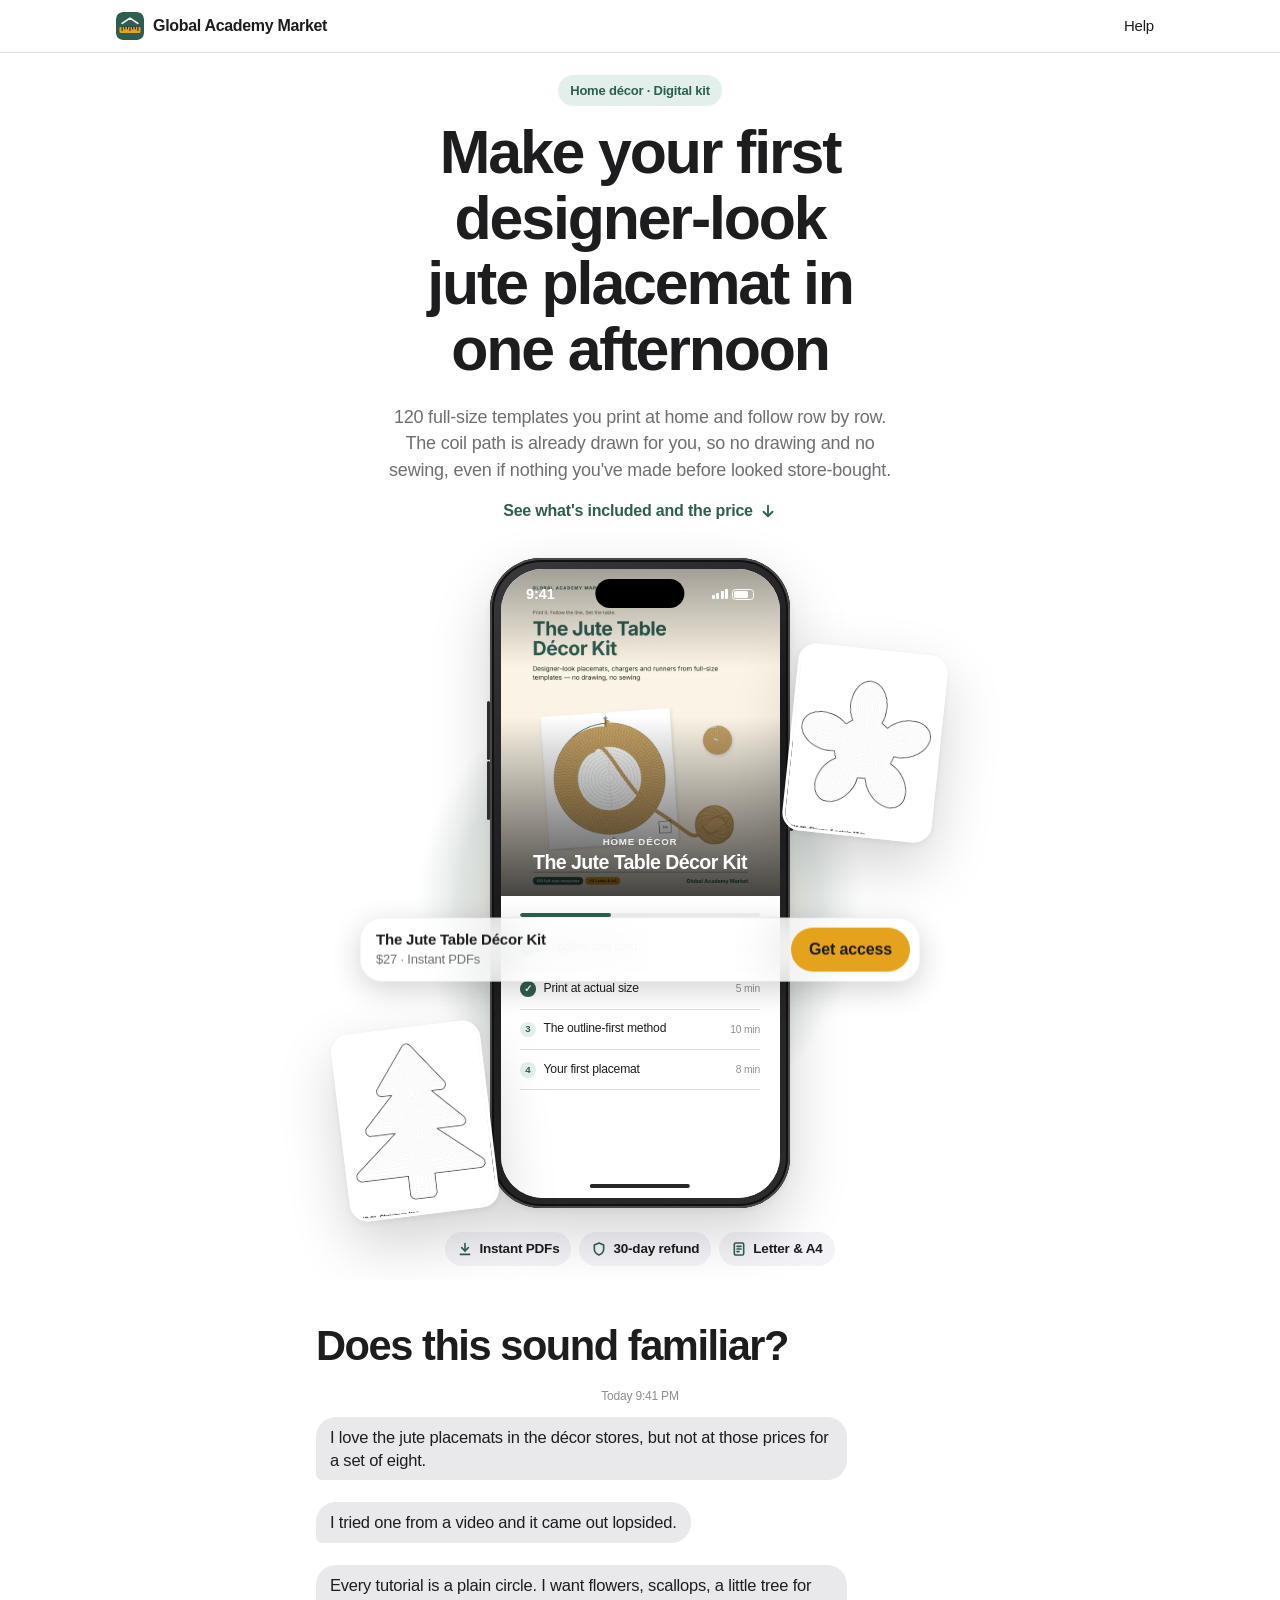
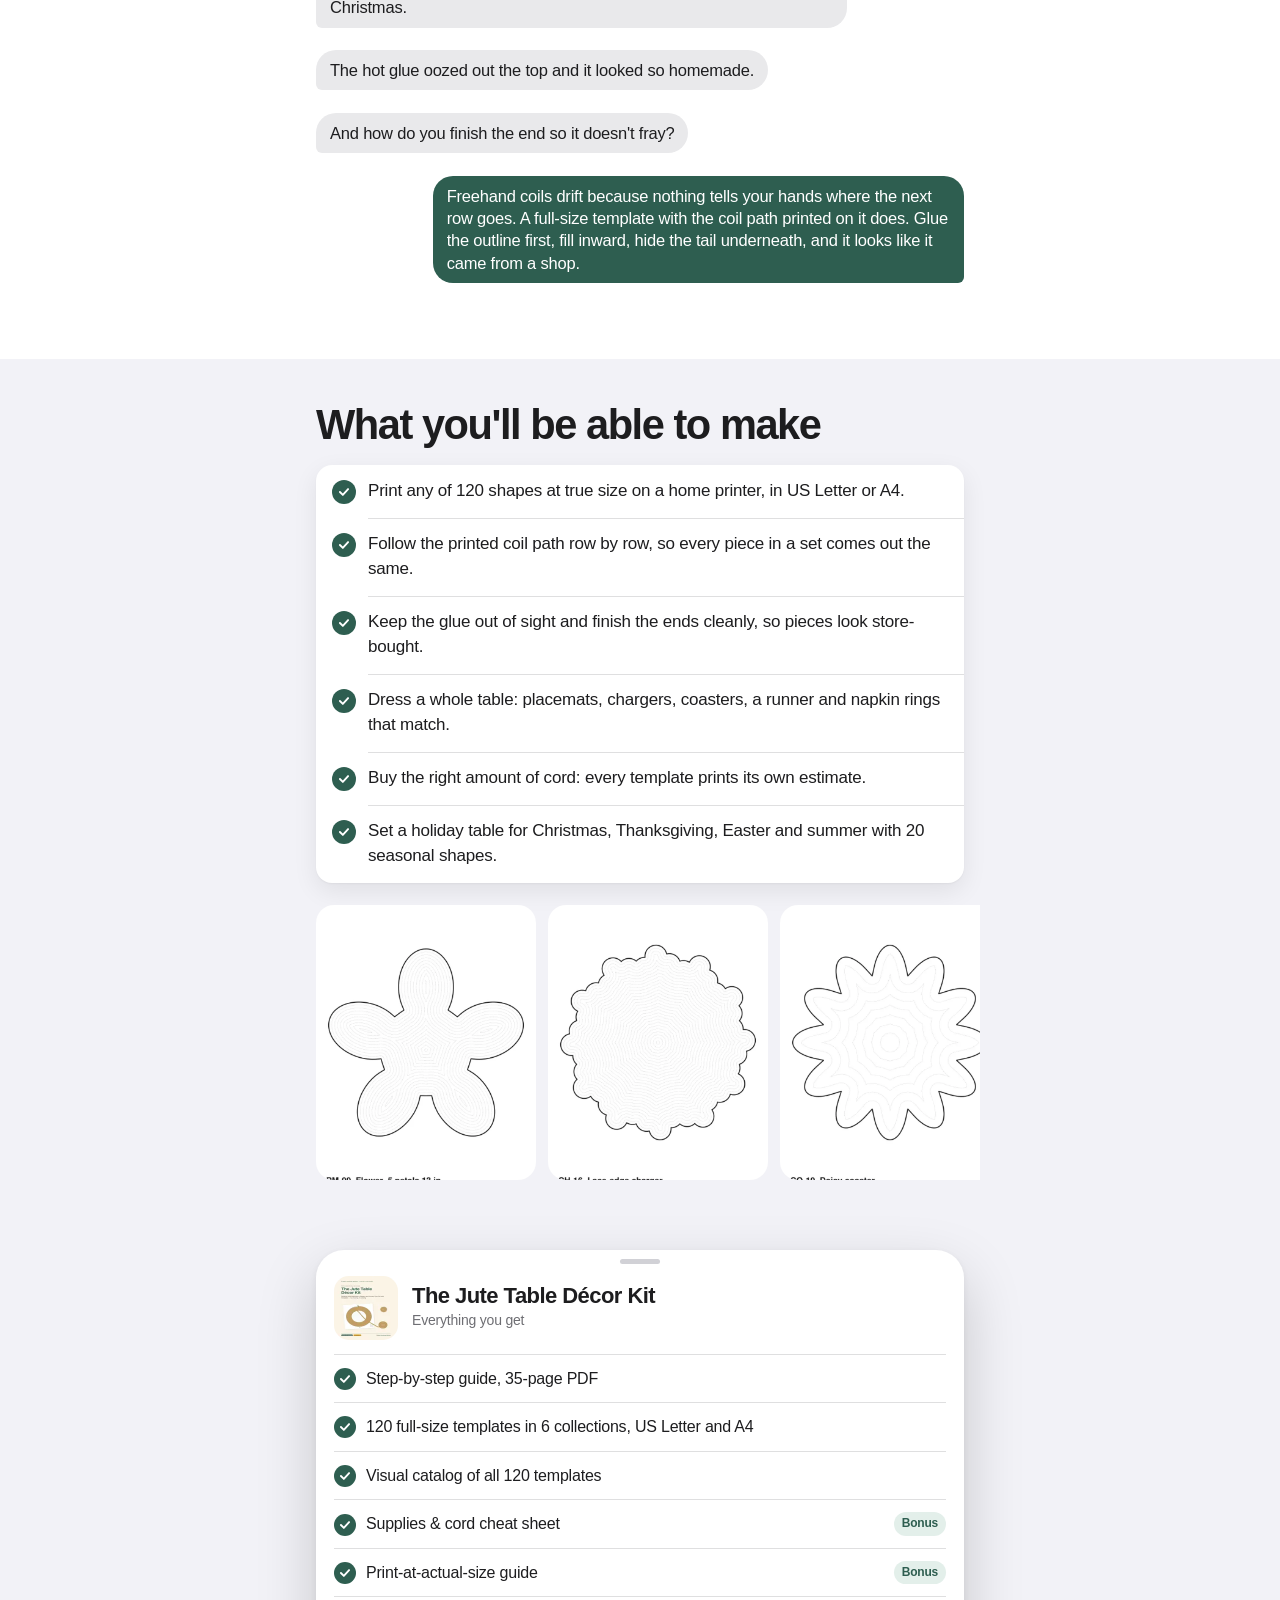
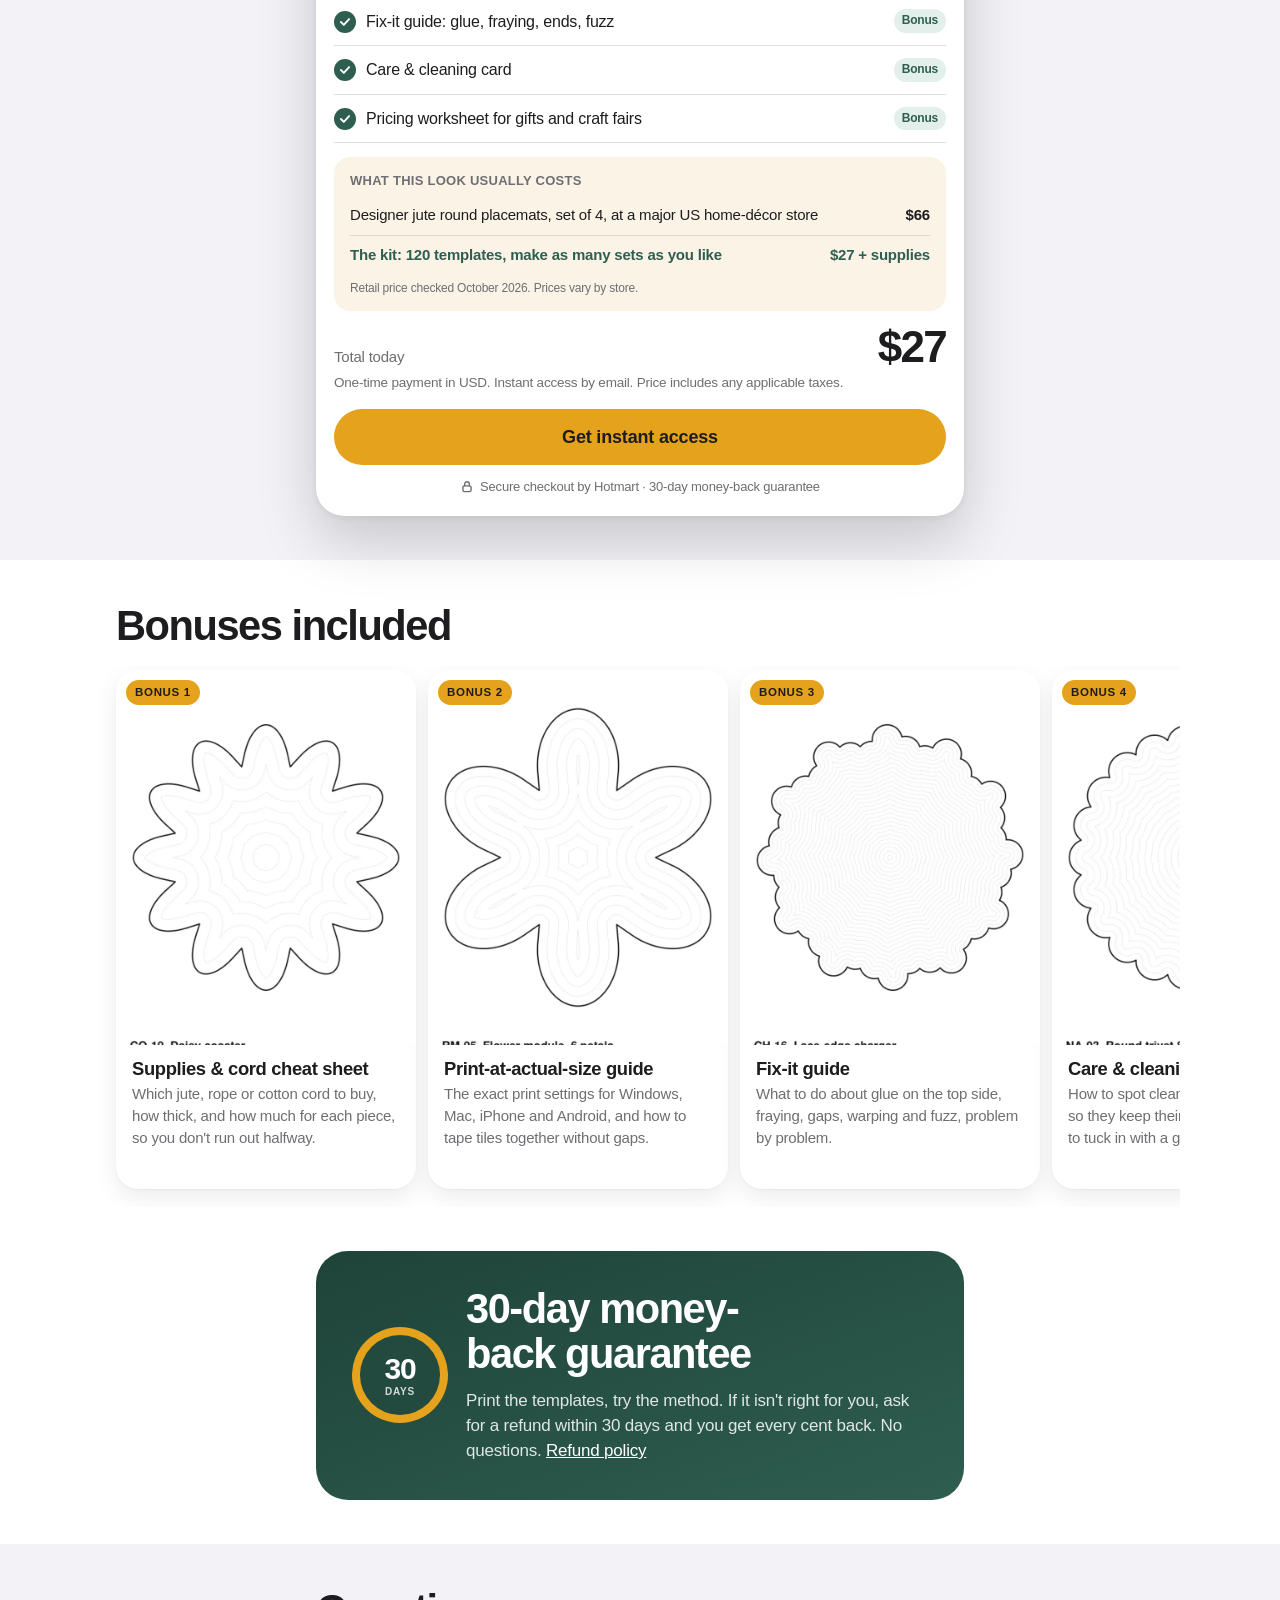
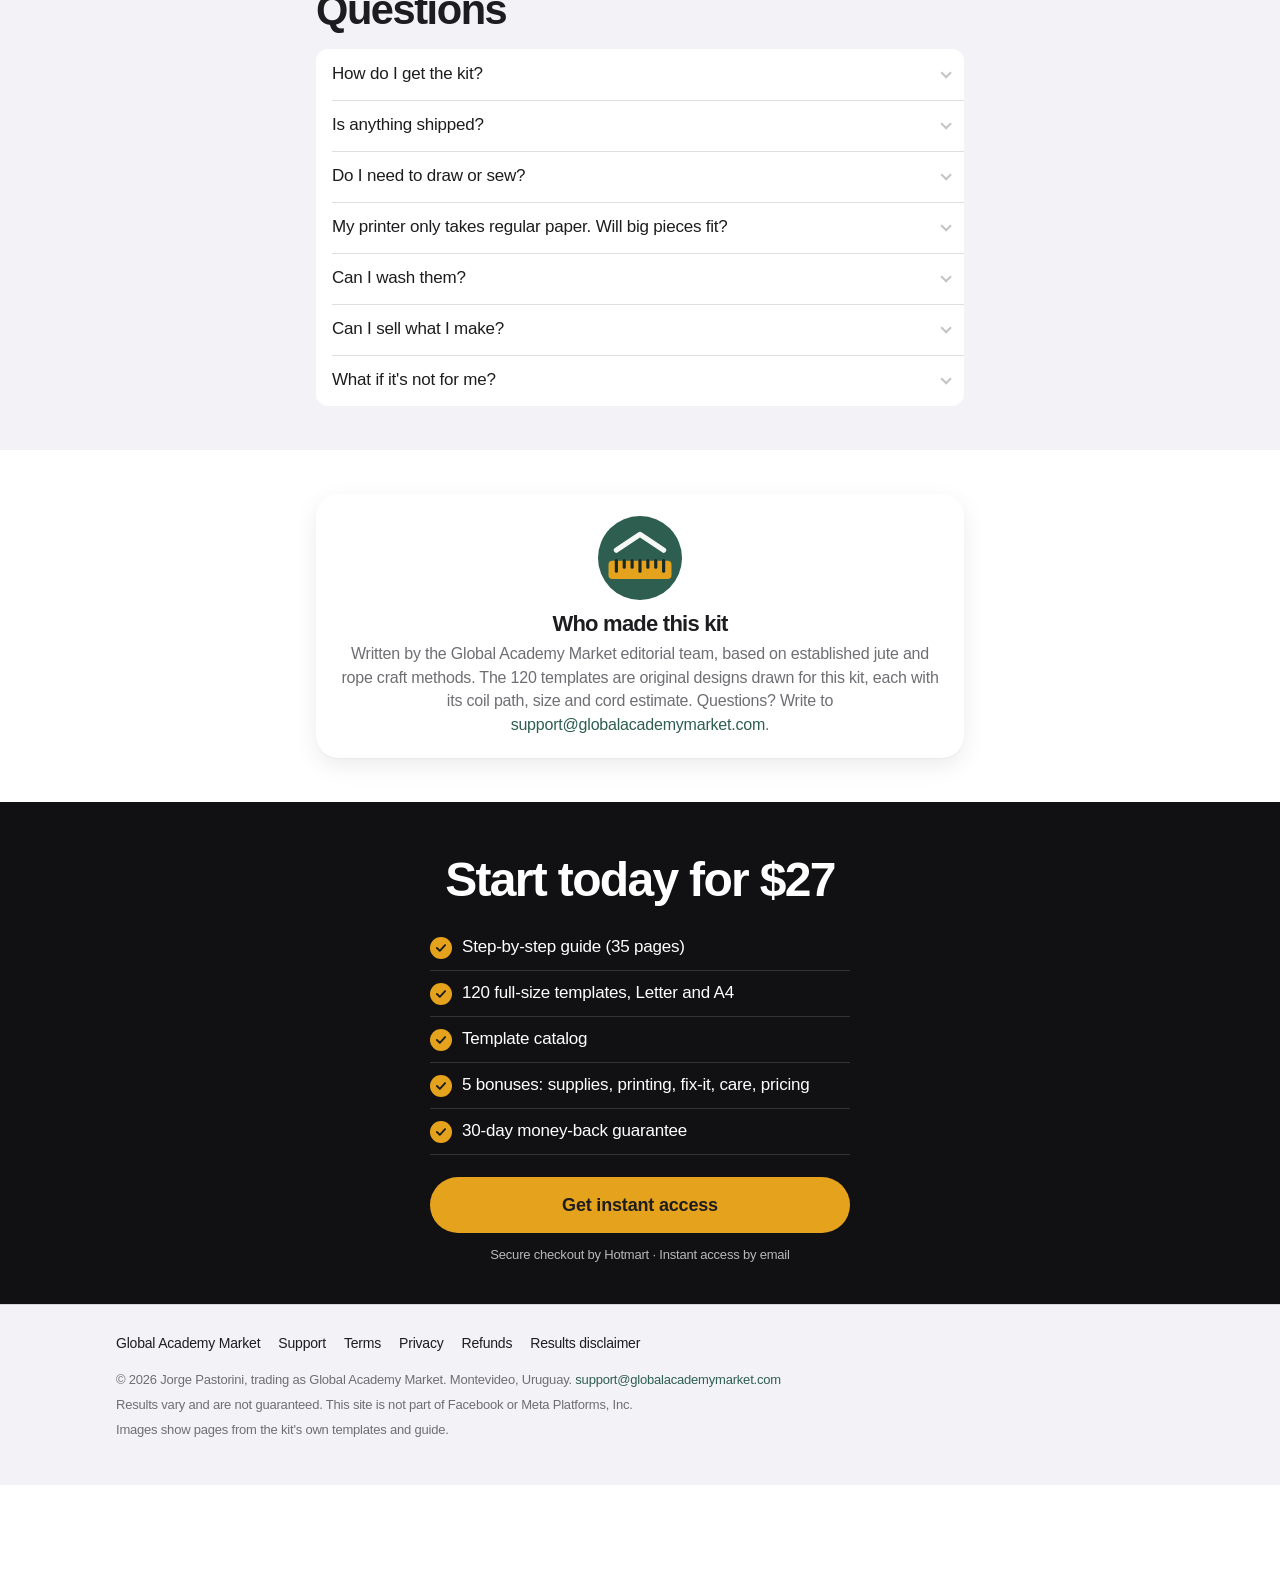
<file: guides/jute-table-decor/index.html>
<!doctype html>
<html lang="en">
<head>
  <meta charset="utf-8">
  <meta name="viewport" content="width=device-width, initial-scale=1, viewport-fit=cover">
  <title>The Jute Table Décor Kit — Global Academy Market</title>
  <meta name="description" content="Make your first designer-look jute placemat in one afternoon with 120 full-size printable templates. No drawing, no sewing.">
  <meta property="og:title" content="The Jute Table Décor Kit">
  <meta property="og:description" content="120 full-size templates for jute placemats, chargers, coasters and runners, plus a step-by-step guide.">
  <meta property="og:image" content="https://globalacademymarket.com/guides/jute-table-decor/img/06-holiday-wide.webp">
  <meta name="theme-color" content="#FFFFFF">
  <link rel="icon" href="/assets/mark.svg" type="image/svg+xml">
  <link rel="stylesheet" href="/assets/site.css">
  <link rel="stylesheet" href="/assets/landing.css">

  <!-- Meta Pixel (GAM Pixel 2196998741214080): PageView on every page. Hotmart fires InitiateCheckout and Purchase. -->
  <script>
  !function(f,b,e,v,n,t,s){if(f.fbq)return;n=f.fbq=function(){n.callMethod?
  n.callMethod.apply(n,arguments):n.queue.push(arguments)};if(!f._fbq)f._fbq=n;
  n.push=n;n.loaded=!0;n.version='2.0';n.queue=[];t=b.createElement(e);t.async=!0;
  t.src=v;s=b.getElementsByTagName(e)[0];s.parentNode.insertBefore(t,s)}(window,
  document,'script','https://connect.facebook.net/en_US/fbevents.js');
  fbq('init', '2196998741214080');
  fbq('track', 'PageView');
  </script>
  <noscript><img height="1" width="1" style="display:none" alt=""
  src="https://www.facebook.com/tr?id=2196998741214080&ev=PageView&noscript=1"></noscript>
  <!-- End Meta Pixel -->
</head>
<body class="lp no-js">

  <header class="nav">
    <div class="wrap">
      <a class="brand" href="/"><img src="/assets/mark.svg" alt="" width="28" height="28">Global Academy Market</a>
      <nav class="nav-links" aria-label="Main"><a href="/support/">Help</a></nav>
    </div>
  </header>

  <main id="main">

    <!-- 1–3. Headline, subheadline, mockup -->
    <section class="lp-hero">
      <div class="wrap">
        <span class="chip">Home décor · Digital kit</span>
        <h1>Make your first designer-look jute placemat in one afternoon</h1>
        <p class="sub">120 full-size templates you print at home and follow row by row. The coil path is already drawn for you, so no drawing and no sewing, even if nothing you've made before looked store-bought.</p>
        <a class="jump" href="#offer">See what's included and the price
          <svg viewBox="0 0 24 24" width="18" height="18" fill="none" stroke="currentColor" stroke-width="2.4" stroke-linecap="round" stroke-linejoin="round"><path d="M12 5v14M6 13l6 6 6-6"/></svg></a>

        <div class="stage">
          <div class="float-card l"><img src="img/06-holiday.webp" alt="" width="720" height="900"></div>
          <div class="float-card r"><img src="img/01-placemats.webp" alt="" width="720" height="900"></div>
          <div class="iphone" role="img" aria-label="The Jute Table Décor Kit PDF open on a phone">
            <div class="screen">
              <span class="island"></span>
              <div class="status"><span>9:41</span><span class="icons"><span class="bars"><i></i><i></i><i></i><i></i></span><span class="batt"></span></span></div>
              <div class="reader">
                <div class="reader-cover">
                  <img src="img/cover.webp" alt="" width="720" height="900" fetchpriority="high">
                  <div class="meta"><span>Home décor</span><strong>The Jute Table Décor Kit</strong></div>
                </div>
                <div class="reader-body">
                  <div class="reader-progress"><i></i></div>
                  <div class="reader-row done"><b>✓</b>Supplies and cord<em>6 min</em></div>
                  <div class="reader-row done"><b>✓</b>Print at actual size<em>5 min</em></div>
                  <div class="reader-row"><b>3</b>The outline-first method<em>10 min</em></div>
                  <div class="reader-row"><b>4</b>Your first placemat<em>8 min</em></div>
                </div>
              </div>
              <span class="home-indicator"></span>
            </div>
          </div>
        </div>

        <div class="trust">
          <span><svg viewBox="0 0 24 24" fill="none" stroke="currentColor" stroke-width="2.4" stroke-linecap="round" stroke-linejoin="round"><path d="M12 4v11"/><path d="m7 10 5 5 5-5"/><path d="M5 20h14"/></svg>Instant PDFs</span>
          <span><svg viewBox="0 0 24 24" fill="none" stroke="currentColor" stroke-width="2.4" stroke-linecap="round" stroke-linejoin="round"><path d="M12 3 5 6v6c0 4.5 3 7.5 7 9 4-1.5 7-4.5 7-9V6z"/></svg>30-day refund</span>
          <span><svg viewBox="0 0 24 24" fill="none" stroke="currentColor" stroke-width="2.4" stroke-linecap="round"><rect x="5" y="3" width="14" height="18" rx="2"/><path d="M9 8h6M9 12h6M9 16h3"/></svg>Letter &amp; A4</span>
        </div>
      </div>
    </section>

    <!-- 4. Pains -->
    <section class="lp-section">
      <div class="narrow">
        <h2>Does this sound familiar?</h2>
        <div class="thread" data-thread>
          <span class="stamp">Today 9:41 PM</span>
          <p class="bubble them">I love the jute placemats in the décor stores, but not at those prices for a set of eight.</p>
          <p class="bubble them">I tried one from a video and it came out lopsided.</p>
          <p class="bubble them">Every tutorial is a plain circle. I want flowers, scallops, a little tree for Christmas.</p>
          <p class="bubble them">The hot glue oozed out the top and it looked so homemade.</p>
          <p class="bubble them">And how do you finish the end so it doesn't fray?</p>
          <p class="bubble me">Freehand coils drift because nothing tells your hands where the next row goes. A full-size template with the coil path printed on it does. Glue the outline first, fill inward, hide the tail underneath, and it looks like it came from a shop.</p>
        </div>
      </div>
    </section>

    <!-- 5. Benefits -->
    <section class="lp-section gray">
      <div class="narrow">
        <h2>What you'll be able to make</h2>
        <ul class="checklist">
          <li><span class="check"><svg viewBox="0 0 24 24" fill="none" stroke="currentColor" stroke-width="3.2" stroke-linecap="round" stroke-linejoin="round"><path d="m5 12 5 5 9-10"/></svg></span>Print any of 120 shapes at true size on a home printer, in US Letter or A4.</li>
          <li><span class="check"><svg viewBox="0 0 24 24" fill="none" stroke="currentColor" stroke-width="3.2" stroke-linecap="round" stroke-linejoin="round"><path d="m5 12 5 5 9-10"/></svg></span>Follow the printed coil path row by row, so every piece in a set comes out the same.</li>
          <li><span class="check"><svg viewBox="0 0 24 24" fill="none" stroke="currentColor" stroke-width="3.2" stroke-linecap="round" stroke-linejoin="round"><path d="m5 12 5 5 9-10"/></svg></span>Keep the glue out of sight and finish the ends cleanly, so pieces look store-bought.</li>
          <li><span class="check"><svg viewBox="0 0 24 24" fill="none" stroke="currentColor" stroke-width="3.2" stroke-linecap="round" stroke-linejoin="round"><path d="m5 12 5 5 9-10"/></svg></span>Dress a whole table: placemats, chargers, coasters, a runner and napkin rings that match.</li>
          <li><span class="check"><svg viewBox="0 0 24 24" fill="none" stroke="currentColor" stroke-width="3.2" stroke-linecap="round" stroke-linejoin="round"><path d="m5 12 5 5 9-10"/></svg></span>Buy the right amount of cord: every template prints its own estimate.</li>
          <li><span class="check"><svg viewBox="0 0 24 24" fill="none" stroke="currentColor" stroke-width="3.2" stroke-linecap="round" stroke-linejoin="round"><path d="m5 12 5 5 9-10"/></svg></span>Set a holiday table for Christmas, Thanksgiving, Easter and summer with 20 seasonal shapes.</li>
        </ul>
        <div class="strip">
          <div class="rail">
            <figure><img src="img/01-placemats.webp" alt="Flower placemat template with the dashed coil path" loading="lazy" width="720" height="900"></figure>
            <figure><img src="img/02-chargers.webp" alt="13-inch charger template" loading="lazy" width="720" height="900"></figure>
            <figure><img src="img/03-coasters.webp" alt="Coaster templates" loading="lazy" width="720" height="900"></figure>
            <figure><img src="img/04-runner-modules.webp" alt="Table-runner module template" loading="lazy" width="720" height="900"></figure>
            <figure><img src="img/06-holiday.webp" alt="Christmas tree placemat template" loading="lazy" width="720" height="900"></figure>
          </div>
        </div>
      </div>
    </section>

    <!-- 6. Offer -->
    <section class="lp-section gray" id="offer" style="padding-top:8px">
      <div class="narrow">
        <div class="sheet">
          <div class="sheet-head">
            <img src="img/cover-thumb.webp" alt="" width="64" height="64">
            <div><h2>The Jute Table Décor Kit</h2><small>Everything you get</small></div>
          </div>
          <ul class="sheet-items">
            <li><span class="check"><svg viewBox="0 0 24 24" fill="none" stroke="currentColor" stroke-width="3.2" stroke-linecap="round" stroke-linejoin="round"><path d="m5 12 5 5 9-10"/></svg></span>Step-by-step guide, 35-page PDF</li>
            <li><span class="check"><svg viewBox="0 0 24 24" fill="none" stroke="currentColor" stroke-width="3.2" stroke-linecap="round" stroke-linejoin="round"><path d="m5 12 5 5 9-10"/></svg></span>120 full-size templates in 6 collections, US Letter and A4</li>
            <li><span class="check"><svg viewBox="0 0 24 24" fill="none" stroke="currentColor" stroke-width="3.2" stroke-linecap="round" stroke-linejoin="round"><path d="m5 12 5 5 9-10"/></svg></span>Visual catalog of all 120 templates</li>
            <li><span class="check"><svg viewBox="0 0 24 24" fill="none" stroke="currentColor" stroke-width="3.2" stroke-linecap="round" stroke-linejoin="round"><path d="m5 12 5 5 9-10"/></svg></span>Supplies &amp; cord cheat sheet<em>Bonus</em></li>
            <li><span class="check"><svg viewBox="0 0 24 24" fill="none" stroke="currentColor" stroke-width="3.2" stroke-linecap="round" stroke-linejoin="round"><path d="m5 12 5 5 9-10"/></svg></span>Print-at-actual-size guide<em>Bonus</em></li>
            <li><span class="check"><svg viewBox="0 0 24 24" fill="none" stroke="currentColor" stroke-width="3.2" stroke-linecap="round" stroke-linejoin="round"><path d="m5 12 5 5 9-10"/></svg></span>Fix-it guide: glue, fraying, ends, fuzz<em>Bonus</em></li>
            <li><span class="check"><svg viewBox="0 0 24 24" fill="none" stroke="currentColor" stroke-width="3.2" stroke-linecap="round" stroke-linejoin="round"><path d="m5 12 5 5 9-10"/></svg></span>Care &amp; cleaning card<em>Bonus</em></li>
            <li><span class="check"><svg viewBox="0 0 24 24" fill="none" stroke="currentColor" stroke-width="3.2" stroke-linecap="round" stroke-linejoin="round"><path d="m5 12 5 5 9-10"/></svg></span>Pricing worksheet for gifts and craft fairs<em>Bonus</em></li>
          </ul>
          <div class="compare">
            <p class="compare-title">What this look usually costs</p>
            <ul>
              <li><span>Designer jute round placemats, set of 4, at a major US home-décor store</span><b>$66</b></li>
              <li class="ours"><span>The kit: 120 templates, make as many sets as you like</span><b>$27 + supplies</b></li>
            </ul>
            <p class="compare-note">Retail price checked October 2026. Prices vary by store.</p>
          </div>
          <div class="sheet-total"><span>Total today</span><span class="price-now">$27</span></div>
          <p class="price-note">One-time payment in USD. Instant access by email. Price includes any applicable taxes.</p>
          <a class="btn btn-buy btn-block" data-checkout href="#">Get instant access</a>
          <p class="secure"><svg viewBox="0 0 24 24" fill="none" stroke="currentColor" stroke-width="2.4" stroke-linecap="round"><rect x="5" y="10" width="14" height="10" rx="2.5"/><path d="M8 10V7a4 4 0 0 1 8 0v3"/></svg>Secure checkout by Hotmart · 30-day money-back guarantee</p>
        </div>
      </div>
    </section>

    <!-- 7. Bonuses -->
    <section class="lp-section">
      <div class="wrap">
        <h2>Bonuses included</h2>
        <div class="rail">
          <div class="bonus-card"><div class="img"><img src="img/03-coasters.webp" alt="" loading="lazy" width="720" height="900"><span>Bonus 1</span></div><div class="body"><h3>Supplies &amp; cord cheat sheet</h3><p>Which jute, rope or cotton cord to buy, how thick, and how much for each piece, so you don't run out halfway.</p></div></div>
          <div class="bonus-card"><div class="img"><img src="img/04-runner-modules.webp" alt="" loading="lazy" width="720" height="900"><span>Bonus 2</span></div><div class="body"><h3>Print-at-actual-size guide</h3><p>The exact print settings for Windows, Mac, iPhone and Android, and how to tape tiles together without gaps.</p></div></div>
          <div class="bonus-card"><div class="img"><img src="img/02-chargers.webp" alt="" loading="lazy" width="720" height="900"><span>Bonus 3</span></div><div class="body"><h3>Fix-it guide</h3><p>What to do about glue on the top side, fraying, gaps, warping and fuzz, problem by problem.</p></div></div>
          <div class="bonus-card"><div class="img"><img src="img/05-napkin-accents.webp" alt="" loading="lazy" width="720" height="900"><span>Bonus 4</span></div><div class="body"><h3>Care &amp; cleaning card</h3><p>How to spot clean and store your pieces so they keep their shape. Printable card to tuck in with a gift.</p></div></div>
          <div class="bonus-card"><div class="img"><img src="img/01-placemats.webp" alt="" loading="lazy" width="720" height="900"><span>Bonus 5</span></div><div class="body"><h3>Pricing worksheet</h3><p>If you'd like to sell at a craft fair, add up your materials, time and fees and set your own price. A calculator, not a promise.</p></div></div>
        </div>
      </div>
    </section>

    <!-- 8. Guarantee -->
    <section class="lp-section" style="padding-top:0">
      <div class="narrow">
        <div class="promise">
          <div class="ring"><div><span><b>30</b><small>days</small></span></div></div>
          <div>
            <h2>30-day money-back guarantee</h2>
            <p>Print the templates, try the method. If it isn't right for you, ask for a refund within 30 days and you get every cent back. No questions. <a href="/refunds/">Refund policy</a></p>
          </div>
        </div>
      </div>
    </section>

    <!-- 9. Reviews: omitted until there are real customer reviews, with permission. -->

    <!-- 10. FAQ -->
    <section class="lp-section gray">
      <div class="narrow">
        <h2>Questions</h2>
        <div class="group plain">
          <details><summary>How do I get the kit?</summary><div><p>Right after payment you receive an email with your download links. The guide reads well on a phone; print the templates from any computer or phone connected to a printer.</p></div></details>
          <details><summary>Is anything shipped?</summary><div><p>No. Everything is digital: PDF guide, PDF templates and PDF bonuses. You buy the cord, felt and glue yourself; the cheat sheet tells you what to get.</p></div></details>
          <details><summary>Do I need to draw or sew?</summary><div><p>No. You print the template, place your base on it or trace it, and glue the cord along the printed lines. A hot glue gun and scissors are the main tools.</p></div></details>
          <details><summary>My printer only takes regular paper. Will big pieces fit?</summary><div><p>Yes. Large pieces are split across several pages with overlap and alignment marks. You tape them together; the print guide shows how. Every page has a check square so you know it printed at true size.</p></div></details>
          <details><summary>Can I wash them?</summary><div><p>Spot clean only. Jute doesn't like soaking or the washing machine. The care card explains how to clean and store them.</p></div></details>
          <details><summary>Can I sell what I make?</summary><div><p>Yes, you can gift or sell the pieces you make. Please don't share or resell the template files themselves.</p></div></details>
          <details><summary>What if it's not for me?</summary><div><p>Ask for a refund within 30 days and you get the full amount back.</p></div></details>
        </div>
      </div>
    </section>

    <!-- 11. Who made this -->
    <section class="lp-section">
      <div class="narrow">
        <div class="contact">
          <div class="avatar"><img src="/assets/mark.svg" alt=""></div>
          <h2>Who made this kit</h2>
          <p>Written by the Global Academy Market editorial team, based on established jute and rope craft methods. The 120 templates are original designs drawn for this kit, each with its coil path, size and cord estimate. Questions? Write to <a href="mailto:support@globalacademymarket.com">support@globalacademymarket.com</a>.</p>
        </div>
      </div>
    </section>

    <!-- 12. Final recap and button -->
    <section class="final">
      <div class="narrow">
        <h2>Start today for $27</h2>
        <ul class="recap">
          <li><span class="check"><svg viewBox="0 0 24 24" fill="none" stroke="currentColor" stroke-width="3.2" stroke-linecap="round" stroke-linejoin="round"><path d="m5 12 5 5 9-10"/></svg></span>Step-by-step guide (35 pages)</li>
          <li><span class="check"><svg viewBox="0 0 24 24" fill="none" stroke="currentColor" stroke-width="3.2" stroke-linecap="round" stroke-linejoin="round"><path d="m5 12 5 5 9-10"/></svg></span>120 full-size templates, Letter and A4</li>
          <li><span class="check"><svg viewBox="0 0 24 24" fill="none" stroke="currentColor" stroke-width="3.2" stroke-linecap="round" stroke-linejoin="round"><path d="m5 12 5 5 9-10"/></svg></span>Template catalog</li>
          <li><span class="check"><svg viewBox="0 0 24 24" fill="none" stroke="currentColor" stroke-width="3.2" stroke-linecap="round" stroke-linejoin="round"><path d="m5 12 5 5 9-10"/></svg></span>5 bonuses: supplies, printing, fix-it, care, pricing</li>
          <li><span class="check"><svg viewBox="0 0 24 24" fill="none" stroke="currentColor" stroke-width="3.2" stroke-linecap="round" stroke-linejoin="round"><path d="m5 12 5 5 9-10"/></svg></span>30-day money-back guarantee</li>
        </ul>
        <a class="btn btn-buy btn-block" data-checkout href="#">Get instant access</a>
        <p class="secure">Secure checkout by Hotmart · Instant access by email</p>
      </div>
    </section>
  </main>

  <!-- Sticky bottom bar -->
  <div class="buybar" data-buybar aria-hidden="true">
    <div class="t"><b>The Jute Table Décor Kit</b><small>$27 · Instant PDFs</small></div>
    <a class="btn btn-tint" href="#offer" data-bar-btn>See offer</a>
  </div>

  <footer class="footer">
    <div class="wrap">
      <ul class="links">
        <li><a href="/">Global Academy Market</a></li>
        <li><a href="/support/">Support</a></li>
        <li><a href="/terms/">Terms</a></li>
        <li><a href="/privacy/">Privacy</a></li>
        <li><a href="/refunds/">Refunds</a></li>
        <li><a href="/disclaimer/">Results disclaimer</a></li>
      </ul>
      <p>© 2026 Jorge Pastorini, trading as Global Academy Market. Montevideo, Uruguay. <a href="mailto:support@globalacademymarket.com">support@globalacademymarket.com</a></p>
      <p>Results vary and are not guaranteed. This site is not part of Facebook or Meta Platforms, Inc.</p>
      <p>Images show pages from the kit's own templates and guide.</p>
    </div>
  </footer>

  <script>
    // Checkout link for this guide (Hotmart). Ad UTM parameters are passed through so sales can be attributed.
    // TODO before launch: replace with the real Hotmart checkout link. Until then buttons fall back to #offer.
    var CHECKOUT_URL = "https://pay.hotmart.com/C108155859E";
    (function () {
      document.body.classList.remove("no-js");
      var params = new URLSearchParams(window.location.search);
      var checkout = (function () {
        if (/XXXXXXXX/.test(CHECKOUT_URL)) return "#offer";
        try { var url = new URL(CHECKOUT_URL); params.forEach(function (v, k) { if (!url.searchParams.has(k)) url.searchParams.set(k, v); }); return url.toString(); }
        catch (e) { return "#offer"; }
      })();
      document.querySelectorAll("[data-checkout]").forEach(function (a) { a.href = checkout; });

      var bar = document.querySelector("[data-buybar]"), barBtn = document.querySelector("[data-bar-btn]");
      var hero = document.querySelector(".lp-hero"), offer = document.getElementById("offer"), fin = document.querySelector(".final");
      var offerSeen = false, offerVisible = false, finalVisible = false, pastHero = false;
      function update() {
        var show = pastHero && !offerVisible && !finalVisible;
        bar.classList.toggle("show", show);
        bar.setAttribute("aria-hidden", show ? "false" : "true");
        if (offerSeen) { barBtn.href = checkout; barBtn.textContent = "Get access"; barBtn.className = "btn btn-buy"; }
      }
      var bubbles = document.querySelectorAll("[data-thread] .bubble");
      if ("IntersectionObserver" in window) {
        new IntersectionObserver(function (e) { pastHero = !e[0].isIntersecting && e[0].boundingClientRect.top < 0; update(); }).observe(hero);
        new IntersectionObserver(function (e) { offerVisible = e[0].isIntersecting; if (offerVisible) offerSeen = true; update(); }, { threshold: 0.25 }).observe(offer);
        new IntersectionObserver(function (e) { finalVisible = e[0].isIntersecting; update(); }).observe(fin);
        new IntersectionObserver(function (e, obs) {
          if (!e[0].isIntersecting) return;
          bubbles.forEach(function (b, i) { setTimeout(function () { b.classList.add("in"); }, 180 * i); });
          obs.disconnect();
        }, { threshold: 0.2 }).observe(document.querySelector("[data-thread]"));
      } else {
        bubbles.forEach(function (b) { b.classList.add("in"); });
      }
    })();
  </script>
</body>
</html>
</file>
<file: assets/site.css>
/* Global Academy Market — shared styles (v2, iPhone-inspired, mobile first)
   ~98% of visitors are on phones. Everything is designed at 390px first.
   System font stack = SF Pro on iPhone: native feel, zero font download. */

:root {
  color-scheme: light;
  --bg: #FFFFFF;
  --bg-2: #F2F2F7;          /* iOS grouped background */
  --ink: #1D1D1F;
  --ink-2: #6E6E73;
  --ink-3: #8E8E93;
  --line: rgba(60, 60, 67, 0.16);
  --spruce: #2E5E50;        /* tint colour */
  --spruce-2: #3F7A68;
  --mint: #E3EFEA;
  --marigold: #E5A21C;      /* buy buttons only */
  --marigold-2: #F2B53A;
  --cream: #FBF4E6;

  --font: -apple-system, BlinkMacSystemFont, "SF Pro Text", "SF Pro Display", "Segoe UI", Roboto, "Helvetica Neue", Arial, sans-serif;

  --gutter: 16px;
  --wrap: 1080px;
  --r-xl: 32px;
  --r-lg: 24px;
  --r-md: 16px;
  --shadow: 0 1px 2px rgba(0,0,0,.04), 0 8px 24px rgba(0,0,0,.08);
  --shadow-lg: 0 2px 6px rgba(0,0,0,.06), 0 24px 60px rgba(0,0,0,.18);
  --ease: cubic-bezier(.2, .8, .2, 1);
}

*, *::before, *::after { box-sizing: border-box; }
html { -webkit-text-size-adjust: 100%; scroll-behavior: smooth; }
@media (prefers-reduced-motion: reduce) { html { scroll-behavior: auto; } *, *::before, *::after { animation: none !important; transition: none !important; } }

body {
  margin: 0;
  background: var(--bg);
  color: var(--ink);
  font-family: var(--font);
  font-size: 17px;              /* iOS body size */
  line-height: 1.47;
  letter-spacing: -0.012em;
  -webkit-font-smoothing: antialiased;
  overflow-x: hidden;
}
img { max-width: 100%; display: block; }
a { color: var(--spruce); text-decoration: none; }
a:hover { text-decoration: underline; }
:focus-visible { outline: 3px solid var(--marigold); outline-offset: 2px; border-radius: 6px; }

h1, h2, h3 { margin: 0 0 .4em; line-height: 1.08; letter-spacing: -0.035em; font-weight: 800; text-wrap: balance; }
h1 { font-size: clamp(2.5rem, 11vw, 4.6rem); }
h2 { font-size: clamp(1.9rem, 8vw, 3rem); }
h3 { font-size: 1.15rem; letter-spacing: -0.02em; font-weight: 700; }
p { margin: 0 0 1em; }

.wrap { max-width: var(--wrap); margin: 0 auto; padding: 0 var(--gutter); }
.narrow { max-width: 680px; margin: 0 auto; padding: 0 var(--gutter); }
.skip { position: absolute; left: -999px; }
.skip:focus { left: 8px; top: 8px; z-index: 100; background: #fff; padding: 8px 12px; border-radius: 8px; }

.eyebrow { font-size: 13px; font-weight: 700; letter-spacing: .06em; text-transform: uppercase; color: var(--spruce); margin: 0 0 10px; }
.muted { color: var(--ink-2); }
.grad {
  background: linear-gradient(100deg, var(--spruce) 10%, #4E8F62 45%, var(--marigold) 95%);
  -webkit-background-clip: text; background-clip: text; color: transparent;
}

/* ---------- Glass navigation bar ---------- */
.nav {
  position: sticky; top: 0; z-index: 50;
  background: rgba(255, 255, 255, .72);
  -webkit-backdrop-filter: saturate(180%) blur(20px);
  backdrop-filter: saturate(180%) blur(20px);
  border-bottom: .5px solid var(--line);
}
.nav .wrap { display: flex; align-items: center; justify-content: space-between; height: 52px; gap: 12px; }
.brand { display: inline-flex; align-items: center; gap: 9px; color: var(--ink); font-weight: 700; font-size: 16px; letter-spacing: -0.02em; white-space: nowrap; }
.brand:hover { text-decoration: none; }
.brand img { width: 28px; height: 28px; border-radius: 7px; }
.nav-links { display: flex; align-items: center; gap: 6px; }
.nav-links a { color: var(--ink); font-size: 15px; padding: 6px 10px; border-radius: 999px; }
.nav-links a:hover { background: var(--bg-2); text-decoration: none; }
.nav-links a[aria-current="page"] { color: var(--spruce); font-weight: 600; }
.nav-links .hide-sm { display: none; }
@media (min-width: 600px) { .nav-links .hide-sm { display: inline-block; } }

/* ---------- Buttons (pills) ---------- */
.btn {
  display: inline-flex; align-items: center; justify-content: center; gap: 8px;
  min-height: 50px; padding: 0 24px; border-radius: 999px; border: 0;
  font: 600 17px/1 var(--font); letter-spacing: -0.01em; cursor: pointer;
  background: var(--ink); color: #fff; transition: transform .15s var(--ease), background .2s;
}
.btn:hover { text-decoration: none; background: #000; }
.btn:active { transform: scale(.97); }
.btn-tint { background: var(--spruce); }
.btn-tint:hover { background: var(--spruce-2); }
.btn-soft { background: var(--bg-2); color: var(--spruce); }
.btn-soft:hover { background: #E7E7EC; }
.btn-buy { background: var(--marigold); color: #1D1D1F; font-weight: 700; }
.btn-buy:hover { background: var(--marigold-2); }
.btn-block { width: 100%; }
.pill-get {
  display: inline-flex; align-items: center; justify-content: center; min-width: 72px; height: 30px; padding: 0 14px;
  border-radius: 999px; background: var(--bg-2); color: var(--spruce); font-weight: 700; font-size: 15px;
}
.pill-get:hover { text-decoration: none; background: #E7E7EC; }

/* ---------- iPhone device frame ---------- */
.iphone {
  --w: min(74vw, 300px);
  position: relative; width: var(--w); aspect-ratio: 9 / 19.5;
  margin: 0 auto; padding: calc(var(--w) * .035);
  border-radius: calc(var(--w) * .17);
  background: linear-gradient(145deg, #3A3A3C, #1C1C1E 40%, #2C2C2E);
  box-shadow: var(--shadow-lg), inset 0 0 0 2px #48484A, inset 0 0 0 4px #111;
}
.iphone::before, .iphone::after {          /* side buttons */
  content: ""; position: absolute; width: 3px; border-radius: 2px; background: #2C2C2E;
}
.iphone::before { left: -3px; top: 22%; height: 9%; box-shadow: 0 calc(var(--w) * .2) 0 #2C2C2E; }
.iphone::after { right: -3px; top: 28%; height: 14%; }
.iphone .screen {
  position: relative; width: 100%; height: 100%; overflow: hidden;
  border-radius: calc(var(--w) * .14); background: #fff;
}
.iphone .island {
  position: absolute; z-index: 5; top: calc(var(--w) * .035); left: 50%; transform: translateX(-50%);
  width: 32%; height: calc(var(--w) * .095); background: #000; border-radius: 999px;
}
.status {
  position: absolute; z-index: 4; top: 0; left: 0; right: 0;
  display: flex; justify-content: space-between; align-items: center;
  padding: calc(var(--w) * .05) calc(var(--w) * .085) 0;
  font-size: calc(var(--w) * .048); font-weight: 600; color: #fff; letter-spacing: 0;
}
.status .icons { display: inline-flex; gap: 4px; align-items: center; }
.status .bars { display: inline-flex; align-items: flex-end; gap: 1.5px; height: 10px; }
.status .bars i { width: 3px; background: currentColor; border-radius: 1px; }
.status .bars i:nth-child(1) { height: 4px; } .status .bars i:nth-child(2) { height: 6px; }
.status .bars i:nth-child(3) { height: 8px; } .status .bars i:nth-child(4) { height: 10px; }
.status .batt { width: 22px; height: 11px; border: 1.5px solid currentColor; border-radius: 3.5px; padding: 1px; opacity: .95; }
.status .batt::after { content: ""; display: block; height: 100%; width: 80%; background: currentColor; border-radius: 1.5px; }

/* Reader app inside the phone */
.reader { height: 100%; display: flex; flex-direction: column; font-size: calc(var(--w) * .045); }
.reader-cover { position: relative; height: 52%; flex: none; }
.reader-cover img { width: 100%; height: 100%; object-fit: cover; }
.reader-cover::after { content: ""; position: absolute; inset: 0; background: linear-gradient(180deg, rgba(0,0,0,.35) 0%, transparent 30%, transparent 45%, rgba(0,0,0,.72) 100%); }
.reader-cover .meta { position: absolute; z-index: 2; left: 7%; right: 7%; bottom: 7%; color: #fff; }
.reader-cover .meta span { font-size: .72em; font-weight: 700; letter-spacing: .08em; text-transform: uppercase; opacity: .85; }
.reader-cover .meta strong { display: block; font-size: 1.45em; line-height: 1.05; letter-spacing: -0.03em; margin-top: 2px; }
.reader-body { flex: 1; padding: 6% 7% 0; background: #fff; }
.reader-progress { height: 4px; border-radius: 4px; background: var(--bg-2); margin: 0 0 5%; overflow: hidden; }
.reader-progress i { display: block; height: 100%; width: 38%; background: var(--spruce); border-radius: 4px; }
.reader-row { display: flex; align-items: center; gap: 8px; padding: 4.5% 0; border-bottom: .5px solid var(--line); font-size: .9em; color: var(--ink); }
.reader-row b { width: 1.6em; height: 1.6em; flex: none; display: grid; place-items: center; border-radius: 50%; background: var(--mint); color: var(--spruce); font-size: .8em; }
.reader-row.done b { background: var(--spruce); color: #fff; }
.reader-row em { margin-left: auto; font-style: normal; color: var(--ink-3); font-size: .85em; }
.home-indicator { position: absolute; z-index: 6; bottom: 1.6%; left: 50%; transform: translateX(-50%); width: 36%; height: 4px; border-radius: 4px; background: rgba(0,0,0,.85); }

/* iOS notification banner */
.notif {
  display: flex; gap: 10px; align-items: center;
  width: min(86vw, 340px); padding: 11px 13px;
  background: rgba(250, 250, 252, .84);
  -webkit-backdrop-filter: blur(24px) saturate(180%); backdrop-filter: blur(24px) saturate(180%);
  border-radius: 20px; box-shadow: var(--shadow);
  font-size: 14px; line-height: 1.3; letter-spacing: -0.01em; text-align: left; color: var(--ink);
}
.notif .ico { width: 36px; height: 36px; border-radius: 9px; flex: none; display: grid; place-items: center; color: #fff; background: linear-gradient(180deg, #4FA3F7, #1E6FE6); }
.notif .ico svg { width: 20px; height: 20px; }
.notif strong { display: block; font-size: 14px; }
.notif small { color: var(--ink-2); font-size: 12.5px; }
.notif .when { margin-left: auto; align-self: flex-start; color: var(--ink-3); font-size: 12px; }

@keyframes drop { from { opacity: 0; transform: translate(-50%, -18px) scale(.96); } to { opacity: 1; transform: translate(-50%, 0); } }
@keyframes float { 0%, 100% { transform: translateY(0); } 50% { transform: translateY(-8px); } }

/* ---------- Home hero ---------- */
.hero { padding: 28px 0 24px; text-align: center; overflow: hidden; }
.hero h1 { margin: 0 auto .3em; max-width: 11ch; }
.hero .lede { font-size: 19px; color: var(--ink-2); max-width: 30em; margin: 0 auto 22px; letter-spacing: -0.015em; }
.hero .ctas { display: flex; gap: 10px; justify-content: center; flex-wrap: wrap; margin-bottom: 20px; }
.hero-stage { position: relative; padding: 44px 0 8px; isolation: isolate; }
.hero-stage::before {               /* soft glow behind the phone */
  content: ""; position: absolute; left: 50%; top: 14%; width: 130%; max-width: 640px; aspect-ratio: 1;
  transform: translateX(-50%);
  background: radial-gradient(closest-side, rgba(229,162,28,.30), rgba(46,94,80,.14) 55%, transparent 72%);
  z-index: -1;
}
.hero-stage .notif { position: absolute; z-index: 10; left: 50%; top: 0; transform: translateX(-50%); animation: drop .7s .5s var(--ease) both; }
.hero-stage .iphone { animation: float 6s ease-in-out infinite; }
.hero-stage .side-photo {
  display: none; position: absolute; width: 190px; aspect-ratio: 4 / 5; border-radius: var(--r-lg); overflow: hidden; box-shadow: var(--shadow-lg);
}
.hero-stage .side-photo img { width: 100%; height: 100%; object-fit: cover; }
@media (min-width: 820px) {
  .hero { padding-top: 56px; }
  .hero-stage .side-photo { display: block; }
  .hero-stage .side-photo.l { left: calc(50% - 400px); top: 26%; transform: rotate(-6deg); }
  .hero-stage .side-photo.r { right: calc(50% - 400px); top: 40%; transform: rotate(5deg); }
}

/* ---------- Sections ---------- */
.section { padding: 52px 0; }
.section-gray { background: var(--bg-2); }
.section-head { margin-bottom: 18px; }
.section-head h2 { margin-bottom: .2em; }
.section-head p { color: var(--ink-2); margin: 0; font-size: 17px; }

/* ---------- Horizontal rails (App Store style) ---------- */
.rail {
  display: grid; grid-auto-flow: column; grid-auto-columns: 74%;
  gap: 12px; overflow-x: auto; overscroll-behavior-x: contain;
  scroll-snap-type: x mandatory; scroll-padding-inline: var(--gutter);
  padding: 4px var(--gutter) 18px; margin: 0 calc(var(--gutter) * -1);
  scrollbar-width: none;
}
.rail::-webkit-scrollbar { display: none; }
.rail > * { scroll-snap-align: start; }
@media (min-width: 700px) { .rail { grid-auto-columns: 300px; } }

.story {
  position: relative; display: block; aspect-ratio: 4 / 5; border-radius: var(--r-lg); overflow: hidden;
  background: var(--bg-2); color: #fff; box-shadow: var(--shadow); isolation: isolate;
  transition: transform .25s var(--ease);
}
.story:hover { text-decoration: none; transform: scale(.985); }
.story img { position: absolute; inset: 0; width: 100%; height: 100%; object-fit: cover; z-index: -1; }
.story::after { content: ""; position: absolute; inset: 0; z-index: -1; background: linear-gradient(180deg, rgba(0,0,0,.38), transparent 32%, transparent 52%, rgba(0,0,0,.72)); }
.story .top { position: absolute; top: 16px; left: 18px; right: 18px; font-size: 13px; font-weight: 700; letter-spacing: .06em; text-transform: uppercase; opacity: .92; }
.story .bottom { position: absolute; left: 18px; right: 18px; bottom: 18px; }
.story .bottom strong { display: block; font-size: 24px; line-height: 1.08; letter-spacing: -0.03em; font-weight: 800; }
.story .bottom span { font-size: 15px; opacity: .9; }

/* ---------- "Today" feature card ---------- */
.today {
  position: relative; display: block; border-radius: var(--r-xl); overflow: hidden; color: #fff;
  min-height: 480px; box-shadow: var(--shadow-lg); isolation: isolate;
}
.today:hover { text-decoration: none; }
.today > img { position: absolute; inset: 0; width: 100%; height: 100%; object-fit: cover; z-index: -2; }
.today::after { content: ""; position: absolute; inset: 0; z-index: -1; background: linear-gradient(180deg, rgba(0,0,0,.5), transparent 38%, transparent 48%, rgba(0,0,0,.8)); }
.today .top { position: absolute; top: 22px; left: 22px; right: 22px; }
.today .top span { font-size: 13px; font-weight: 700; letter-spacing: .06em; text-transform: uppercase; opacity: .9; }
.today .top strong { display: block; font-size: clamp(30px, 8.5vw, 44px); line-height: 1.02; letter-spacing: -0.04em; font-weight: 800; margin-top: 4px; max-width: 12ch; }
.glass-bar {
  position: absolute; left: 12px; right: 12px; bottom: 12px;
  display: flex; align-items: center; gap: 12px; padding: 12px;
  border-radius: 20px; background: rgba(30, 30, 32, .45); color: #fff;
  -webkit-backdrop-filter: blur(20px) saturate(160%); backdrop-filter: blur(20px) saturate(160%);
}
.glass-bar img { width: 52px; height: 52px; border-radius: 12px; object-fit: cover; flex: none; }
.glass-bar div { flex: 1; min-width: 0; line-height: 1.25; }
.glass-bar b { display: block; font-size: 16px; }
.glass-bar small { font-size: 13px; opacity: .85; }
.glass-bar .pill-get { background: rgba(255,255,255,.94); }

/* ---------- App Store style list rows (catalog) ---------- */
.app-list { list-style: none; margin: 0; padding: 0; }
.app-row { display: grid; grid-template-columns: 64px 1fr auto; gap: 12px; align-items: center; padding: 12px 0; position: relative; }
.app-row + .app-row::before { content: ""; position: absolute; top: 0; left: 76px; right: 0; border-top: .5px solid var(--line); }
.app-row .icon { width: 64px; height: 64px; border-radius: 15px; object-fit: cover; box-shadow: inset 0 0 0 .5px var(--line); }
.app-row h3 { margin: 0; font-size: 17px; }
.app-row h3 a { color: var(--ink); }
.app-row p { margin: 0; font-size: 14px; color: var(--ink-2); line-height: 1.3; }
.app-row .price-tag { display: block; text-align: center; font-size: 11px; color: var(--ink-3); margin-top: 4px; }

/* ---------- Widgets grid (iOS widgets) ---------- */
.widgets { display: grid; grid-template-columns: 1fr 1fr; gap: 12px; }
.widget {
  position: relative; aspect-ratio: 1; border-radius: var(--r-lg); padding: 16px; overflow: hidden;
  display: flex; flex-direction: column; justify-content: space-between; background: #fff; box-shadow: var(--shadow);
}
.w-icon { width: 34px; height: 34px; border-radius: 10px; display: grid; place-items: center; color: #fff; background: var(--spruce); flex: none; }
.w-icon svg { width: 20px; height: 20px; }
.widget strong { display: block; font-size: 19px; line-height: 1.12; letter-spacing: -0.025em; }
.widget small { display: block; font-size: 13px; color: var(--ink-2); line-height: 1.3; margin-top: 4px; }
.widget.big-num { background: var(--spruce); color: #fff; }
.widget.big-num small { color: rgba(255,255,255,.82); }
.widget.big-num .num { font-size: 64px; font-weight: 800; line-height: .9; letter-spacing: -0.05em; }
.widget.photo { padding: 0; color: #fff; }
.widget.photo img { position: absolute; inset: 0; width: 100%; height: 100%; object-fit: cover; }
.widget.photo::after { content: ""; position: absolute; inset: 0; background: linear-gradient(180deg, transparent 40%, rgba(0,0,0,.72)); }
.widget.photo .cap { position: absolute; z-index: 2; left: 16px; right: 16px; bottom: 14px; }
.widget.photo .cap small { color: rgba(255,255,255,.88); }
.widget.cream { background: var(--cream); }
.widget.cream .w-icon { background: var(--marigold); color: var(--ink); }
@media (min-width: 760px) { .widgets { grid-template-columns: repeat(4, 1fr); } }

/* ---------- Photo mosaic ---------- */
.mosaic { display: grid; grid-template-columns: 1fr 1fr; gap: 8px; }
.mosaic figure { margin: 0; border-radius: var(--r-md); overflow: hidden; background: var(--bg-2); position: relative; }
.mosaic img { width: 100%; height: 100%; object-fit: cover; aspect-ratio: 4 / 5; }
.mosaic figure.wide { grid-column: span 2; }
.mosaic figure.wide img { aspect-ratio: 3 / 2; }
.mosaic figcaption { position: absolute; left: 10px; bottom: 10px; padding: 4px 10px; border-radius: 999px; font-size: 12.5px; font-weight: 600; color: #fff; background: rgba(0,0,0,.42); -webkit-backdrop-filter: blur(10px); backdrop-filter: blur(10px); }
@media (min-width: 760px) { .mosaic { grid-template-columns: repeat(4, 1fr); } }

/* ---------- Guarantee banner ---------- */
.promise {
  display: grid; gap: 18px; align-items: center; padding: 26px; border-radius: var(--r-xl);
  background: linear-gradient(160deg, #1F4339, var(--spruce)); color: #fff;
}
.promise h2 { font-size: clamp(1.7rem, 7vw, 2.4rem); margin: 0 0 .3em; }
.promise p { margin: 0; color: rgba(255,255,255,.86); }
.promise a { color: #fff; text-decoration: underline; }
.ring {
  --p: 100; width: 96px; height: 96px; border-radius: 50%; display: grid; place-items: center; flex: none;
  background: conic-gradient(var(--marigold) calc(var(--p) * 1%), rgba(255,255,255,.15) 0);
}
.ring > div { width: 80px; height: 80px; border-radius: 50%; background: #234A3F; display: grid; place-items: center; text-align: center; line-height: 1; color: #fff; }
.ring b { font-size: 30px; letter-spacing: -0.04em; display: block; }
.ring small { display: block; font-size: 10px; font-weight: 700; letter-spacing: .08em; text-transform: uppercase; opacity: .8; margin-top: 3px; }
@media (min-width: 640px) { .promise { grid-template-columns: auto 1fr; padding: 36px; } }

/* ---------- Text pages: iOS Settings style ---------- */
.page { background: var(--bg-2); padding: 8px 0 64px; min-height: 70vh; }
.large-title { padding: 18px 0 14px; }
.large-title h1 { font-size: 34px; letter-spacing: -0.03em; margin: 0; }
.large-title p { color: var(--ink-2); margin: 6px 0 0; font-size: 15px; }
.group-label { font-size: 13px; text-transform: uppercase; letter-spacing: .02em; color: var(--ink-2); margin: 26px 16px 7px; }
.group { background: #fff; border-radius: 12px; overflow: hidden; }
.group > * { position: relative; }
.group > * + *::before { content: ""; position: absolute; top: 0; left: 58px; right: 0; border-top: .5px solid var(--line); }
.group.plain > * + *::before { left: 16px; }
.cell { display: flex; align-items: center; gap: 12px; padding: 11px 16px; min-height: 50px; color: var(--ink); }
a.cell:hover { text-decoration: none; background: #FAFAFC; }
a.cell::after { content: ""; margin-left: auto; width: 8px; height: 8px; border-right: 2px solid #C4C4C7; border-top: 2px solid #C4C4C7; transform: rotate(45deg); flex: none; }
.cell .ico { width: 30px; height: 30px; border-radius: 8px; display: grid; place-items: center; color: #fff; flex: none; background: var(--spruce); }
.cell .ico svg { width: 18px; height: 18px; }
.cell .ico.orange { background: var(--marigold); color: var(--ink); }
.cell .ico.blue { background: #1E6FE6; }
.cell .ico.gray { background: #8E8E93; }
.cell .txt { flex: 1; min-width: 0; line-height: 1.3; }
.cell .txt small { display: block; color: var(--ink-2); font-size: 13px; overflow-wrap: anywhere; }
.group details > summary { list-style: none; cursor: pointer; display: flex; align-items: center; gap: 12px; padding: 13px 16px; min-height: 50px; font-weight: 500; }
.group details > summary::-webkit-details-marker { display: none; }
.group details > summary::after { content: ""; margin-left: auto; width: 8px; height: 8px; border-right: 2px solid #C4C4C7; border-bottom: 2px solid #C4C4C7; transform: rotate(45deg) translateY(-3px); transition: transform .2s; flex: none; }
.group details[open] > summary::after { transform: rotate(-135deg) translateY(-1px); }
.group details > div { padding: 0 16px 14px; color: var(--ink-2); font-size: 16px; }
.group details > div p:last-child { margin: 0; }
.doc { background: #fff; border-radius: 12px; padding: 20px 18px; font-size: 16px; }
.doc h2 { font-size: 20px; letter-spacing: -0.02em; margin: 1.6em 0 .4em; }
.doc h2:first-child { margin-top: 0; }
.doc ul, .doc ol { padding-left: 1.2em; }
.doc li { margin-bottom: .35em; }
.updated { color: var(--ink-3); font-size: 14px; }
.note { background: var(--cream); border-radius: 12px; padding: 12px 14px; font-size: 15px; margin: 0 0 16px; }
.page-hero-img { border-radius: var(--r-lg); overflow: hidden; margin: 0 0 8px; box-shadow: var(--shadow); }
.page-hero-img img { width: 100%; aspect-ratio: 3 / 2; object-fit: cover; }

/* ---------- Footer ---------- */
.footer { background: var(--bg-2); color: var(--ink-2); font-size: 13px; padding: 28px 0 40px; border-top: .5px solid var(--line); }
.footer .links { display: flex; flex-wrap: wrap; gap: 8px 18px; list-style: none; padding: 0; margin: 0 0 16px; }
.footer .links a { color: var(--ink); font-size: 14px; }
.footer p { margin: 0 0 6px; }
.footer a { overflow-wrap: anywhere; }
</file>
<file: assets/landing.css>
/* Global Academy Market — guide landing pages (v2, iPhone-inspired)
   Built for a phone arriving from a Meta ad. Load site.css first. */

body.lp { padding-bottom: calc(84px + env(safe-area-inset-bottom)); }
.lp-section { padding: 44px 0; }
.lp-section.gray { background: var(--bg-2); }
.lp-section h2 { font-size: clamp(1.8rem, 7.5vw, 2.6rem); }

/* 1–3. Hero: headline, sub, phone with the guide */
.lp-hero { padding: 22px 0 8px; text-align: center; overflow: hidden; }
.lp-hero .chip { display: inline-flex; align-items: center; gap: 6px; padding: 6px 12px; border-radius: 999px; background: var(--mint); color: var(--spruce); font-size: 13px; font-weight: 700; margin-bottom: 14px; }
.lp-hero h1 { font-size: clamp(2.1rem, 9.5vw, 3.8rem); max-width: 14ch; margin: 0 auto .35em; }
.lp-hero .sub { font-size: 18px; color: var(--ink-2); max-width: 28em; margin: 0 auto 16px; }
.lp-hero .jump { display: inline-flex; align-items: center; gap: 6px; font-weight: 600; font-size: 16px; }
.lp-hero .stage { position: relative; padding: 34px 0 6px; isolation: isolate; }
.lp-hero .stage::before {
  content: ""; position: absolute; left: 50%; top: 10%; width: 130%; max-width: 620px; aspect-ratio: 1; transform: translateX(-50%); z-index: -1;
  background: radial-gradient(closest-side, rgba(229,162,28,.28), rgba(46,94,80,.12) 58%, transparent 72%);
}
.lp-hero .stage .float-card {
  position: absolute; z-index: 6; width: 31%; max-width: 150px; aspect-ratio: 4 / 5; border-radius: 18px; overflow: hidden;
  border: 3px solid #fff; box-shadow: var(--shadow-lg);
}
.lp-hero .stage .float-card img { width: 100%; height: 100%; object-fit: cover; }
.lp-hero .stage .float-card.l { left: 0; bottom: 0; transform: rotate(-7deg); }
.lp-hero .stage .float-card.r { right: 0; top: 18%; transform: rotate(6deg); }
@media (min-width: 640px) { .lp-hero .stage .float-card.l { left: calc(50% - 300px); } .lp-hero .stage .float-card.r { right: calc(50% - 300px); } }

/* Trust strip under hero */
.trust { display: flex; justify-content: center; gap: 8px; flex-wrap: wrap; padding: 18px 0 6px; }
.trust span { display: inline-flex; align-items: center; gap: 6px; padding: 7px 12px; border-radius: 999px; background: var(--bg-2); font-size: 13.5px; font-weight: 600; color: var(--ink); }
.trust svg { width: 16px; height: 16px; color: var(--spruce); }

/* 4. Pains as iMessage bubbles */
.thread { display: flex; flex-direction: column; gap: 6px; margin: 8px 0 16px; }
.bubble {
  max-width: 82%; padding: 9px 14px; border-radius: 20px; font-size: 16.5px; line-height: 1.35; position: relative;
  opacity: 0; transform: translateY(10px) scale(.98); transition: opacity .4s var(--ease), transform .4s var(--ease);
}
.bubble.in { opacity: 1; transform: none; }
.bubble.them { align-self: flex-start; background: #E9E9EB; color: var(--ink); border-bottom-left-radius: 6px; }
.bubble.me { align-self: flex-end; background: var(--spruce); color: #fff; border-bottom-right-radius: 6px; }
.thread .stamp { align-self: center; font-size: 12px; color: var(--ink-3); margin: 2px 0 6px; }
.thread .typing { align-self: flex-start; display: inline-flex; gap: 4px; padding: 12px 14px; background: #E9E9EB; border-radius: 20px; border-bottom-left-radius: 6px; }
.thread .typing i { width: 7px; height: 7px; border-radius: 50%; background: #9A9AA0; animation: blink 1.2s infinite; }
.thread .typing i:nth-child(2) { animation-delay: .2s; } .thread .typing i:nth-child(3) { animation-delay: .4s; }
@keyframes blink { 0%, 80%, 100% { opacity: .3; } 40% { opacity: 1; } }
.no-js .bubble { opacity: 1; transform: none; }

/* 5. Benefits: inset grouped checklist */
.checklist { list-style: none; margin: 0; padding: 0; background: #fff; border-radius: 16px; overflow: hidden; box-shadow: var(--shadow); }
.checklist li { display: flex; gap: 12px; align-items: flex-start; padding: 14px 16px; position: relative; }
.checklist li + li::before { content: ""; position: absolute; top: 0; left: 52px; right: 0; border-top: .5px solid var(--line); }
.checklist li::after { content: none; }
.check { width: 24px; height: 24px; border-radius: 50%; background: var(--spruce); color: #fff; display: grid; place-items: center; flex: none; margin-top: 1px; }
.check svg { width: 14px; height: 14px; }

/* Photo strip of what you'll make */
.strip { margin-top: 18px; }
.strip .rail { grid-auto-columns: 46%; }
.strip figure { margin: 0; border-radius: 18px; overflow: hidden; aspect-ratio: 4 / 5; background: var(--bg-2); }
.strip img { width: 100%; height: 100%; object-fit: cover; }
@media (min-width: 700px) { .strip .rail { grid-auto-columns: 220px; } }

/* 6. Offer as an Apple Pay–style sheet */
.sheet {
  position: relative; background: #fff; border-radius: 28px; padding: 26px 18px 20px; box-shadow: var(--shadow-lg);
}
.sheet::before { content: ""; position: absolute; top: 9px; left: 50%; transform: translateX(-50%); width: 40px; height: 5px; border-radius: 3px; background: #D1D1D6; }
.sheet-head { display: flex; gap: 14px; align-items: center; margin-bottom: 14px; }
.sheet-head img { width: 64px; height: 64px; border-radius: 15px; object-fit: cover; flex: none; }
.sheet-head h2 { font-size: 22px; letter-spacing: -0.025em; margin: 0; line-height: 1.15; }
.sheet-head small { color: var(--ink-2); font-size: 14px; }
.sheet-items { list-style: none; margin: 0 0 14px; padding: 0; border-top: .5px solid var(--line); }
.sheet-items li { display: flex; gap: 10px; align-items: center; padding: 12px 0; border-bottom: .5px solid var(--line); font-size: 16px; }
.sheet-items li .check { width: 22px; height: 22px; }
.sheet-items li em { margin-left: auto; font-style: normal; font-size: 12px; font-weight: 700; color: var(--spruce); background: var(--mint); padding: 3px 8px; border-radius: 999px; }
.sheet-total { display: flex; justify-content: space-between; align-items: baseline; margin: 6px 0 4px; }
.sheet-total span { font-size: 15px; color: var(--ink-2); }
.sheet-total .price-now { font-size: 44px; color: var(--ink); }
.price-now { font-size: 44px; font-weight: 800; letter-spacing: -0.04em; line-height: 1; }
.price-note { color: var(--ink-2); font-size: 13.5px; margin: 0 0 16px; }
.sheet .btn-buy { min-height: 56px; font-size: 18px; }
.secure { display: flex; justify-content: center; align-items: center; gap: 6px; color: var(--ink-2); font-size: 13px; margin: 12px 0 0; text-align: center; }
.secure svg { width: 14px; height: 14px; flex: none; }

/* 7. Bonuses rail */
.bonus-card { background: #fff; border-radius: 22px; overflow: hidden; box-shadow: var(--shadow); display: flex; flex-direction: column; }
.bonus-card .img { aspect-ratio: 4 / 3; background: var(--bg-2); position: relative; }
.bonus-card .img img { width: 100%; height: 100%; object-fit: cover; }
.bonus-card .img span { position: absolute; top: 10px; left: 10px; font-size: 11.5px; font-weight: 800; letter-spacing: .06em; text-transform: uppercase; color: var(--ink); background: var(--marigold); padding: 4px 9px; border-radius: 999px; }
.bonus-card .body { padding: 14px 16px 18px; }
.bonus-card h3 { margin: 0 0 4px; }
.bonus-card p { margin: 0; color: var(--ink-2); font-size: 15px; }

/* 9. Reviews: real buyers only */
.reviews { display: grid; gap: 12px; }
.review { margin: 0; background: #fff; border-radius: 20px; padding: 16px; box-shadow: var(--shadow); }
.review .stars { color: var(--marigold); letter-spacing: 2px; font-size: 15px; margin-bottom: 6px; }
.review p { margin: 0 0 8px; font-size: 16px; }
.review footer { font-size: 13px; color: var(--ink-2); font-weight: 600; }

/* 11. Author as a contact card */
.contact { background: #fff; border-radius: 22px; padding: 22px 18px; text-align: center; box-shadow: var(--shadow); }
.contact .avatar { width: 84px; height: 84px; border-radius: 50%; margin: 0 auto 12px; overflow: hidden; background: var(--mint); display: grid; place-items: center; color: var(--spruce); font-weight: 800; font-size: 28px; }
.contact .avatar img { width: 100%; height: 100%; object-fit: cover; }
.contact h2 { font-size: 22px; margin-bottom: 6px; }
.contact p { color: var(--ink-2); margin: 0; font-size: 16px; }

/* 12. Final */
.final { background: #111113; color: #fff; text-align: center; padding: 52px 0 40px; }
.final h2 { color: #fff; }
.final .recap { list-style: none; padding: 0; margin: 14px auto 22px; max-width: 420px; text-align: left; }
.final .recap li { display: flex; gap: 10px; align-items: center; padding: 10px 0; border-bottom: .5px solid rgba(255,255,255,.14); }
.final .recap .check { background: var(--marigold); color: var(--ink); width: 22px; height: 22px; }
.final .btn-buy { min-height: 56px; font-size: 18px; max-width: 420px; }
.final .secure { color: rgba(255,255,255,.7); }

/* Sticky bottom bar (glass). Jumps to #offer until the offer has been seen,
   then becomes the checkout button. No checkout above the offer block. */
.buybar {
  position: fixed; z-index: 60; left: 8px; right: 8px; bottom: calc(8px + env(safe-area-inset-bottom));
  display: flex; align-items: center; gap: 12px; padding: 10px 10px 10px 16px; border-radius: 22px;
  background: rgba(255,255,255,.78); -webkit-backdrop-filter: blur(20px) saturate(180%); backdrop-filter: blur(20px) saturate(180%);
  box-shadow: 0 8px 30px rgba(0,0,0,.18), inset 0 0 0 .5px rgba(0,0,0,.08);
  transform: translateY(140%); transition: transform .35s var(--ease);
  max-width: 560px; margin: 0 auto;
}
.buybar.show { transform: none; }
.buybar .t { flex: 1; min-width: 0; line-height: 1.2; }
.buybar .t b { display: block; font-size: 15px; white-space: nowrap; overflow: hidden; text-overflow: ellipsis; }
.buybar .t small { font-size: 13px; color: var(--ink-2); }
.buybar .btn { min-height: 44px; padding: 0 18px; font-size: 16px; flex: none; }

/* Landing footer reuses .footer from site.css */

/* Price comparison (honest anchor: real third-party prices, sourced in each offer's compliance.md) */
.compare { background: var(--cream); border-radius: var(--r-md); padding: 14px 16px; margin: 0 0 14px; }
.compare-title { font-size: 13px; font-weight: 700; letter-spacing: .02em; text-transform: uppercase; color: var(--ink-2); margin: 0 0 6px; }
.compare ul { list-style: none; margin: 0; padding: 0; }
.compare li { display: flex; justify-content: space-between; gap: 12px; padding: 8px 0; border-bottom: .5px solid var(--line); font-size: 15px; }
.compare li:last-child { border-bottom: 0; }
.compare li b { white-space: nowrap; font-weight: 700; }
.compare li.ours { color: var(--spruce); font-weight: 700; }
.compare-note { font-size: 12px; color: var(--ink-2); margin: 6px 0 0; }
</file>
